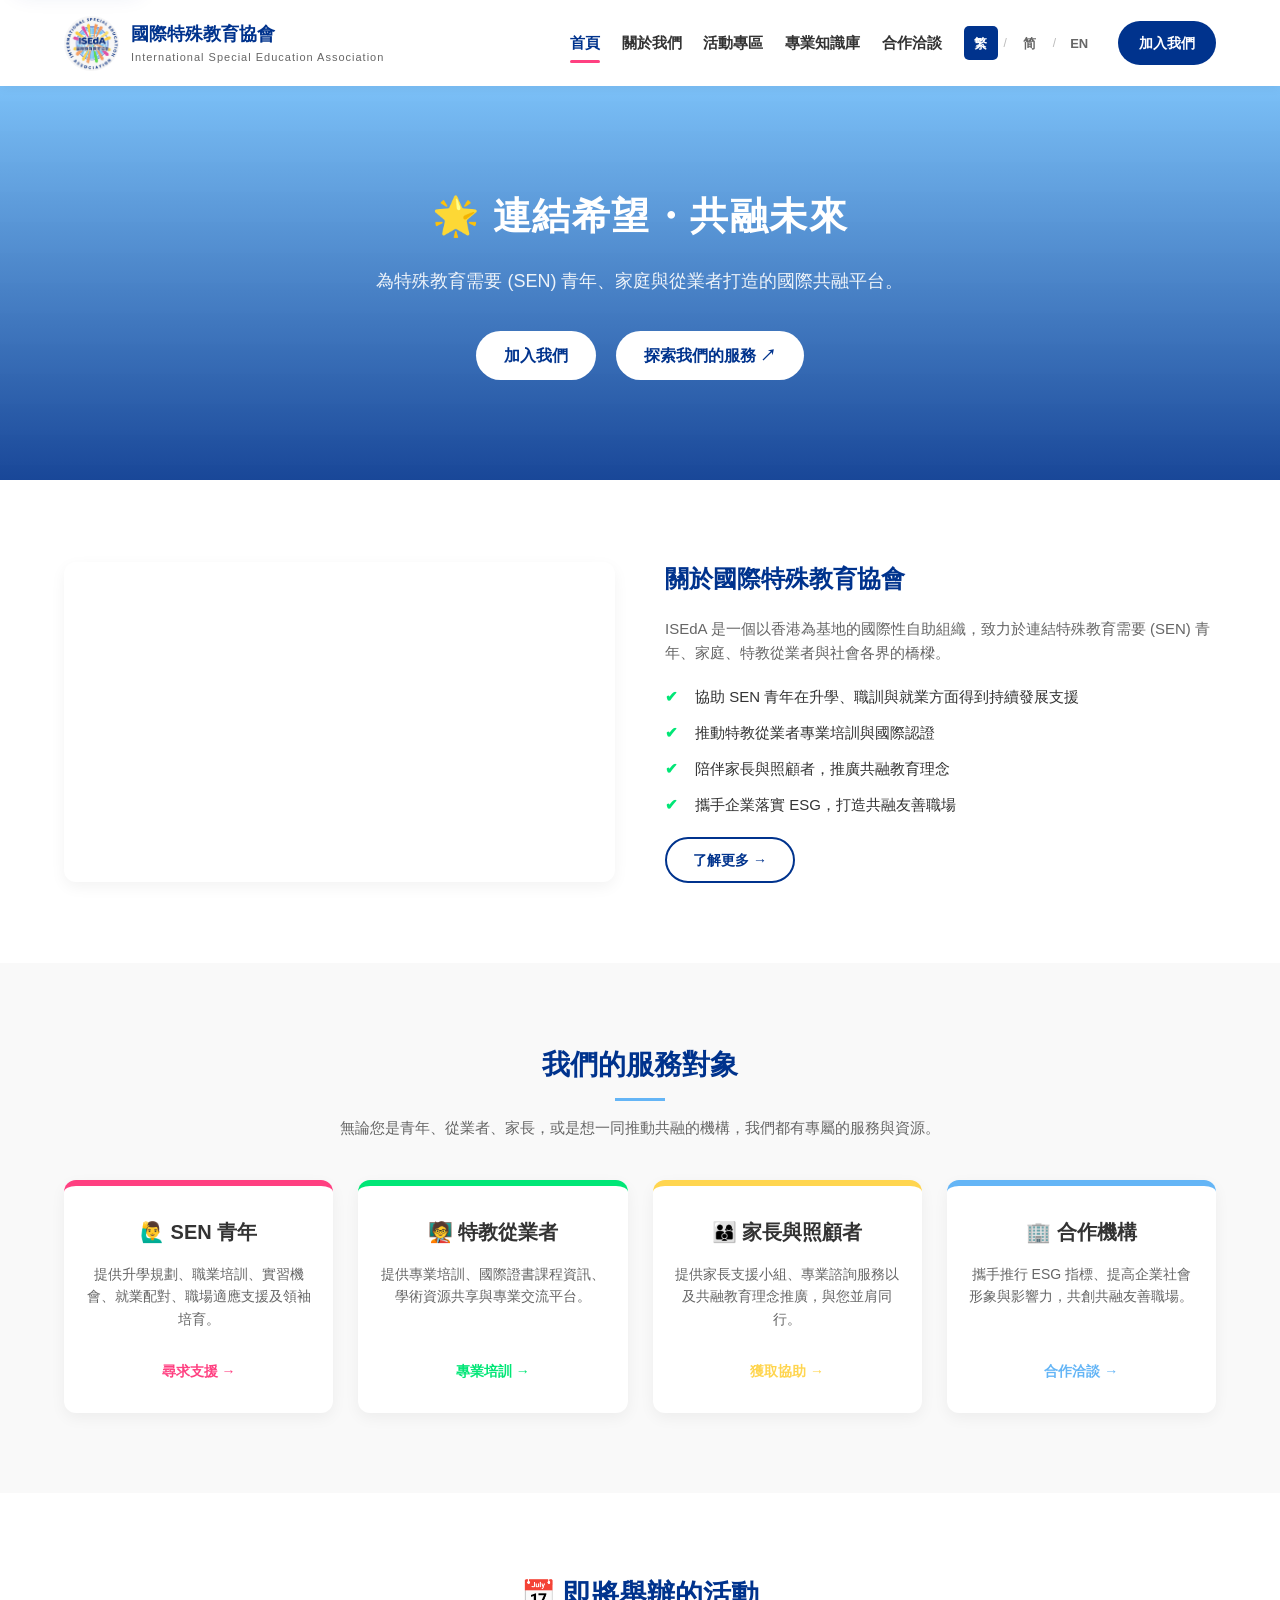
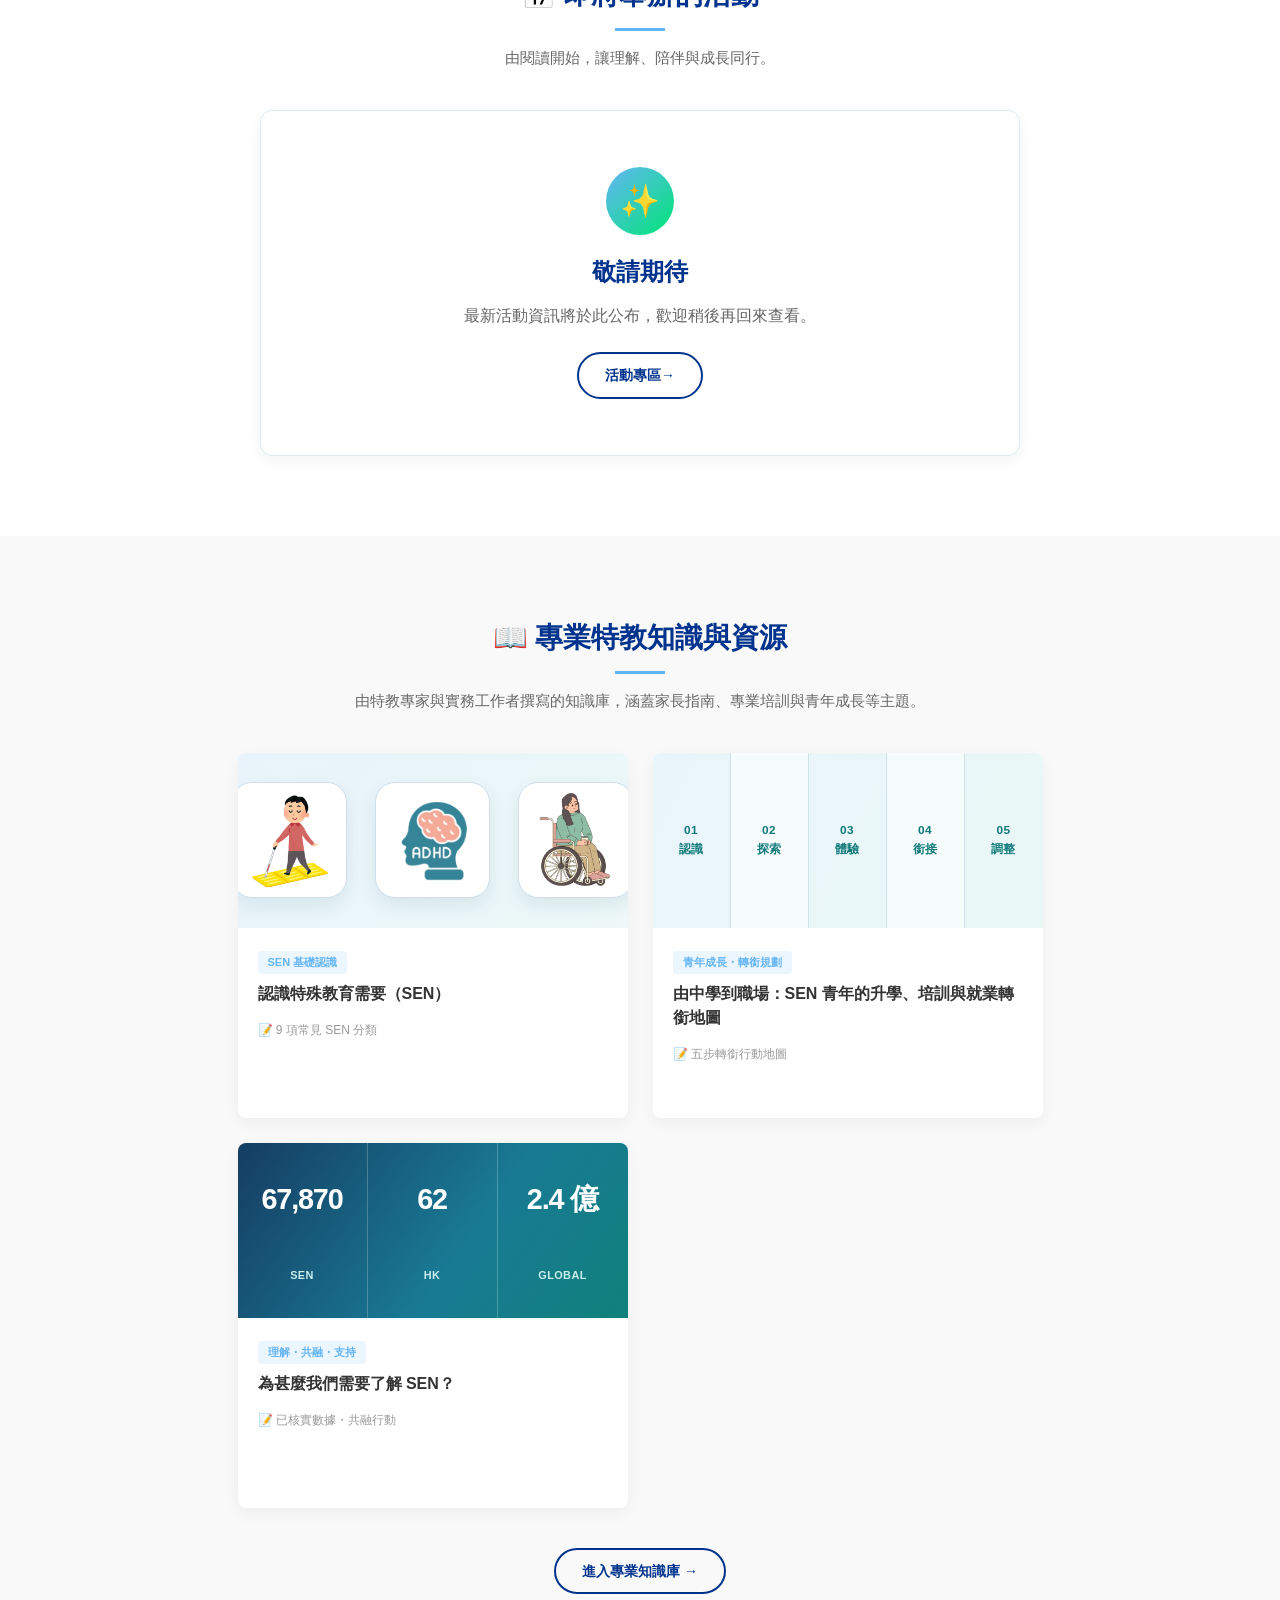
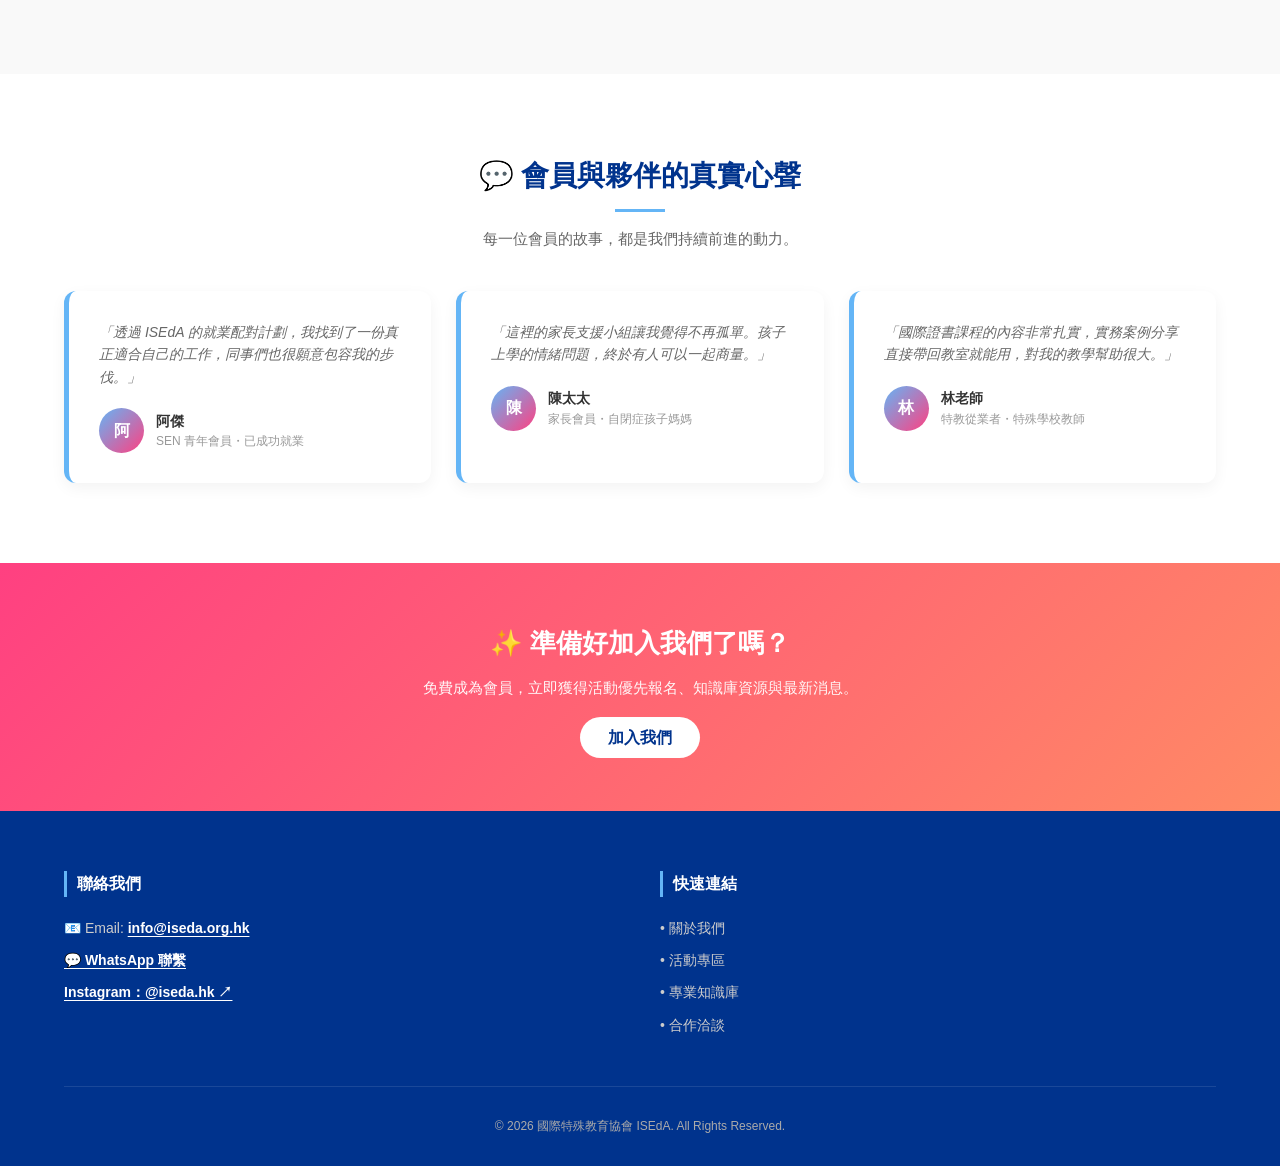
<file: index.html>
<!DOCTYPE html>
<html lang="zh-Hant">
<head>
    <meta charset="UTF-8">
    <meta name="viewport" content="width=device-width, initial-scale=1.0">
    <title data-i18n-title="title.index">ISEdA | International Special Education Association</title>
    <meta name="description" content="國際特殊教育協會（ISEdA／International Special Education Association）以香港為基地，連結 SEN 青年、家庭、特教從業者及社區，推動共融教育、培訓與社會參與。">
    <link rel="canonical" href="https://iseda.org.hk/">
    <script type="application/ld+json">
{
  "@context": "https://schema.org",
  "@graph": [
    {
      "@type": "Organization",
      "@id": "https://iseda.org.hk/#organization",
      "name": "國際特殊教育協會",
      "alternateName": [
        "ISEdA",
        "International Special Education Association"
      ],
      "url": "https://iseda.org.hk/",
      "logo": "https://iseda.org.hk/logo-2026-08-21.jpeg",
      "description": "國際特殊教育協會（ISEdA／International Special Education Association）以香港為基地，連結 SEN 青年、家庭、特教從業者及社區，推動共融教育、培訓與社會參與。",
      "email": "info@iseda.org.hk",
      "telephone": "+85268267865",
      "contactPoint": {
        "@type": "ContactPoint",
        "contactType": "general enquiries",
        "telephone": "+85268267865",
        "email": "info@iseda.org.hk",
        "url": "https://wa.me/85268267865",
        "availableLanguage": [
          "zh-Hant",
          "zh-Hans",
          "en"
        ]
      }
    },
    {
      "@type": "WebSite",
      "@id": "https://iseda.org.hk/#website",
      "url": "https://iseda.org.hk/",
      "name": "ISEdA",
      "alternateName": [
        "國際特殊教育協會",
        "International Special Education Association"
      ],
      "publisher": {
        "@id": "https://iseda.org.hk/#organization"
      },
      "inLanguage": [
        "zh-Hant",
        "zh-Hans",
        "en"
      ]
    }
  ]
}
    </script>
    <link rel="stylesheet" href="style.css?v=20260824.17">
    <!-- 社群分享預覽（Open Graph / Twitter Card） -->
    <meta property="og:type" content="website">
    <meta property="og:site_name" content="ISEdA 國際特殊教育協會">
    <meta property="og:title" content="ISEdA | International Special Education Association">
    <meta property="og:description" content="國際特殊教育協會（ISEdA）致力連結特殊教育需要青年、家庭、特教從業者與社會各界，推動共融教育與社會參與。">
    <meta property="og:url" content="https://iseda.org.hk/">
    <meta property="og:image" content="https://iseda.org.hk/logo-2026-08-21.jpeg">
    <meta property="og:image:secure_url" content="https://iseda.org.hk/logo-2026-08-21.jpeg">
    <meta property="og:image:type" content="image/jpeg">
    <meta property="og:image:width" content="1600">
    <meta property="og:image:height" content="914">
    <meta name="twitter:card" content="summary_large_image">
    <meta name="twitter:title" content="ISEdA | International Special Education Association">
    <meta name="twitter:description" content="國際特殊教育協會（ISEdA）致力連結特殊教育需要青年、家庭、特教從業者與社會各界，推動共融教育與社會參與。">
    <meta name="twitter:image" content="https://iseda.org.hk/logo-2026-08-21.jpeg">
</head>
<body>
    <a class="skip-link" href="#main-content" data-i18n="a11y.skip">跳至主要內容</a>

    <!-- 1. 頂部導航欄 -->
    <header>
        <div class="container header-container">
            <a class="logo-placeholder" href="index.html">
                <div class="logo-box"><img src="logo-2026-08-21.jpeg" alt="ISEdA" width="55" height="55"></div>
                <div class="logo-text">
                    <h1 data-i18n="brand.zh">國際特殊教育協會</h1>
                    <p data-i18n="brand.sub">International Special Education Association</p>
                </div>
            </a>
            <nav id="site-nav">
                <ul>
                    <li><a href="index.html" class="active" data-i18n="nav.home">首頁</a></li>
                    <li class="nav-dropdown">

                        <a href="about.html" class="nav-dropdown-main" data-i18n="nav.about">關於我們</a>

                        <button class="nav-dropdown-toggle" type="button" aria-haspopup="true" aria-expanded="false" aria-controls="about-menu" data-i18n-aria-label="nav.about.toggle.open">

                            <span aria-hidden="true">⌄</span>

                        </button>

                        <ul class="nav-dropdown-menu" id="about-menu" aria-label="關於我們子選單" data-i18n-aria-label="nav.about.menu">

                            <li><a href="founders.html#elvin-lam" data-i18n="nav.about.founders">核心團隊</a></li>

                            <li><a href="honorary-advisors.html#frank-kusse" data-i18n="nav.about.advisors">榮譽顧問團隊</a></li>

                        </ul>

                    </li>
                    <li class="nav-dropdown" data-dropdown-key="events">
                        <a href="events.html" class="nav-dropdown-main" data-i18n="nav.events">活動專區</a>
                        <button class="nav-dropdown-toggle" type="button" aria-haspopup="true" aria-expanded="false" aria-controls="events-menu" data-i18n-aria-label="nav.events.toggle.open"><span aria-hidden="true">⌄</span></button>
                        <ul class="nav-dropdown-menu" id="events-menu" aria-label="更多活動" data-i18n-aria-label="nav.events.menu">
                            <li><a href="activity-directory.html" data-i18n="nav.events.past">過往活動</a></li>
                        </ul>
                    </li>
                    <li><a href="knowledge.html" data-i18n="nav.knowledge">專業知識庫</a></li>
                    <li><a href="partners.html" data-i18n="nav.partners">合作洽談</a></li>
                    <li class="lang-switch">
                        <button class="lang-btn active" data-lang="zh-Hant">繁</button><span class="lang-sep">/</span>
                        <button class="lang-btn" data-lang="zh-Hans">简</button><span class="lang-sep">/</span>
                        <button class="lang-btn" data-lang="en">EN</button>
                    </li>
                    <li><a href="join.html" class="btn-join" data-i18n="nav.login">加入我們</a></li>
                </ul>
            </nav>
            <button class="hamburger" id="hamburger" aria-label="開啟選單">
                <span></span><span></span><span></span>
            </button>
        </div>
    </header>

    <!-- 2. 主視覺區 -->
    <section id="main-content" class="hero">
        <div class="container">
            <h2 data-i18n="index.hero.title">🌟 連結希望・共融未來</h2>
            <p data-i18n="index.hero.sub">為特殊教育需要 (SEN) 青年、家庭與從業者打造的國際共融平台。</p>
            <div class="hero-btns">
                <a href="join.html" class="btn-hero-secondary" data-i18n="index.hero.btn1">加入我們</a>
                <a href="about.html" class="btn-hero-secondary" data-i18n="index.hero.btn2">探索我們的服務 ↗</a>
            </div>
        </div>
    </section>

    <!-- 3. 關於我們預覽 -->
    <section class="section">
        <div class="container">
            <div class="split">
                <div class="split-img reveal" style="background-image: url('https://images.unsplash.com/photo-1577896851231-70ef18881754?auto=format&fit=crop&w=800&q=80')"></div>
                <div class="split-text reveal">
                    <h3 data-i18n="index.about.title">關於國際特殊教育協會</h3>
                    <p data-i18n="index.about.p1">ISEdA 是一個以香港為基地的國際性自助組織，致力於連結特殊教育需要 (SEN) 青年、家庭、特教從業者與社會各界的橋樑。</p>
                    <ul class="check-list">
                        <li data-i18n="index.about.check1">協助 SEN 青年在升學、職訓與就業方面得到持續發展支援</li>
                        <li data-i18n="index.about.check2">推動特教從業者專業培訓與國際認證</li>
                        <li data-i18n="index.about.check3">陪伴家長與照顧者，推廣共融教育理念</li>
                        <li data-i18n="index.about.check4">攜手企業落實 ESG，打造共融友善職場</li>
                    </ul>
                    <a href="about.html" class="btn-outline" data-i18n="index.about.btn">了解更多 →</a>
                </div>
            </div>
        </div>
    </section>

    <!-- 5. 四大傳送門 (分流區) -->
    <section class="section section-alt">
        <div class="container">
            <h2 class="section-title" data-i18n="index.portals.title">我們的服務對象</h2>
            <p class="section-sub" data-i18n="index.portals.sub">無論您是青年、從業者、家長，或是想一同推動共融的機構，我們都有專屬的服務與資源。</p>
            <div class="portal-grid">
                <!-- 青年 -->
                <div class="portal-card portal-youth reveal">
                    <h3 data-i18n="index.portals.youth.title">🙋‍♂️ SEN 青年</h3>
                    <p data-i18n="index.portals.youth.desc">提供升學規劃、職業培訓、實習機會、就業配對、職場適應支援及領袖培育。</p>
                    <a href="join.html" data-i18n="index.portals.youth.link">尋求支援 →</a>
                </div>
                <!-- 從業者 -->
                <div class="portal-card portal-teacher reveal">
                    <h3 data-i18n="index.portals.teacher.title">🧑‍🏫 特教從業者</h3>
                    <p data-i18n="index.portals.teacher.desc">提供專業培訓、國際證書課程資訊、學術資源共享與專業交流平台。</p>
                    <a href="knowledge.html" data-i18n="index.portals.teacher.link">專業培訓 →</a>
                </div>
                <!-- 家長 -->
                <div class="portal-card portal-parents reveal">
                    <h3 data-i18n="index.portals.parents.title">👨‍👩‍👦 家長與照顧者</h3>
                    <p data-i18n="index.portals.parents.desc">提供家長支援小組、專業諮詢服務以及共融教育理念推廣，與您並肩同行。</p>
                    <a href="join.html" data-i18n="index.portals.parents.link">獲取協助 →</a>
                </div>
                <!-- 合作夥伴 -->
                <div class="portal-card portal-partners reveal">
                    <h3 data-i18n="index.portals.partners.title">🏢 合作機構</h3>
                    <p data-i18n="index.portals.partners.desc">攜手推行 ESG 指標、提高企業社會形象與影響力，共創共融友善職場。</p>
                    <a href="partners.html" data-i18n="index.portals.partners.link">合作洽談 →</a>
                </div>
            </div>
        </div>
    </section>

    <!-- 6. 活動預覽：目前沒有已公布活動時，沿用活動專區的誠實空狀態 -->
    <section class="section">
        <div class="container">
            <h2 class="section-title" data-i18n="events.title">📅 敬請期待</h2>
            <p class="section-sub" data-i18n="events.sub">我們正在籌備更多精彩活動，敬請期待。</p>
            <div class="events-coming-soon reveal">
                <div class="events-coming-soon-icon" aria-hidden="true">✨</div>
                <h3 data-i18n="events.empty.title">敬請期待</h3>
                <p data-i18n="events.empty.desc">最新活動資訊將於此公布，歡迎稍後再回來查看。</p>
                <a href="events.html" class="btn-outline index-events-link"><span data-i18n="nav.events">活動專區</span> →</a>
            </div>
        </div>
    </section>

    <!-- 7. 知識庫精選 -->
    <section class="section section-alt">
        <div class="container">
            <h2 class="section-title" data-i18n="index.blog.title">📖 專業特教知識與資源</h2>
            <p class="section-sub" data-i18n="index.blog.sub">認識不同特殊教育需要，從理解開始，建立更適切的支持。</p>
            <div class="blog-grid knowledge-home-grid">
                <a class="blog-card reveal" href="sen-awareness.html">
                    <div class="sen-home-visual" aria-hidden="true">
                        <img src="assets/sen-user-icons/visual-impairment-vi.png" alt="">
                        <img src="assets/sen-user-icons/adhd.png" alt="">
                        <img src="assets/sen-user-icons/physical-disability-pd.png" alt="">
                    </div>
                    <div class="blog-content">
                        <div class="blog-tag" data-i18n="knowledge.sen.tag">SEN 基礎認識</div>
                        <div class="blog-title" data-i18n="knowledge.sen.title">認識特殊教育需要（SEN）</div>
                        <div class="blog-time" data-i18n="knowledge.sen.time">📝 9 項常見 SEN 分類</div>
                    </div>
                </a>
                <a class="blog-card transition-hub-card reveal" href="sen-youth-transition.html">
                    <div class="transition-home-visual" aria-hidden="true"><span data-i18n="transition.visual.1" data-i18n-html>01<br>認識</span><span data-i18n="transition.visual.2" data-i18n-html>02<br>探索</span><span data-i18n="transition.visual.3" data-i18n-html>03<br>體驗</span><span data-i18n="transition.visual.4" data-i18n-html>04<br>銜接</span><span data-i18n="transition.visual.5" data-i18n-html>05<br>調整</span></div>
                    <div class="blog-content">
                        <div class="blog-tag" data-i18n="knowledge.transition.tag">青年成長・轉銜規劃</div>
                        <div class="blog-title" data-i18n="knowledge.transition.title">由中學到職場：SEN 青年的升學、培訓與就業轉銜地圖</div>
                        <div class="blog-time" data-i18n="knowledge.transition.time">📝 五步轉銜行動地圖</div>
                    </div>
                </a>
                <a class="blog-card awareness-hub-card reveal" href="why-understanding-sen.html">
                    <div class="awareness-home-visual" aria-hidden="true"><span>67,870<small>SEN</small></span><span>62<small>HK</small></span><span data-i18n="awareness.visual.global" data-i18n-html>2.4 億<small>GLOBAL</small></span></div>
                    <div class="blog-content">
                        <div class="blog-tag" data-i18n="knowledge.awareness.tag">理解・共融・支持</div>
                        <div class="blog-title" data-i18n="knowledge.awareness.title">為甚麼我們需要了解 SEN？</div>
                        <div class="blog-time" data-i18n="knowledge.awareness.time">📝 已核實數據・共融行動</div>
                    </div>
                </a>
            </div>
            <div style="text-align:center; margin-top: 40px;">
                <a href="knowledge.html" class="btn-outline" data-i18n="index.blog.more">進入專業知識庫 →</a>
            </div>
        </div>
    </section>

    <!-- 8. 見證推薦 -->
    <section class="section">
        <div class="container">
            <h2 class="section-title" data-i18n="index.testi.title">💬 會員與夥伴的真實心聲</h2>
            <p class="section-sub" data-i18n="index.testi.sub">每一位會員的故事，都是我們持續前進的動力。</p>
            <div class="testimonial-grid">
                <div class="testimonial-card reveal">
                    <p data-i18n="index.testi.1.quote">「透過 ISEdA 的就業配對計劃，我找到了一份真正適合自己的工作，同事們也很願意包容我的步伐。」</p>
                    <div class="testimonial-person">
                        <div class="avatar">阿</div>
                        <div>
                            <div class="t-name" data-i18n="index.testi.1.name">阿傑</div>
                            <div class="t-role" data-i18n="index.testi.1.role">SEN 青年會員・已成功就業</div>
                        </div>
                    </div>
                </div>
                <div class="testimonial-card reveal">
                    <p data-i18n="index.testi.2.quote">「這裡的家長支援小組讓我覺得不再孤單。孩子上學的情緒問題，終於有人可以一起商量。」</p>
                    <div class="testimonial-person">
                        <div class="avatar">陳</div>
                        <div>
                            <div class="t-name" data-i18n="index.testi.2.name">陳太太</div>
                            <div class="t-role" data-i18n="index.testi.2.role">家長會員・自閉症孩子媽媽</div>
                        </div>
                    </div>
                </div>
                <div class="testimonial-card reveal">
                    <p data-i18n="index.testi.3.quote">「國際證書課程的內容非常扎實，實務案例分享直接帶回教室就能用，對我的教學幫助很大。」</p>
                    <div class="testimonial-person">
                        <div class="avatar">林</div>
                        <div>
                            <div class="t-name" data-i18n="index.testi.3.name">林老師</div>
                            <div class="t-role" data-i18n="index.testi.3.role">特教從業者・特殊學校教師</div>
                        </div>
                    </div>
                </div>
            </div>
        </div>
    </section>

    <!-- 9. CTA 橫幅 -->
    <section class="cta-band">
        <div class="container">
            <h3 data-i18n="index.cta.title">✨ 準備好加入我們了嗎？</h3>
            <p data-i18n="index.cta.desc">免費成為會員，立即獲得活動優先報名、知識庫資源與最新消息。</p>
            <a href="join.html" class="btn-hero-secondary" data-i18n="index.cta.btn">加入我們</a>
        </div>
    </section>

    <!-- 10. 頁尾與訂閱區 -->
    <footer>
        <div class="container">
            <div class="footer-top">
                <div class="footer-info">
                    <h5 data-i18n="footer.contact">聯絡我們</h5>
                    <p>📧 Email: <a href="mailto:info@iseda.org.hk">info@iseda.org.hk</a></p>
                    <p><a href="https://wa.me/85268267865" target="_blank" rel="noopener noreferrer" data-i18n="footer.contact.whatsapp" data-i18n-aria-label="footer.contact.whatsapp">💬 WhatsApp 聯繫</a></p>
                    <p><a href="https://www.instagram.com/iseda.hk?utm_source=ig_web_button_share_sheet&amp;igsi=ZDNlZDc0MzIxNw==" target="_blank" rel="noopener noreferrer" data-i18n="footer.contact.instagram" data-i18n-aria-label="footer.contact.instagram.aria" aria-label="前往 ISEdA Instagram 官方帳戶（於新視窗開啟）">Instagram：@iseda.hk ↗</a></p>
                </div>
                <div class="footer-links">
                    <h5 data-i18n="footer.links">快速連結</h5>
                    <ul>
                        <li><a href="about.html">• <span data-i18n="nav.about">關於我們</span></a></li>
                        <li><a href="events.html">• <span data-i18n="nav.events">最新活動</span></a></li>
                        <li><a href="knowledge.html">• <span data-i18n="nav.knowledge">專業知識庫</span></a></li>
                        <li><a href="partners.html">• <span data-i18n="nav.partners">合作洽談</span></a></li>
                    </ul>
                </div>
            </div>
            <div class="footer-bottom">
                <p>© 2026 國際特殊教育協會 ISEdA. All Rights Reserved.</p>
            </div>
        </div>
    </footer>

    <button class="back-to-top" id="backToTop" aria-label="回到頂端">↑</button>

    <script src="lang.js?v=20260824.17"></script>
    <script src="script.js?v=20260823.12"></script>
</body>
</html>

<!-- deploy trigger 20260829181333 -->
</file>
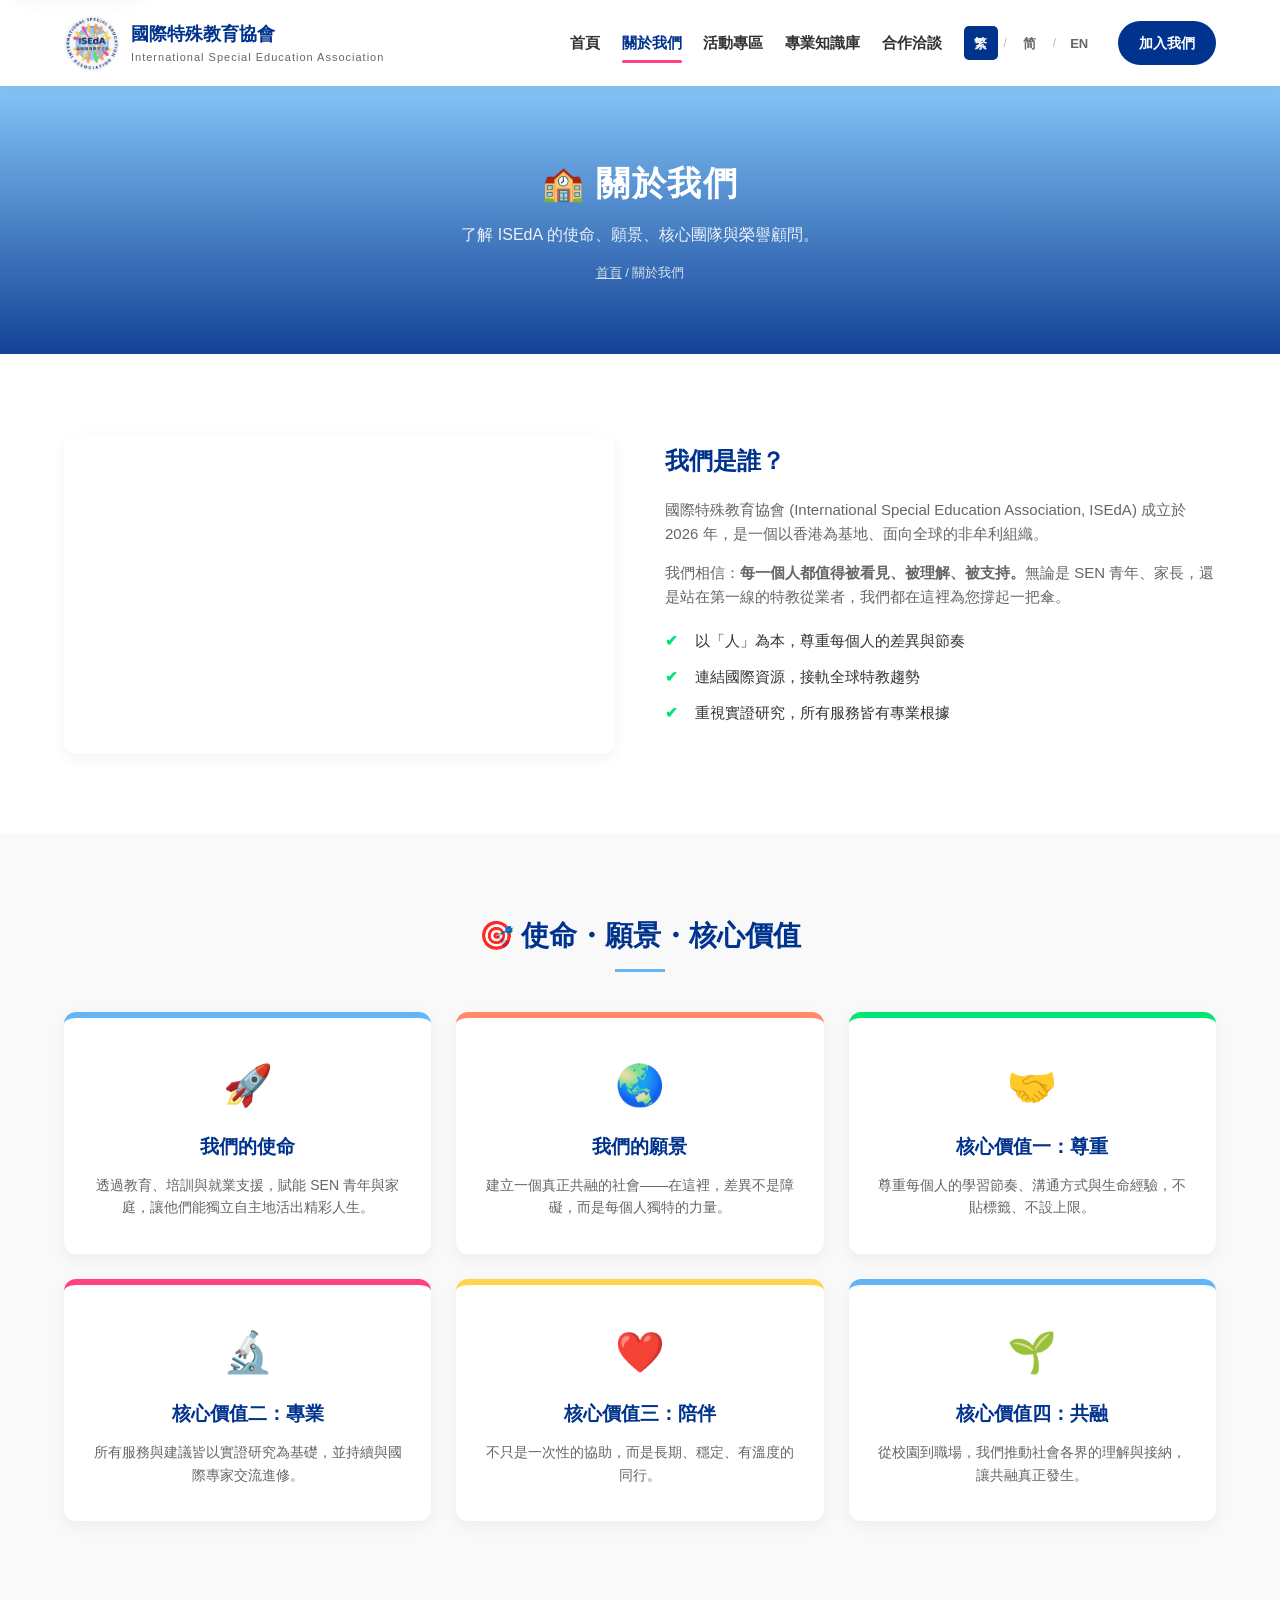
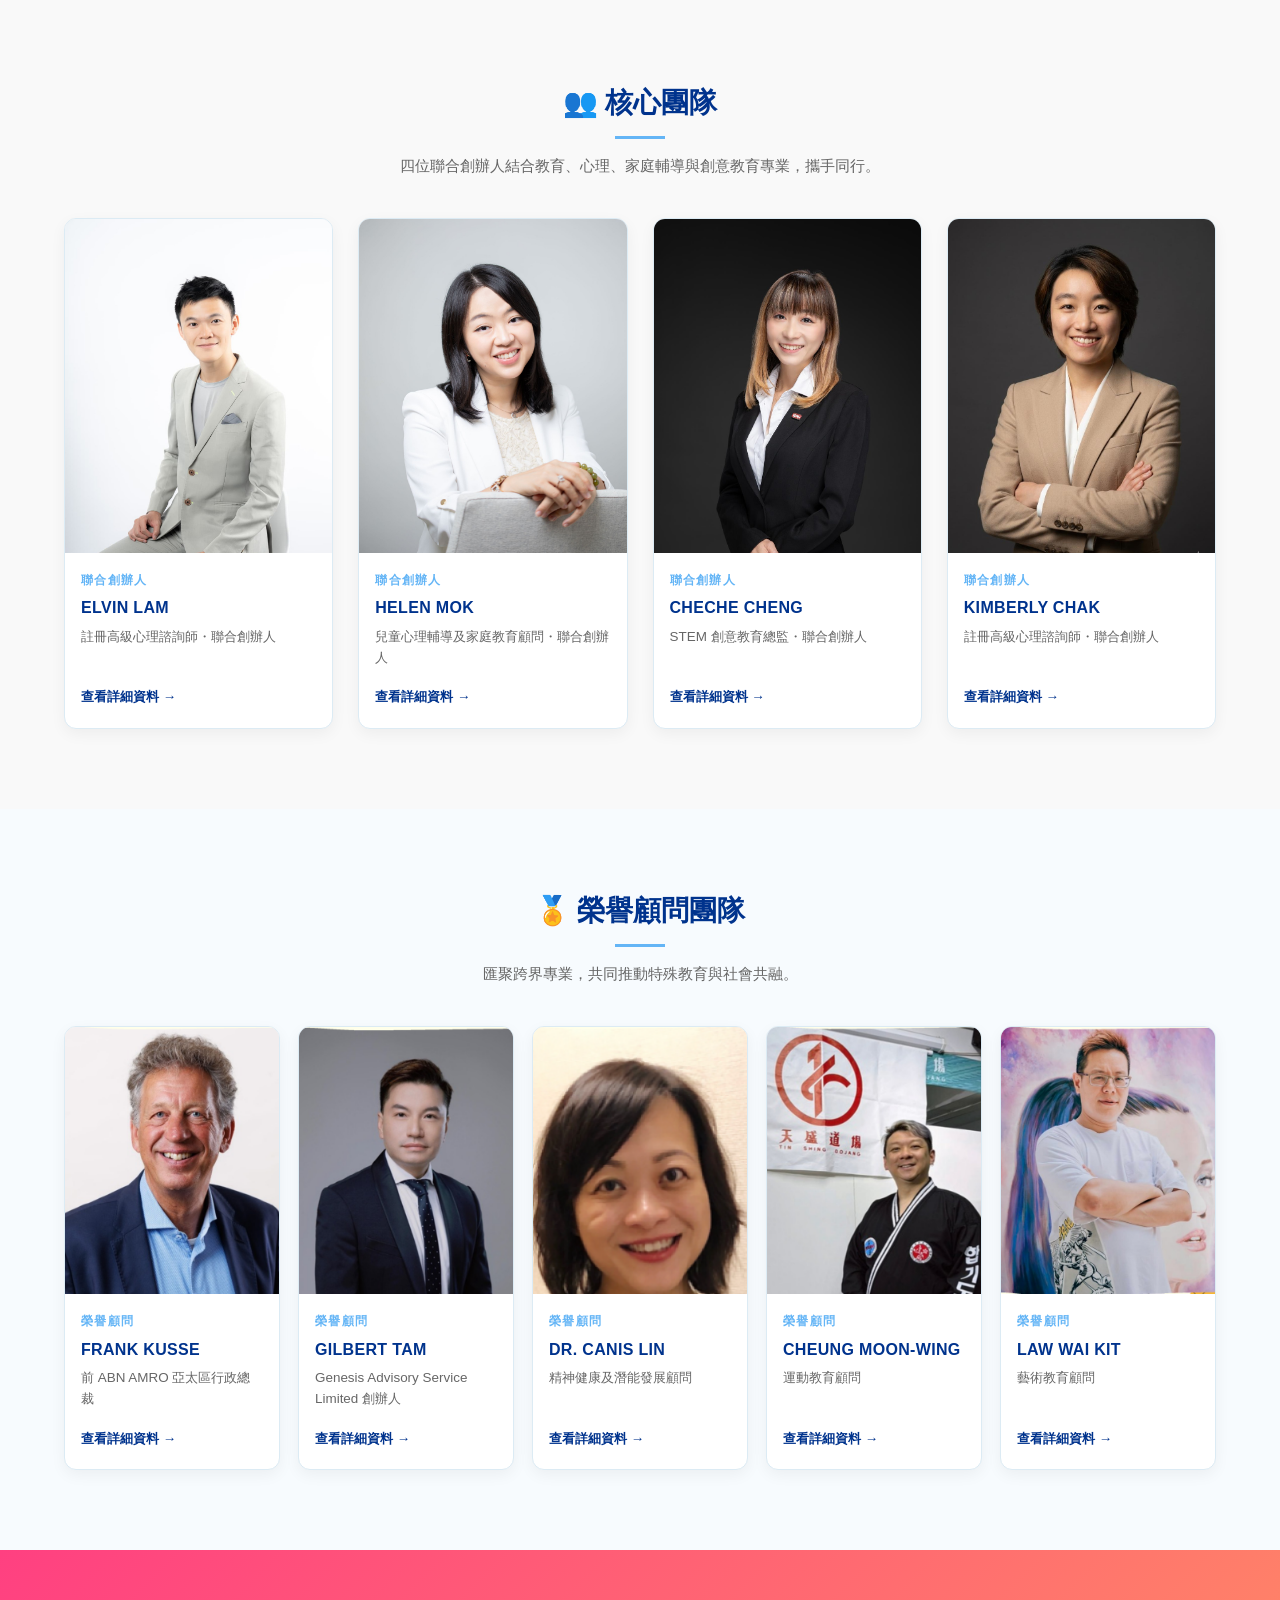
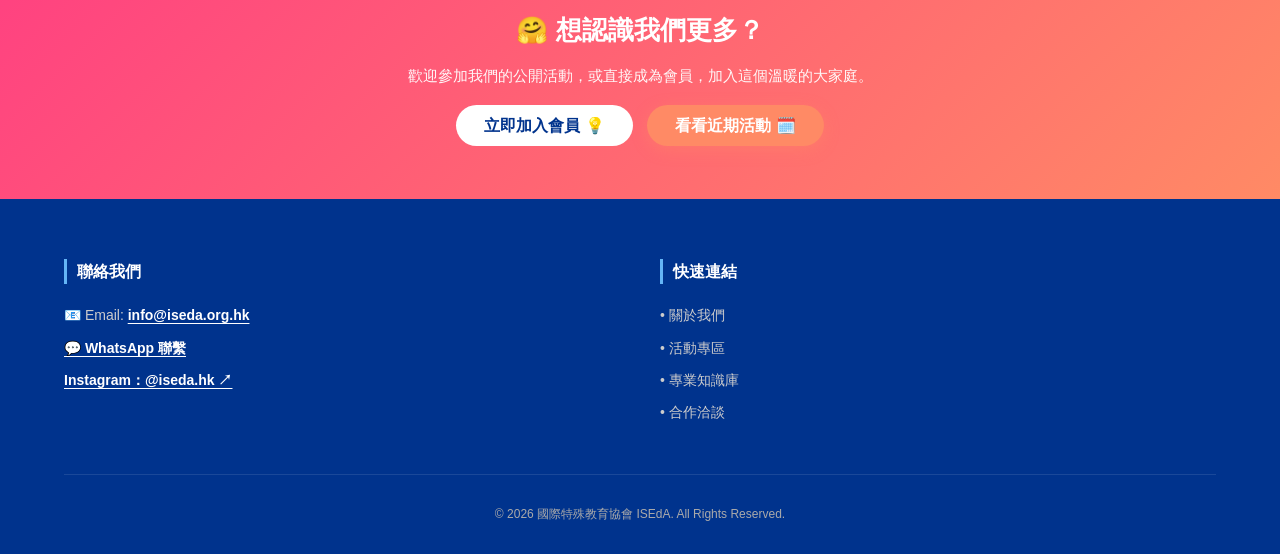
<file: about.html>
<!DOCTYPE html>
<html lang="zh-Hant">
<head>
    <meta charset="UTF-8">
    <meta name="viewport" content="width=device-width, initial-scale=1.0">
    <title data-i18n-title="title.about">關於我們 - ISEdA 國際特殊教育協會</title>
    <meta name="description" content="了解國際特殊教育協會（ISEdA／International Special Education Association）的使命、核心團隊及榮譽顧問，攜手推動 SEN 共融教育與社會參與。">
    <link rel="canonical" href="https://iseda.org.hk/about.html">
    <link rel="stylesheet" href="style.css?v=20260823.15">
    <!-- 社群分享預覽（Open Graph / Twitter Card） -->
    <meta property="og:type" content="website">
    <meta property="og:site_name" content="ISEdA 國際特殊教育協會">
    <meta property="og:title" content="關於我們｜ISEdA 國際特殊教育協會">
    <meta property="og:description" content="國際特殊教育協會（ISEdA）致力連結特殊教育需要青年、家庭、特教從業者與社會各界，推動共融教育與社會參與。">
    <meta property="og:url" content="https://iseda.org.hk/about.html">
    <meta property="og:image" content="https://iseda.org.hk/logo-2026-08-21.jpeg">
    <meta property="og:image:secure_url" content="https://iseda.org.hk/logo-2026-08-21.jpeg">
    <meta property="og:image:type" content="image/jpeg">
    <meta property="og:image:width" content="1600">
    <meta property="og:image:height" content="914">
    <meta name="twitter:card" content="summary_large_image">
    <meta name="twitter:title" content="關於我們｜ISEdA 國際特殊教育協會">
    <meta name="twitter:description" content="國際特殊教育協會（ISEdA）致力連結特殊教育需要青年、家庭、特教從業者與社會各界，推動共融教育與社會參與。">
    <meta name="twitter:image" content="https://iseda.org.hk/logo-2026-08-21.jpeg">
</head>
<body>
    <a class="skip-link" href="#main-content" data-i18n="a11y.skip">跳至主要內容</a>
    <header>
        <div class="container header-container">
            <a class="logo-placeholder" href="index.html">
                <div class="logo-box"><img src="logo-2026-08-21.jpeg" alt="ISEdA" width="55" height="55"></div>
                <div class="logo-text">
                    <h1 data-i18n="brand.zh">國際特殊教育協會</h1>
                    <p data-i18n="brand.sub">International Special Education Association</p>
                </div>
            </a>
            <nav id="site-nav">
                <ul>
                    <li><a href="index.html" data-i18n="nav.home">首頁</a></li>
                    <li class="nav-dropdown">

                        <a href="about.html" class="nav-dropdown-main active" data-i18n="nav.about">關於我們</a>

                        <button class="nav-dropdown-toggle" type="button" aria-haspopup="true" aria-expanded="false" aria-controls="about-menu" data-i18n-aria-label="nav.about.toggle.open">

                            <span aria-hidden="true">⌄</span>

                        </button>

                        <ul class="nav-dropdown-menu" id="about-menu" aria-label="關於我們子選單" data-i18n-aria-label="nav.about.menu">

                            <li><a href="founders.html#elvin-lam" data-i18n="nav.about.founders">核心團隊</a></li>

                            <li><a href="honorary-advisors.html#frank-kusse" data-i18n="nav.about.advisors">榮譽顧問團隊</a></li>

                        </ul>

                    </li>
                    <li class="nav-dropdown" data-dropdown-key="events">
                        <a href="events.html" class="nav-dropdown-main" data-i18n="nav.events">活動專區</a>
                        <button class="nav-dropdown-toggle" type="button" aria-haspopup="true" aria-expanded="false" aria-controls="events-menu" data-i18n-aria-label="nav.events.toggle.open"><span aria-hidden="true">⌄</span></button>
                        <ul class="nav-dropdown-menu" id="events-menu" aria-label="更多活動" data-i18n-aria-label="nav.events.menu">
                            <li><a href="activity-directory.html" data-i18n="nav.events.past">過往活動</a></li>
                        </ul>
                    </li>
                    <li><a href="knowledge.html" data-i18n="nav.knowledge">專業知識庫</a></li>
                    <li><a href="partners.html" data-i18n="nav.partners">合作洽談</a></li>
                    <li class="lang-switch">
                        <button class="lang-btn active" data-lang="zh-Hant">繁</button><span class="lang-sep">/</span>
                        <button class="lang-btn" data-lang="zh-Hans">简</button><span class="lang-sep">/</span>
                        <button class="lang-btn" data-lang="en">EN</button>
                    </li>
                    <li><a href="join.html" class="btn-join" data-i18n="nav.login">加入我們</a></li>
</ul>
            </nav>
            <button class="hamburger" id="hamburger" aria-label="開啟選單">
                <span></span><span></span><span></span>
            </button>
        </div>
    </header>
    <section id="main-content" class="page-hero">
        <div class="container">
            <h2 data-i18n="about.hero.title">🏫 關於我們</h2>
            <p data-i18n="about.hero.sub">了解 ISEdA 的使命、願景與發展歷程。</p>
            <div class="breadcrumb"><a href="index.html" data-i18n="crumb.home">首頁</a> / <span data-i18n="crumb.about">crumb.about</span></div>
        </div>
    </section>

    <section class="section">
        <div class="container">
            <div class="split">
                <div class="split-img reveal" style="background-image: url('https://images.unsplash.com/photo-1523240795612-9a054b0db644?auto=format&fit=crop&w=800&q=80')"></div>
                <div class="split-text reveal">
                    <h3 data-i18n="about.who.title">我們是誰？</h3>
                    <p data-i18n="about.who.p1">國際特殊教育協會 (International Special Education Association, ISEdA) 成立於 2026 年，是一個以香港為基地、面向全球的非牟利組織。</p>
                    <p data-i18n="about.who.p2" data-i18n-html>我們相信：<strong>每一個人都值得被看見、被理解、被支持。</strong>無論是 SEN 青年、家長，還是站在第一線的特教從業者，我們都在這裡為您撐起一把傘。</p>
                    <ul class="check-list">
                        <li data-i18n="about.who.check1">以「人」為本，尊重每個人的差異與節奏</li>
                        <li data-i18n="about.who.check2">連結國際資源，接軌全球特教趨勢</li>
                        <li data-i18n="about.who.check3">重視實證研究，所有服務皆有專業根據</li>
                    </ul>
                </div>
            </div>
        </div>
    </section>
    <section class="section section-alt">
        <div class="container">
            <h2 class="section-title" data-i18n="about.mv.title">🎯 使命・願景・核心價值</h2>
            <div class="mv-grid">
                <div class="mv-card reveal"><div class="mv-icon">🚀</div><h3 data-i18n="about.mv.mission.title">我們的使命</h3><p data-i18n="about.mv.mission.desc">透過教育、培訓與就業支援，賦能 SEN 青年與家庭，讓他們能獨立自主地活出精彩人生。</p></div>
                <div class="mv-card orange reveal"><div class="mv-icon">🌏</div><h3 data-i18n="about.mv.vision.title">我們的願景</h3><p data-i18n="about.mv.vision.desc">建立一個真正共融的社會——在這裡，差異不是障礙，而是每個人獨特的力量。</p></div>
                <div class="mv-card green reveal"><div class="mv-icon">🤝</div><h3 data-i18n="about.mv.v1.title">核心價值一：尊重</h3><p data-i18n="about.mv.v1.desc">尊重每個人的學習節奏、溝通方式與生命經驗，不貼標籤、不設上限。</p></div>
                <div class="mv-card pink reveal"><div class="mv-icon">🔬</div><h3 data-i18n="about.mv.v2.title">核心價值二：專業</h3><p data-i18n="about.mv.v2.desc">所有服務與建議皆以實證研究為基礎，並持續與國際專家交流進修。</p></div>
                <div class="mv-card yellow reveal"><div class="mv-icon">❤️</div><h3 data-i18n="about.mv.v3.title">核心價值三：陪伴</h3><p data-i18n="about.mv.v3.desc">不只是一次性的協助，而是長期、穩定、有溫度的同行。</p></div>
                <div class="mv-card reveal"><div class="mv-icon">🌱</div><h3 data-i18n="about.mv.v4.title">核心價值四：共融</h3><p data-i18n="about.mv.v4.desc">從校園到職場，我們推動社會各界的理解與接納，讓共融真正發生。</p></div>
            </div>
        </div>
    </section>
    <section class="section section-alt" id="core-team">
        <div class="container">
            <h2 class="section-title" data-i18n="about.team.title">👥 核心團隊</h2>
            <p class="section-sub" data-i18n="about.team.sub">四位聯合創辦人結合教育、心理、家庭輔導與創意教育專業，攜手同行。</p>
            <div class="team-grid founder-team-grid">
                <a class="advisor-card founder-card-link reveal" href="founders.html#elvin-lam">
                    <img src="assets/team/elvin-lam.png" alt="Elvin Lam，ISEdA 聯合創辦人及註冊高級心理諮詢師" data-i18n-alt="founders.person1.alt">
                    <span class="advisor-card-body">
                        <span class="advisor-card-label" data-i18n="about.team.founder">聯合創辦人</span>
                        <strong>ELVIN LAM</strong>
                        <span class="advisor-card-role" data-i18n="founders.person1.role">註冊高級心理諮詢師・聯合創辦人</span>
                        <span class="advisor-card-cta" data-i18n="founders.view">查看詳細資料 →</span>
                    </span>
                </a>
                <a class="advisor-card founder-card-link reveal" href="founders.html#helen-mok">
                    <img src="assets/team/helen-mok.png" alt="Helen Mok，ISEdA 聯合創辦人及兒童心理輔導與家庭教育顧問" data-i18n-alt="founders.person2.alt">
                    <span class="advisor-card-body">
                        <span class="advisor-card-label" data-i18n="about.team.founder">聯合創辦人</span>
                        <strong>HELEN MOK</strong>
                        <span class="advisor-card-role" data-i18n="founders.person2.role">兒童心理輔導及家庭教育顧問・聯合創辦人</span>
                        <span class="advisor-card-cta" data-i18n="founders.view">查看詳細資料 →</span>
                    </span>
                </a>
                <a class="advisor-card founder-card-link reveal" href="founders.html#cheche-cheng">
                    <img src="assets/team/cheche-cheng.png" alt="Cheche Cheng，ISEdA 聯合創辦人及 STEM 創意教育總監" data-i18n-alt="founders.person3.alt">
                    <span class="advisor-card-body">
                        <span class="advisor-card-label" data-i18n="about.team.founder">聯合創辦人</span>
                        <strong>CHECHE CHENG</strong>
                        <span class="advisor-card-role" data-i18n="founders.person3.role">STEM 創意教育總監・聯合創辦人</span>
                        <span class="advisor-card-cta" data-i18n="founders.view">查看詳細資料 →</span>
                    </span>
                </a>
                <a class="advisor-card founder-card-link reveal" href="founders.html#kimberly-chak">
                    <img src="assets/team/kimberly-chak.png" alt="Kimberly Chak，ISEdA 聯合創辦人及註冊高級心理諮詢師" data-i18n-alt="founders.person4.alt">
                    <span class="advisor-card-body">
                        <span class="advisor-card-label" data-i18n="about.team.founder">聯合創辦人</span>
                        <strong>KIMBERLY CHAK</strong>
                        <span class="advisor-card-role" data-i18n="founders.person4.role">註冊高級心理諮詢師・聯合創辦人</span>
                        <span class="advisor-card-cta" data-i18n="founders.view">查看詳細資料 →</span>
                    </span>
                </a>
            </div>
        </div>
    </section>
    <section class="section honorary-advisors-section" id="honorary-advisors" aria-labelledby="honorary-advisors-title">
        <div class="container">
            <h2 id="honorary-advisors-title" class="section-title" data-i18n="about.advisors.title">🏅 榮譽顧問團隊</h2>
            <p class="section-sub" data-i18n="about.advisors.sub">匯聚跨界專業，共同推動特殊教育與社會共融。</p>
            <div class="advisor-grid">
                <a class="advisor-card reveal" href="honorary-advisors.html#frank-kusse">
                    <img src="assets/advisors/frank-kusse.png" alt="Frank Kusse，ISEdA 榮譽顧問" data-i18n-alt="advisors.person1.alt">
                    <span class="advisor-card-body">
                        <span class="advisor-card-label" data-i18n="advisors.honorary">榮譽顧問</span>
                        <strong>FRANK KUSSE</strong>
                        <span class="advisor-card-role" data-i18n="advisors.person1.role">前 ABN AMRO 亞太區行政總裁</span>
                        <span class="advisor-card-cta" data-i18n="advisors.view">查看詳細資料 →</span>
                    </span>
                </a>
                <a class="advisor-card reveal" href="honorary-advisors.html#gilbert-tam">
                    <img src="assets/advisors/gilbert-tam.png" alt="Gilbert Tam，ISEdA 榮譽顧問" data-i18n-alt="advisors.person2.alt">
                    <span class="advisor-card-body">
                        <span class="advisor-card-label" data-i18n="advisors.honorary">榮譽顧問</span>
                        <strong>GILBERT TAM</strong>
                        <span class="advisor-card-role" data-i18n="advisors.person2.role">Genesis Advisory Service Limited 創辦人</span>
                        <span class="advisor-card-cta" data-i18n="advisors.view">查看詳細資料 →</span>
                    </span>
                </a>
                <a class="advisor-card reveal" href="honorary-advisors.html#canis-lin">
                    <img src="assets/advisors/canis-lin.png" alt="Dr. Canis Lin，ISEdA 精神健康及潛能發展顧問" data-i18n-alt="advisors.person3.alt">
                    <span class="advisor-card-body">
                        <span class="advisor-card-label" data-i18n="advisors.honorary">榮譽顧問</span>
                        <strong>DR. CANIS LIN</strong>
                        <span class="advisor-card-role" data-i18n="advisors.person3.role">精神健康及潛能發展顧問</span>
                        <span class="advisor-card-cta" data-i18n="advisors.view">查看詳細資料 →</span>
                    </span>
                </a>
                <a class="advisor-card reveal" href="honorary-advisors.html#cheung-moon-wing">
                    <img src="assets/advisors/cheung-moon-wing.png" alt="Cheung Moon-Wing，ISEdA 運動教育顧問" data-i18n-alt="advisors.person4.alt">
                    <span class="advisor-card-body">
                        <span class="advisor-card-label" data-i18n="advisors.honorary">榮譽顧問</span>
                        <strong>CHEUNG MOON-WING</strong>
                        <span class="advisor-card-role" data-i18n="advisors.person4.role">運動教育顧問</span>
                        <span class="advisor-card-cta" data-i18n="advisors.view">查看詳細資料 →</span>
                    </span>
                </a>
                <a class="advisor-card reveal" href="honorary-advisors.html#law-wai-kit">
                    <img src="assets/advisors/law-wai-kit.png" alt="Law Wai Kit，ISEdA 藝術教育顧問" data-i18n-alt="advisors.person5.alt">
                    <span class="advisor-card-body">
                        <span class="advisor-card-label" data-i18n="advisors.honorary">榮譽顧問</span>
                        <strong>LAW WAI KIT</strong>
                        <span class="advisor-card-role" data-i18n="advisors.person5.role">藝術教育顧問</span>
                        <span class="advisor-card-cta" data-i18n="advisors.view">查看詳細資料 →</span>
                    </span>
                </a>
            </div>
        </div>
    </section>
    <section class="cta-band">
        <div class="container">
            <h3 data-i18n="about.cta.title">🤗 想認識我們更多？</h3>
            <p data-i18n="about.cta.desc">歡迎參加我們的公開活動，或直接成為會員，加入這個溫暖的大家庭。</p>
            <a href="join.html" class="btn-hero-secondary" data-i18n="about.cta.btn1">立即加入會員 💡</a>
            <a href="events.html" class="btn-hero-primary" style="margin-left: 10px;" data-i18n="about.cta.btn2">看看近期活動 🗓️</a>
        </div>
    </section>
    <footer>
        <div class="container">
            <div class="footer-top">
                <div class="footer-info">
                    <h5 data-i18n="footer.contact">聯絡我們</h5>
                    <p>📧 Email: <a href="mailto:info@iseda.org.hk">info@iseda.org.hk</a></p>
                    <p><a href="https://wa.me/85268267865" target="_blank" rel="noopener noreferrer" data-i18n="footer.contact.whatsapp" data-i18n-aria-label="footer.contact.whatsapp">💬 WhatsApp 聯繫</a></p>
                    <p><a href="https://www.instagram.com/iseda.hk?utm_source=ig_web_button_share_sheet&amp;igsi=ZDNlZDc0MzIxNw==" target="_blank" rel="noopener noreferrer" data-i18n="footer.contact.instagram" data-i18n-aria-label="footer.contact.instagram.aria" aria-label="前往 ISEdA Instagram 官方帳戶（於新視窗開啟）">Instagram：@iseda.hk ↗</a></p>
                </div>
                <div class="footer-links">
                    <h5 data-i18n="footer.links">快速連結</h5>
                    <ul>
                        <li><a href="about.html">• <span data-i18n="nav.about">關於我們</span></a></li>
                        <li><a href="events.html">• <span data-i18n="nav.events">最新活動</span></a></li>
                        <li><a href="knowledge.html">• <span data-i18n="nav.knowledge">專業知識庫</span></a></li>
                        <li><a href="partners.html">• <span data-i18n="nav.partners">合作洽談</span></a></li>
                    </ul>
                </div>
            </div>
            <div class="footer-bottom">
                <p>© 2026 國際特殊教育協會 ISEdA. All Rights Reserved.</p>
            </div>
        </div>
    </footer>

    <button class="back-to-top" id="backToTop" aria-label="回到頂端">↑</button>

    <script src="lang.js?v=20260824.13"></script>
    <script src="script.js?v=20260823.12"></script>
</body>
</html>
</file>
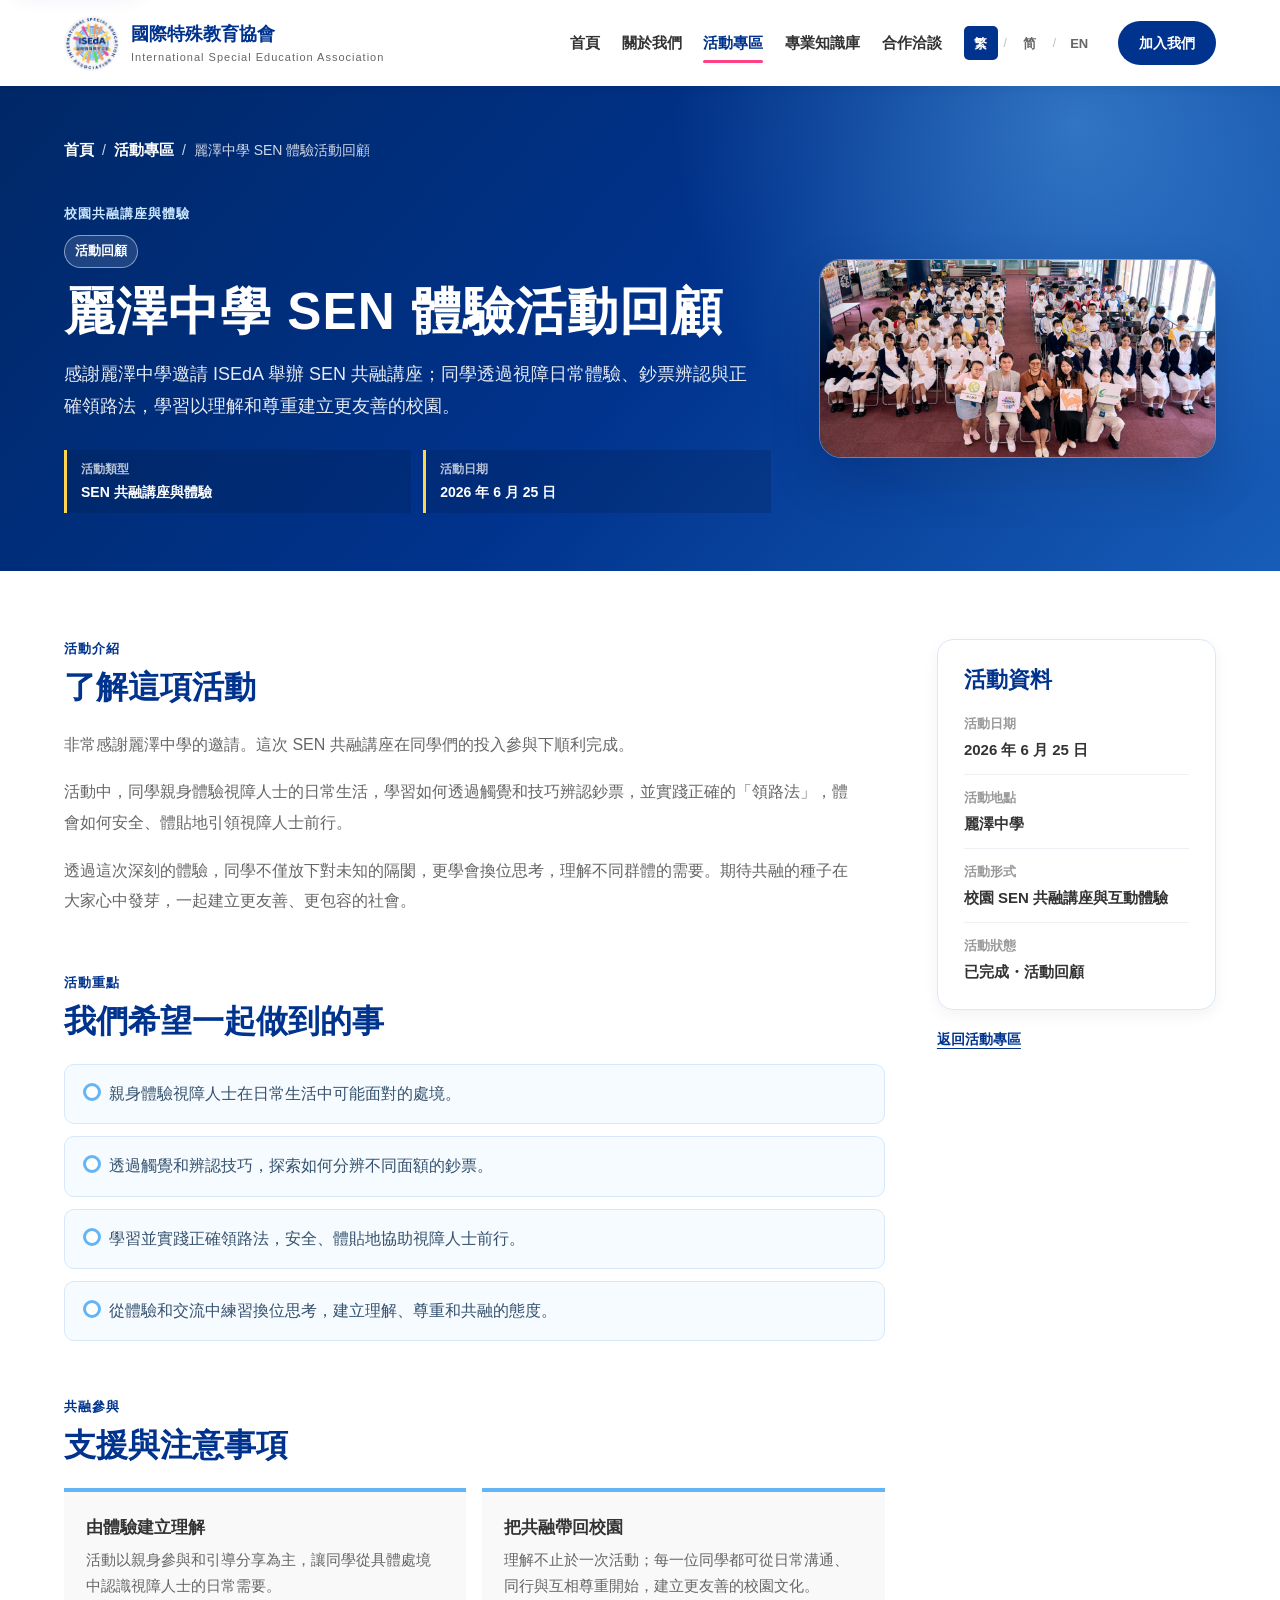
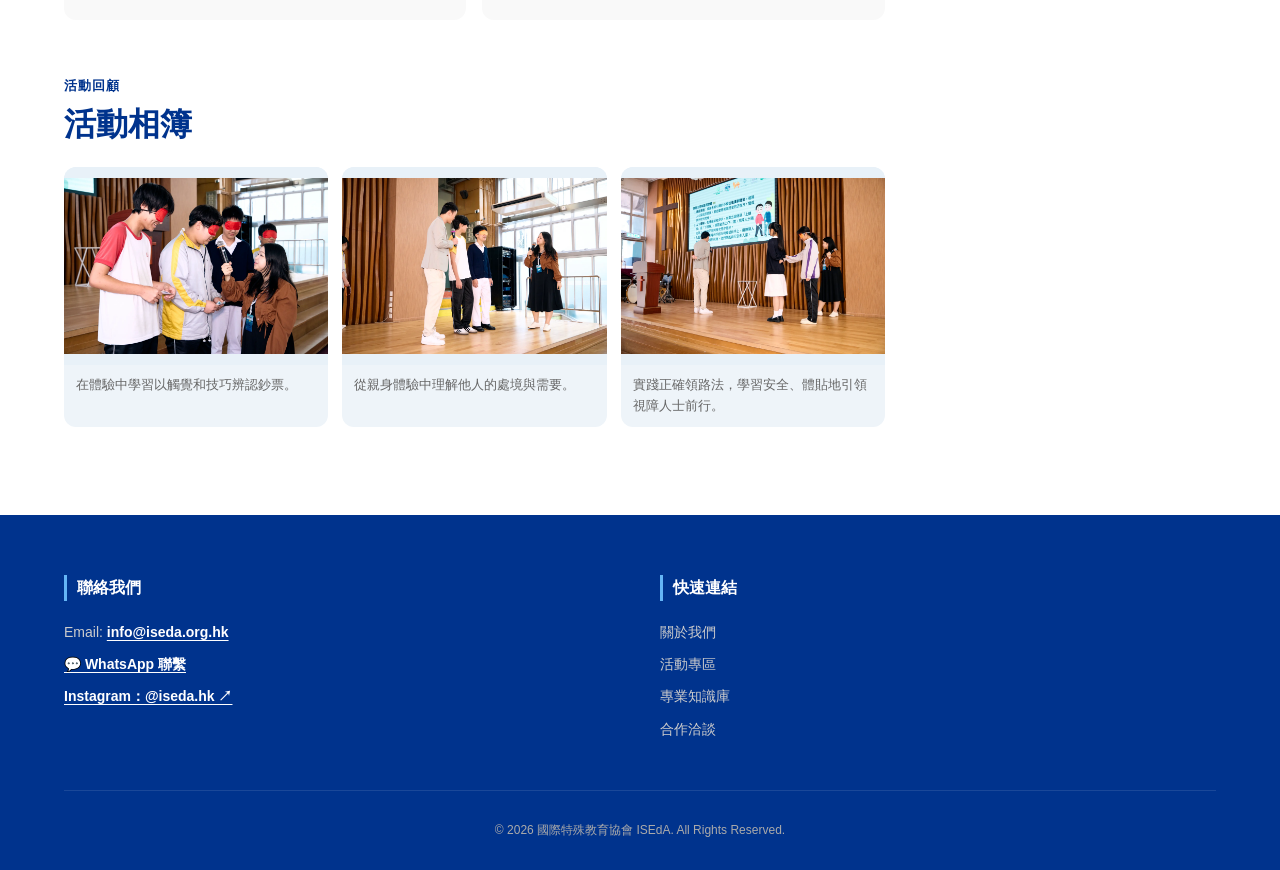
<file: activity-detail.html>
<!DOCTYPE html>
<html lang="zh-Hant">
<head>
    <meta charset="UTF-8">
    <meta name="viewport" content="width=device-width, initial-scale=1.0">
    <title data-i18n-title="activity.template.title">活動詳情 - ISEdA 國際特殊教育協會</title>
    <meta name="description" content="瀏覽國際特殊教育協會（ISEdA）的活動詳情、服務資訊、報名安排及活動回顧。">
    <link rel="canonical" href="https://iseda.org.hk/activity-detail.html">
    <link rel="stylesheet" href="style.css?v=20260828.activity-template">
    <meta property="og:type" content="website">
    <meta property="og:site_name" content="ISEdA 國際特殊教育協會">
    <meta property="og:title" content="活動詳情｜ISEdA 國際特殊教育協會">
    <meta property="og:description" content="瀏覽 ISEdA 的活動詳情、服務資訊及參與安排。">
    <meta property="og:url" content="https://iseda.org.hk/activity-detail.html">
    <meta property="og:image" content="https://iseda.org.hk/logo-2026-08-21.jpeg">
    <meta property="og:image:secure_url" content="https://iseda.org.hk/logo-2026-08-21.jpeg">
    <meta property="og:image:type" content="image/jpeg">
    <meta property="og:image:width" content="1600">
    <meta property="og:image:height" content="914">
    <meta name="twitter:card" content="summary_large_image">
    <meta name="twitter:title" content="活動詳情｜ISEdA 國際特殊教育協會">
    <meta name="twitter:description" content="瀏覽 ISEdA 的活動詳情、服務資訊及參與安排。">
    <meta name="twitter:image" content="https://iseda.org.hk/logo-2026-08-21.jpeg">
</head>
<body class="activity-detail-page">
    <a class="skip-link" href="#main-content" data-i18n="a11y.skip">跳至主要內容</a>
    <header>
        <div class="container header-container">
            <a class="logo-placeholder" href="index.html" data-i18n-aria-label="activity.template.home.aria">
                <div class="logo-box"><img src="logo-2026-08-21.jpeg" alt="ISEdA" width="55" height="55"></div>
                <div class="logo-text">
                    <h1 data-i18n="brand.zh">國際特殊教育協會</h1>
                    <p data-i18n="brand.sub">International Special Education Association</p>
                </div>
            </a>
            <nav id="site-nav">
                <ul>
                    <li><a href="index.html" data-i18n="nav.home">首頁</a></li>
                    <li class="nav-dropdown">
                        <a href="about.html" class="nav-dropdown-main" data-i18n="nav.about">關於我們</a>
                        <button class="nav-dropdown-toggle" type="button" aria-haspopup="true" aria-expanded="false" aria-controls="about-menu" data-i18n-aria-label="nav.about.toggle.open">
                            <span aria-hidden="true">⌄</span>
                        </button>
                        <ul class="nav-dropdown-menu" id="about-menu" aria-label="關於我們子選單" data-i18n-aria-label="nav.about.menu">
                            <li><a href="founders.html#elvin-lam" data-i18n="nav.about.founders">核心團隊</a></li>
                            <li><a href="honorary-advisors.html#frank-kusse" data-i18n="nav.about.advisors">榮譽顧問團隊</a></li>
                        </ul>
                    </li>
                    <li class="nav-dropdown" data-dropdown-key="events">
                        <a href="events.html" class="nav-dropdown-main active" data-i18n="nav.events">活動專區</a>
                        <button class="nav-dropdown-toggle" type="button" aria-haspopup="true" aria-expanded="false" aria-controls="events-menu" data-i18n-aria-label="nav.events.toggle.open"><span aria-hidden="true">⌄</span></button>
                        <ul class="nav-dropdown-menu" id="events-menu" aria-label="更多活動" data-i18n-aria-label="nav.events.menu">
                            <li><a href="activity-directory.html" data-i18n="nav.events.past">過往活動</a></li>
                        </ul>
                    </li>
                    <li><a href="knowledge.html" data-i18n="nav.knowledge">專業知識庫</a></li>
                    <li><a href="partners.html" data-i18n="nav.partners">合作洽談</a></li>
                    <li class="lang-switch">
                        <button class="lang-btn active" type="button" data-lang="zh-Hant">繁</button><span class="lang-sep">/</span>
                        <button class="lang-btn" type="button" data-lang="zh-Hans">简</button><span class="lang-sep">/</span>
                        <button class="lang-btn" type="button" data-lang="en">EN</button>
                    </li>
                    <li><a href="join.html" class="btn-join" data-i18n="nav.login">加入我們</a></li>
                </ul>
            </nav>
            <button class="hamburger" id="hamburger" type="button" aria-label="開啟選單" data-i18n-aria-label="nav.toggle.open">
                <span></span><span></span><span></span>
            </button>
        </div>
    </header>

    <main id="main-content">
        <section class="activity-detail-hero" aria-labelledby="activity-title">
            <div class="container">
                <nav class="activity-detail-breadcrumb" aria-label="Breadcrumb" data-i18n-aria-label="activity.template.breadcrumb.aria">
                    <a href="index.html" data-i18n="crumb.home">首頁</a>
                    <span aria-hidden="true">/</span>
                    <a href="events.html" data-i18n="crumb.events">活動專區</a>
                    <span aria-hidden="true">/</span>
                    <span id="breadcrumbEvent" aria-current="page" data-i18n="activity.template.detail">活動詳情</span>
                </nav>
                <div class="activity-detail-hero-grid">
                    <div class="activity-detail-hero-copy">
                        <p class="activity-detail-eyebrow" id="activityKicker">ISEdA 活動</p>
                        <span class="activity-status-badge" id="activityStatus">示範預覽</span>
                        <h2 id="activity-title">通用活動詳情模板</h2>
                        <p class="activity-detail-lead" id="activitySummary">日後每項新活動都可用同一個清晰、可及和可分享的詳情頁呈現。</p>
                        <dl class="activity-hero-facts" id="activityHeroFacts" aria-label="活動基本資料" data-i18n-aria-label="activity.template.facts.aria"></dl>
                    </div>
                    <div class="activity-detail-cover" id="activityCover" role="img" aria-label="活動封面示範" data-i18n-aria-label="activity.template.cover.aria">
                        <div class="activity-detail-cover-placeholder" id="activityCoverPlaceholder">
                            <span aria-hidden="true">✦</span>
                            <p data-i18n="activity.template.cover.placeholder">日後上傳的活動封面相片會顯示在這裡</p>
                        </div>
                    </div>
                </div>
            </div>
        </section>

        <section class="section activity-detail-content-section">
            <div class="container">
                <div class="activity-detail-layout">
                    <article class="activity-detail-main-content">
                        <section class="activity-detail-section" aria-labelledby="overview-heading">
                            <div class="activity-detail-section-heading">
                                <p data-i18n="activity.template.overview.eyebrow">活動介紹</p>
                                <h3 id="overview-heading" data-i18n="activity.template.overview.title">了解這項活動</h3>
                            </div>
                            <div id="activityDescription" class="activity-detail-prose"></div>
                        </section>

                        <section class="activity-detail-section activity-detail-highlights-section" aria-labelledby="highlights-heading">
                            <div class="activity-detail-section-heading">
                                <p data-i18n="activity.template.highlights.eyebrow">活動重點</p>
                                <h3 id="highlights-heading" data-i18n="activity.template.highlights.title">我們希望一起做到的事</h3>
                            </div>
                            <ul class="activity-detail-highlights" id="activityHighlights"></ul>
                        </section>

                        <section class="activity-detail-section" id="activityScheduleSection" aria-labelledby="schedule-heading">
                            <div class="activity-detail-section-heading">
                                <p data-i18n="activity.template.schedule.eyebrow">流程與安排</p>
                                <h3 id="schedule-heading" data-i18n="activity.template.schedule.title">活動流程</h3>
                            </div>
                            <ol class="activity-detail-schedule" id="activitySchedule"></ol>
                        </section>

                        <section class="activity-detail-section activity-detail-support-section" id="activitySupportSection" aria-labelledby="support-heading">
                            <div class="activity-detail-section-heading">
                                <p data-i18n="activity.template.support.eyebrow">共融參與</p>
                                <h3 id="support-heading" data-i18n="activity.template.support.title">支援與注意事項</h3>
                            </div>
                            <div class="activity-detail-support-grid" id="activitySupports"></div>
                        </section>

                        <section class="activity-detail-section activity-detail-gallery-section" id="activityGallerySection" aria-labelledby="gallery-heading" hidden>
                            <div class="activity-detail-section-heading">
                                <p data-i18n="activity.template.gallery.eyebrow">活動回顧</p>
                                <h3 id="gallery-heading" data-i18n="activity.template.gallery.title">活動相簿</h3>
                            </div>
                            <div class="activity-detail-gallery" id="activityGallery" aria-live="polite"></div>
                        </section>
                    </article>

                    <aside class="activity-detail-aside" aria-label="活動資料與參與方式" data-i18n-aria-label="activity.template.aside.aria">
                        <section class="activity-info-panel" aria-labelledby="info-panel-heading">
                            <h3 id="info-panel-heading" data-i18n="activity.template.info.title">活動資料</h3>
                            <dl class="activity-info-list" id="activityInfoList"></dl>
                        </section>
                        <section class="activity-registration-panel" id="activityRegistration" aria-labelledby="registration-heading">
                            <p class="activity-registration-kicker" data-i18n="activity.template.registration.eyebrow">參與活動</p>
                            <h3 id="registration-heading" data-i18n="activity.template.registration.title">報名及查詢</h3>
                            <p id="activityRegistrationText"></p>
                            <a class="activity-registration-button" id="activityRegistrationLink" href="#" target="_blank" rel="noopener noreferrer"></a>
                            <p class="activity-registration-note" id="activityRegistrationNote"></p>
                        </section>
                        <a class="activity-back-link" href="events.html" data-i18n="activity.template.back">返回活動專區</a>
                    </aside>
                </div>
            </div>
        </section>
    </main>

    <footer>
        <div class="container">
            <div class="footer-top">
                <div class="footer-info">
                    <h5 data-i18n="footer.contact">聯絡我們</h5>
                    <p>Email: <a href="mailto:info@iseda.org.hk">info@iseda.org.hk</a></p>
                    <p><a href="https://wa.me/85268267865" target="_blank" rel="noopener noreferrer" data-i18n="footer.contact.whatsapp" data-i18n-aria-label="footer.contact.whatsapp">WhatsApp 聯繫</a></p>
                    <p><a href="https://www.instagram.com/iseda.hk?utm_source=ig_web_button_share_sheet&amp;igsi=ZDNlZDc0MzIxNw==" target="_blank" rel="noopener noreferrer" data-i18n="footer.contact.instagram" data-i18n-aria-label="footer.contact.instagram.aria" aria-label="前往 ISEdA Instagram 官方帳戶（於新視窗開啟）">Instagram：@iseda.hk ↗</a></p>
                </div>
                <div class="footer-links">
                    <h5 data-i18n="footer.links">快速連結</h5>
                    <ul>
                        <li><a href="about.html"><span data-i18n="nav.about">關於我們</span></a></li>
                        <li><a href="events.html"><span data-i18n="nav.events">活動專區</span></a></li>
                        <li><a href="knowledge.html"><span data-i18n="nav.knowledge">專業知識庫</span></a></li>
                        <li><a href="partners.html"><span data-i18n="nav.partners">合作洽談</span></a></li>
                    </ul>
                </div>
            </div>
            <div class="footer-bottom"><p>© 2026 國際特殊教育協會 ISEdA. All Rights Reserved.</p></div>
        </div>
    </footer>
    <button class="back-to-top" id="backToTop" type="button" aria-label="回到頂端" data-i18n-aria-label="a11y.backToTop">↑</button>
    <script src="lang.js?v=20260828.activity-template"></script>
    <script src="script.js?v=20260825.19"></script>
    <script src="activity-detail.js?v=20260828.activity-template"></script>
</body>
</html>
</file>
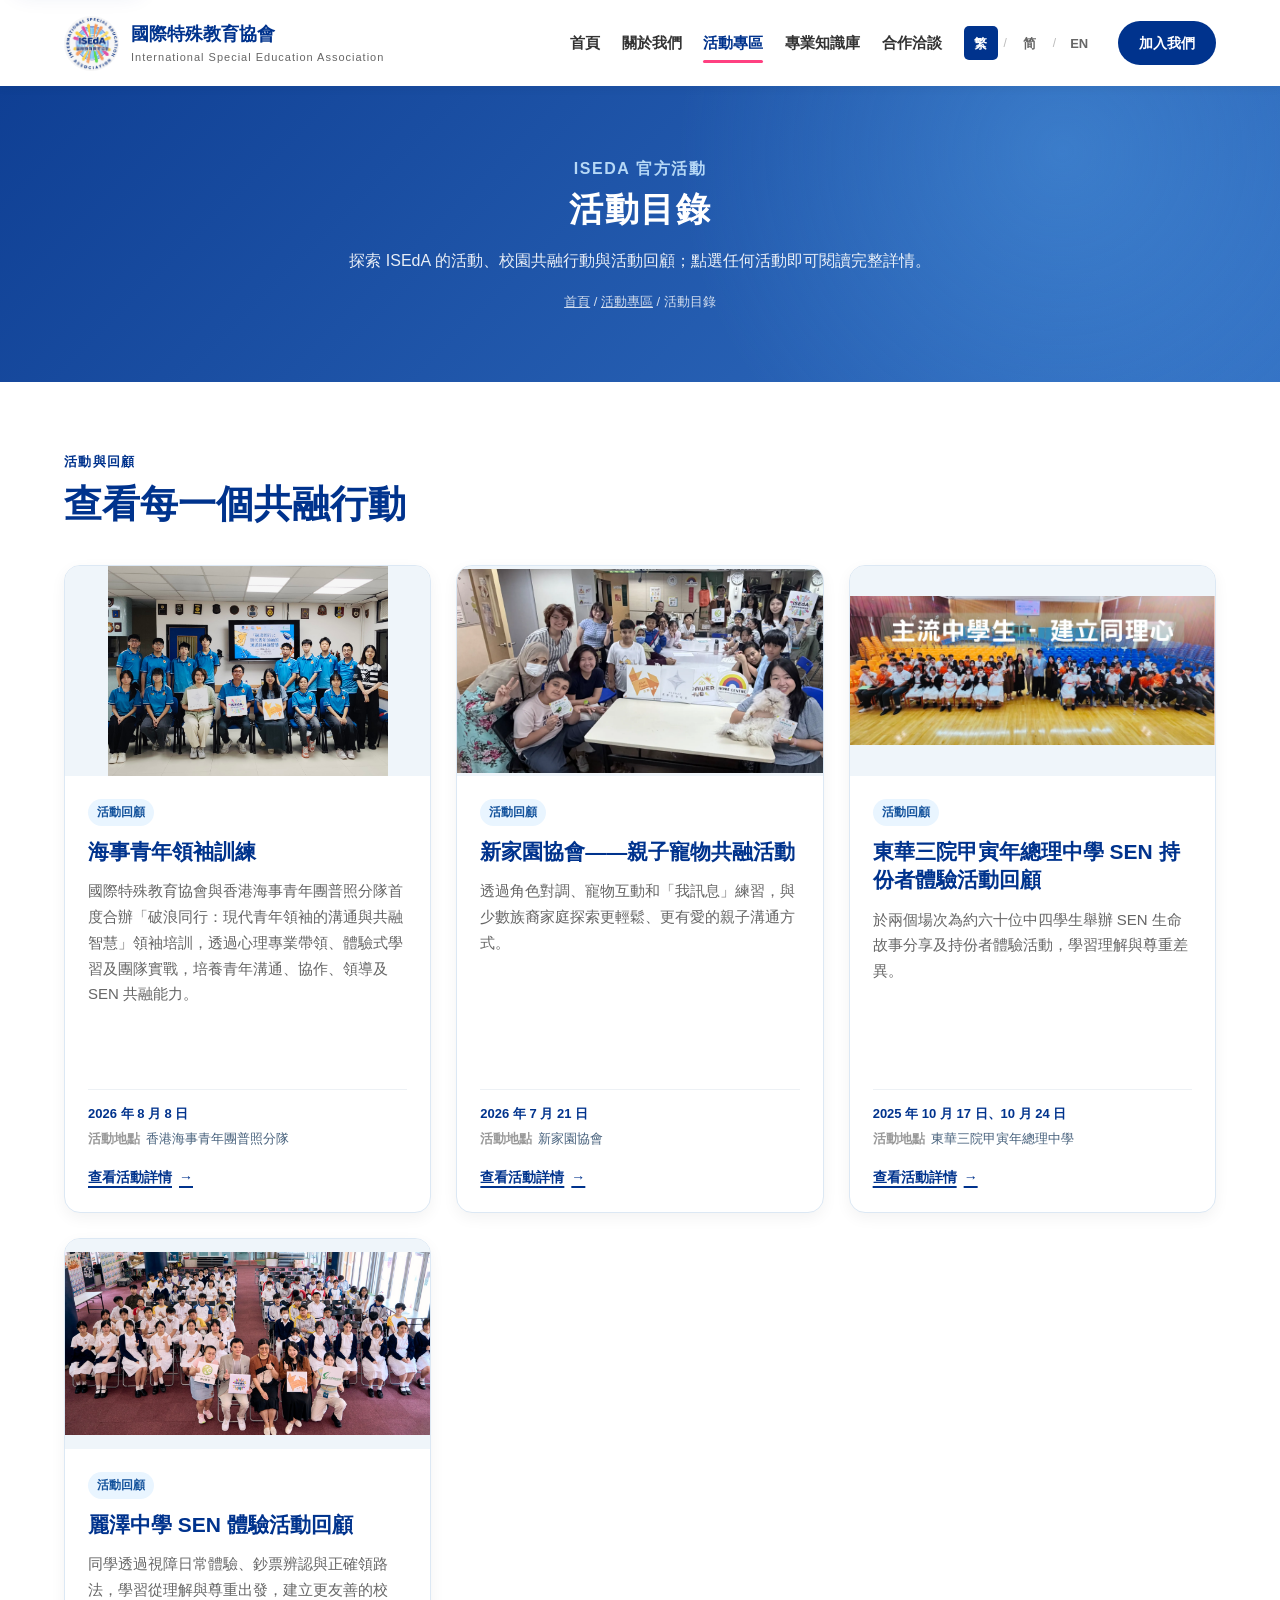
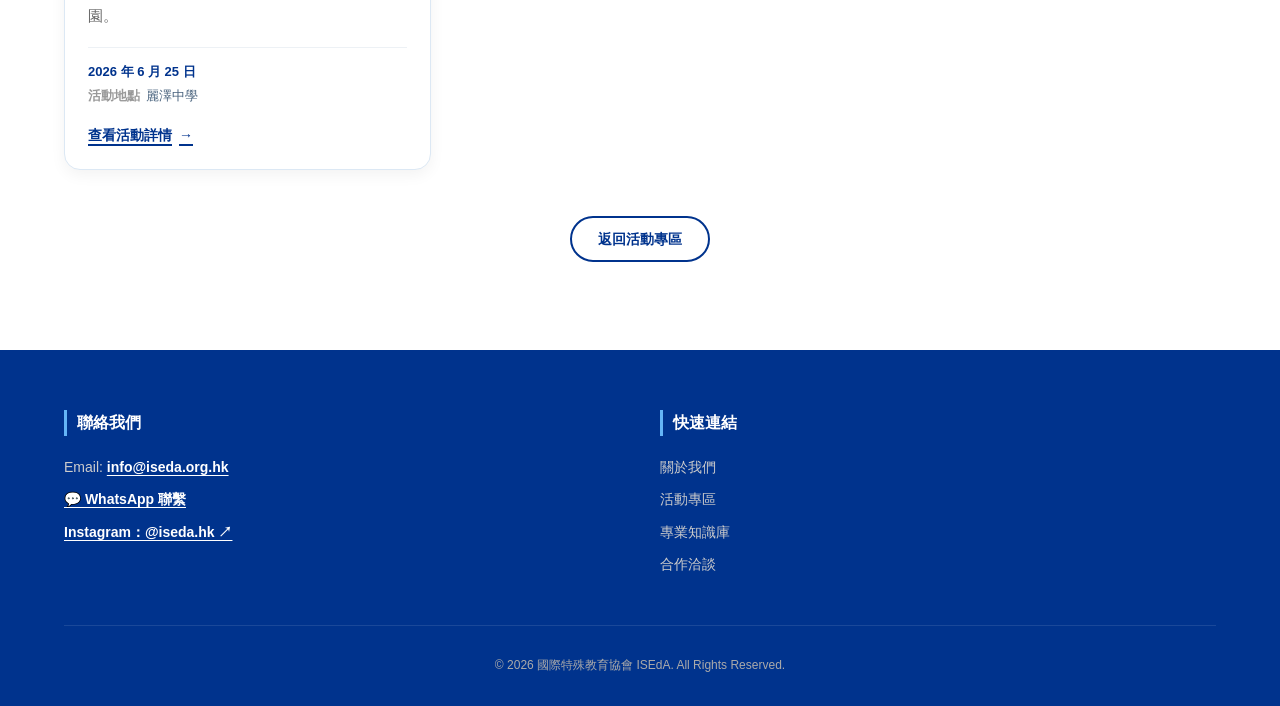
<file: activity-directory.html>
<!DOCTYPE html>
<html lang="zh-Hant">
<head>
    <meta charset="UTF-8">
    <meta name="viewport" content="width=device-width, initial-scale=1.0">
    <title data-i18n-title="activity.directory.title">ISEdA 活動目錄 - 國際特殊教育協會</title>
    <meta name="description" content="瀏覽國際特殊教育協會（ISEdA）的官方活動目錄、校園共融活動、服務項目及活動回顧。">
    <link rel="canonical" href="https://iseda.org.hk/activity-directory.html">
    <link rel="stylesheet" href="style.css?v=20260828.activity-directory">
    <meta property="og:type" content="website">
    <meta property="og:site_name" content="ISEdA 國際特殊教育協會">
    <meta property="og:title" content="ISEdA 活動目錄｜國際特殊教育協會">
    <meta property="og:description" content="探索 ISEdA 的官方活動、校園共融行動與活動回顧。">
    <meta property="og:url" content="https://iseda.org.hk/activity-directory.html">
    <meta property="og:image" content="https://iseda.org.hk/logo-2026-08-21.jpeg">
    <meta name="twitter:card" content="summary_large_image">
    <meta name="twitter:title" content="ISEdA 活動目錄｜國際特殊教育協會">
    <meta name="twitter:description" content="探索 ISEdA 的官方活動、校園共融行動與活動回顧。">
    <meta name="twitter:image" content="https://iseda.org.hk/logo-2026-08-21.jpeg">
</head>
<body class="activity-directory-page">
    <a class="skip-link" href="#main-content" data-i18n="a11y.skip">跳至主要內容</a>
    <header>
        <div class="container header-container">
            <a class="logo-placeholder" href="index.html" data-i18n-aria-label="activity.directory.home.aria">
                <div class="logo-box"><img src="logo-2026-08-21.jpeg" alt="ISEdA" width="55" height="55"></div>
                <div class="logo-text">
                    <h1 data-i18n="brand.zh">國際特殊教育協會</h1>
                    <p data-i18n="brand.sub">International Special Education Association</p>
                </div>
            </a>
            <nav id="site-nav">
                <ul>
                    <li><a href="index.html" data-i18n="nav.home">首頁</a></li>
                    <li class="nav-dropdown">
                        <a href="about.html" class="nav-dropdown-main" data-i18n="nav.about">關於我們</a>
                        <button class="nav-dropdown-toggle" type="button" aria-haspopup="true" aria-expanded="false" aria-controls="about-menu" data-i18n-aria-label="nav.about.toggle.open"><span aria-hidden="true">⌄</span></button>
                        <ul class="nav-dropdown-menu" id="about-menu" aria-label="關於我們子選單" data-i18n-aria-label="nav.about.menu">
                            <li><a href="founders.html#elvin-lam" data-i18n="nav.about.founders">核心團隊</a></li>
                            <li><a href="honorary-advisors.html#frank-kusse" data-i18n="nav.about.advisors">榮譽顧問團隊</a></li>
                        </ul>
                    </li>
                    <li class="nav-dropdown" data-dropdown-key="events">
                        <a href="events.html" class="nav-dropdown-main active" data-i18n="nav.events">活動專區</a>
                        <button class="nav-dropdown-toggle" type="button" aria-haspopup="true" aria-expanded="false" aria-controls="events-menu" data-i18n-aria-label="nav.events.toggle.open"><span aria-hidden="true">⌄</span></button>
                        <ul class="nav-dropdown-menu" id="events-menu" aria-label="更多活動" data-i18n-aria-label="nav.events.menu">
                            <li><a href="activity-directory.html" data-i18n="nav.events.past">過往活動</a></li>
                        </ul>
                    </li>
                    <li><a href="knowledge.html" data-i18n="nav.knowledge">專業知識庫</a></li>
                    <li><a href="partners.html" data-i18n="nav.partners">合作洽談</a></li>
                    <li class="lang-switch">
                        <button class="lang-btn active" type="button" data-lang="zh-Hant">繁</button><span class="lang-sep">/</span>
                        <button class="lang-btn" type="button" data-lang="zh-Hans">简</button><span class="lang-sep">/</span>
                        <button class="lang-btn" type="button" data-lang="en">EN</button>
                    </li>
                    <li><a href="join.html" class="btn-join" data-i18n="nav.login">加入我們</a></li>
                </ul>
            </nav>
            <button class="hamburger" id="hamburger" type="button" aria-label="開啟選單" data-i18n-aria-label="nav.toggle.open"><span></span><span></span><span></span></button>
        </div>
    </header>

    <main id="main-content">
        <section class="page-hero activity-directory-hero" aria-labelledby="directory-heading">
            <div class="container">
                <p class="activity-directory-eyebrow" data-i18n="activity.directory.eyebrow">ISEdA 官方活動</p>
                <h2 id="directory-heading" data-i18n="activity.directory.hero.title">活動目錄</h2>
                <p data-i18n="activity.directory.hero.sub">探索 ISEdA 的活動、校園共融行動與活動回顧；點選任何活動即可閱讀完整詳情。</p>
                <div class="breadcrumb"><a href="index.html" data-i18n="crumb.home">首頁</a> / <a href="events.html" data-i18n="crumb.events">活動專區</a> / <span data-i18n="activity.directory.crumb">活動目錄</span></div>
            </div>
        </section>

        <section class="section activity-directory-section" aria-labelledby="directory-list-heading">
            <div class="container">
                <div class="activity-directory-intro">
                    <div>
                        <p class="activity-directory-label" data-i18n="activity.directory.list.eyebrow">活動與回顧</p>
                        <h2 id="directory-list-heading" data-i18n="activity.directory.list.title">查看每一個共融行動</h2>
                    </div>
                </div>
                <div class="activity-directory-grid" id="activityDirectoryGrid" role="list" aria-live="polite" data-i18n-aria-label="activity.directory.list.aria"></div>
                <p class="activity-directory-empty" id="activityDirectoryEmpty" hidden role="status" data-i18n="activity.directory.empty">活動目錄暫時未有可顯示項目。</p>
                <div class="activity-directory-return">
                    <a class="btn-outline" href="events.html" data-i18n="activity.directory.back">返回活動專區</a>
                </div>
            </div>
        </section>
    </main>

    <footer>
        <div class="container">
            <div class="footer-top">
                <div class="footer-info">
                    <h5 data-i18n="footer.contact">聯絡我們</h5>
                    <p>Email: <a href="mailto:info@iseda.org.hk">info@iseda.org.hk</a></p>
                    <p><a href="https://wa.me/85268267865" target="_blank" rel="noopener noreferrer" data-i18n="footer.contact.whatsapp" data-i18n-aria-label="footer.contact.whatsapp">WhatsApp 聯繫</a></p>
                    <p><a href="https://www.instagram.com/iseda.hk?utm_source=ig_web_button_share_sheet&amp;igsi=ZDNlZDc0MzIxNw==" target="_blank" rel="noopener noreferrer" data-i18n="footer.contact.instagram" data-i18n-aria-label="footer.contact.instagram.aria" aria-label="前往 ISEdA Instagram 官方帳戶（於新視窗開啟）">Instagram：@iseda.hk ↗</a></p>
                </div>
                <div class="footer-links">
                    <h5 data-i18n="footer.links">快速連結</h5>
                    <ul>
                        <li><a href="about.html"><span data-i18n="nav.about">關於我們</span></a></li>
                        <li><a href="events.html"><span data-i18n="nav.events">活動專區</span></a></li>
                        <li><a href="knowledge.html"><span data-i18n="nav.knowledge">專業知識庫</span></a></li>
                        <li><a href="partners.html"><span data-i18n="nav.partners">合作洽談</span></a></li>
                    </ul>
                </div>
            </div>
            <div class="footer-bottom"><p>© 2026 國際特殊教育協會 ISEdA. All Rights Reserved.</p></div>
        </div>
    </footer>
    <button class="back-to-top" id="backToTop" type="button" aria-label="回到頂端" data-i18n-aria-label="a11y.backToTop">↑</button>
    <script src="lang.js?v=20260828.activity-directory"></script>
    <script src="script.js?v=20260825.19"></script>
    <script src="activity-directory.js?v=20260828.activity-directory"></script>
</body>
</html>
</file>
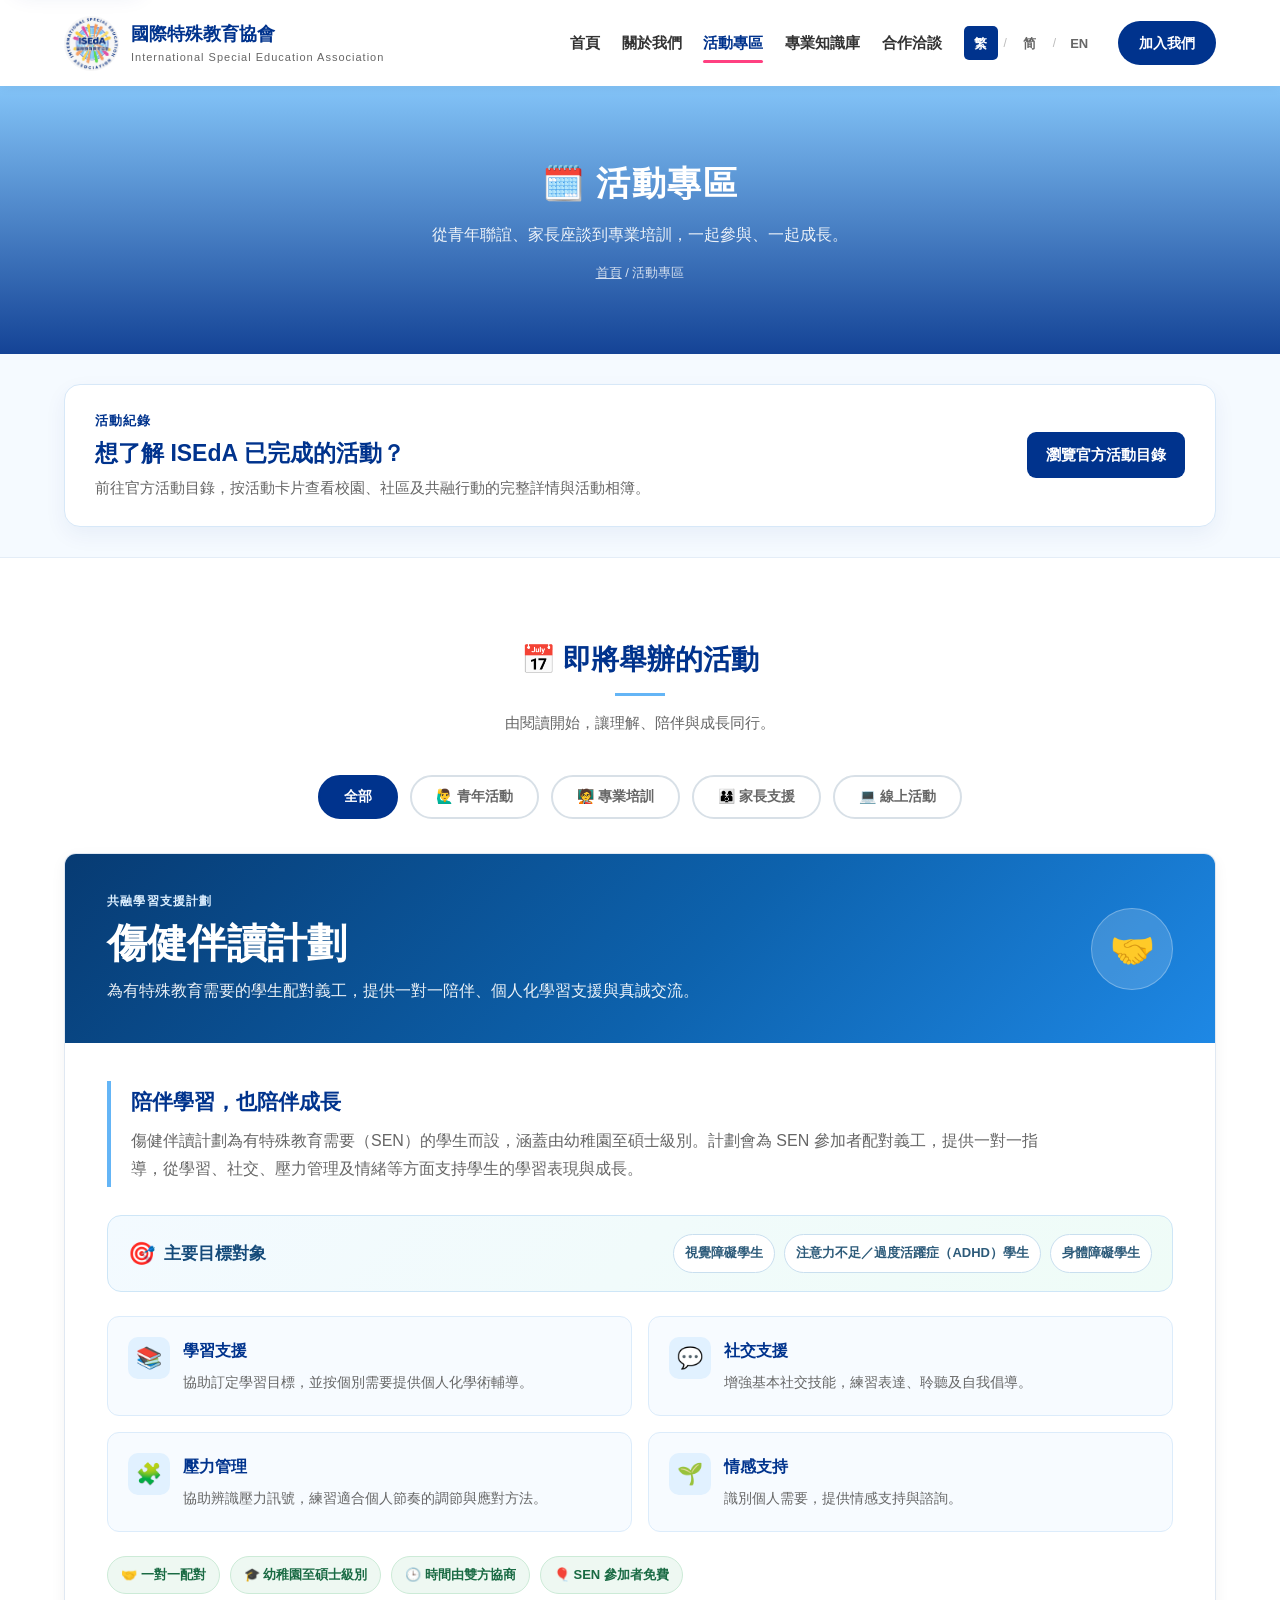
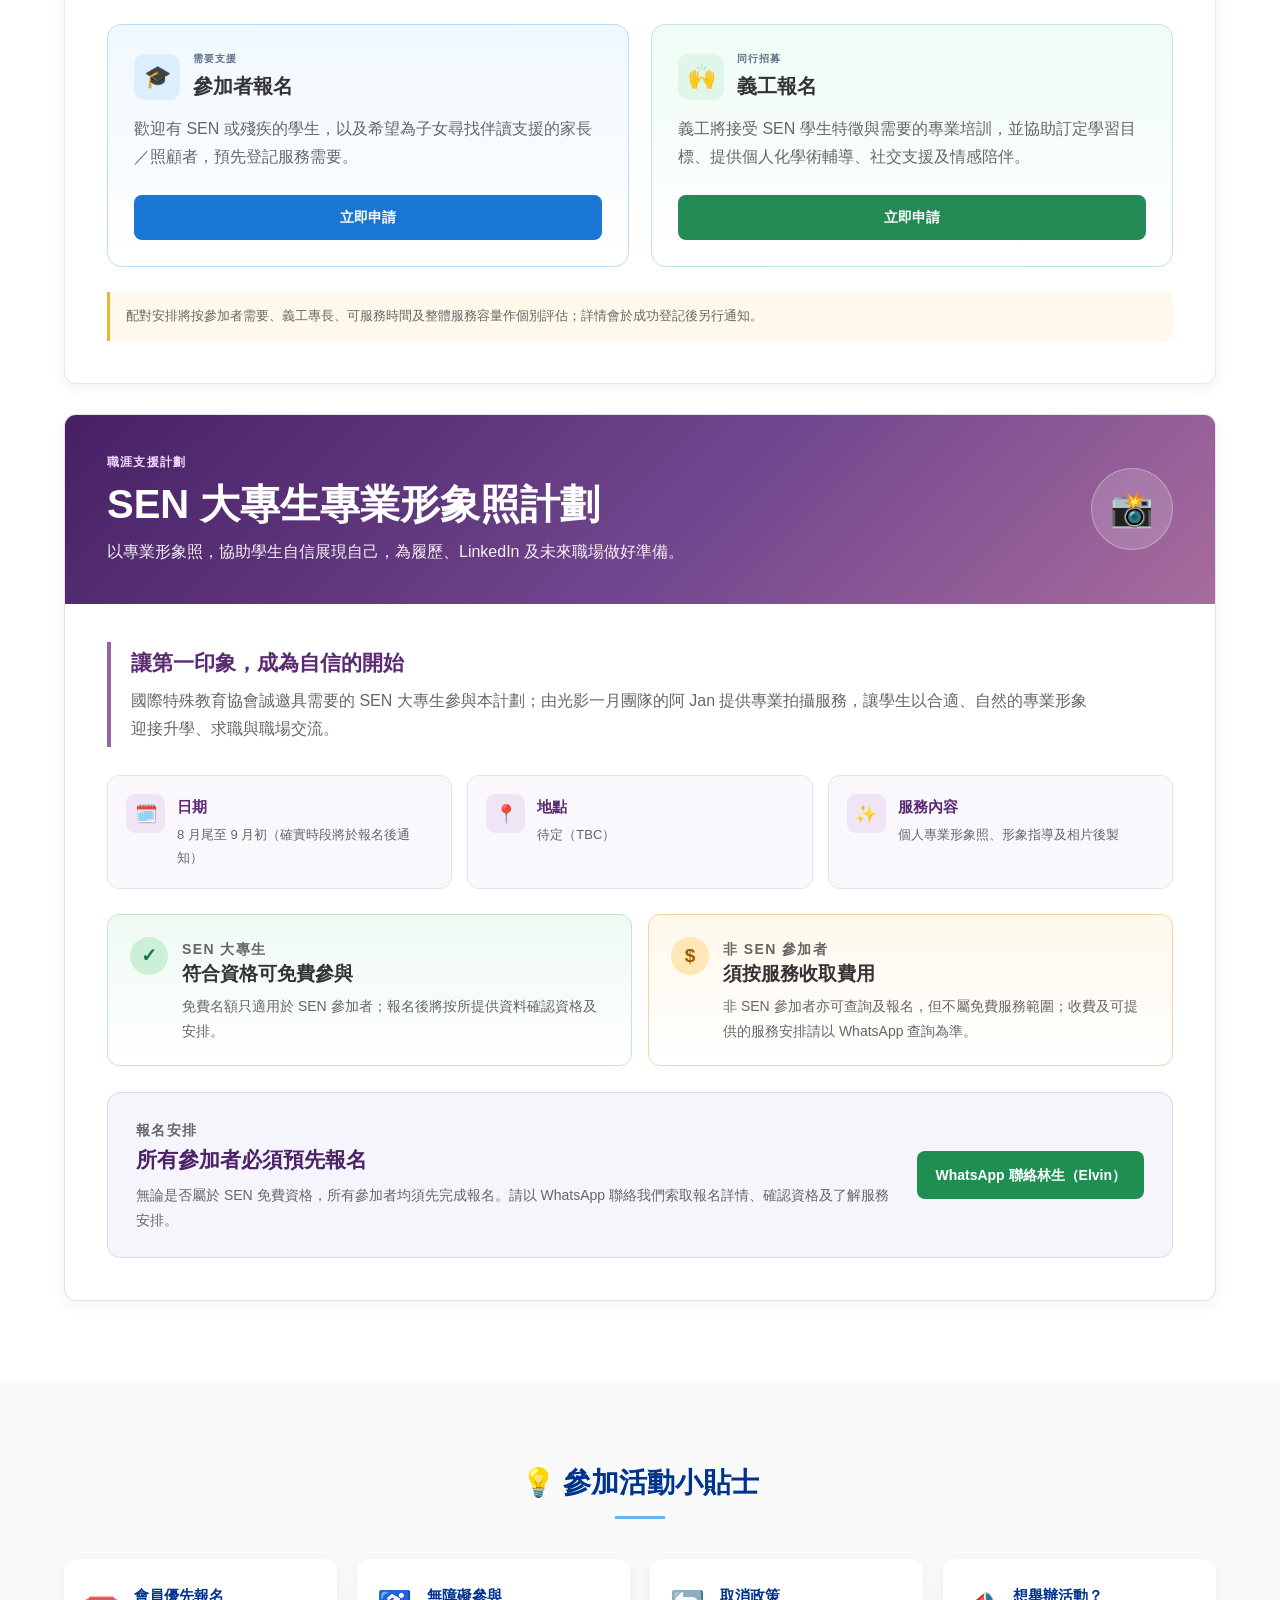
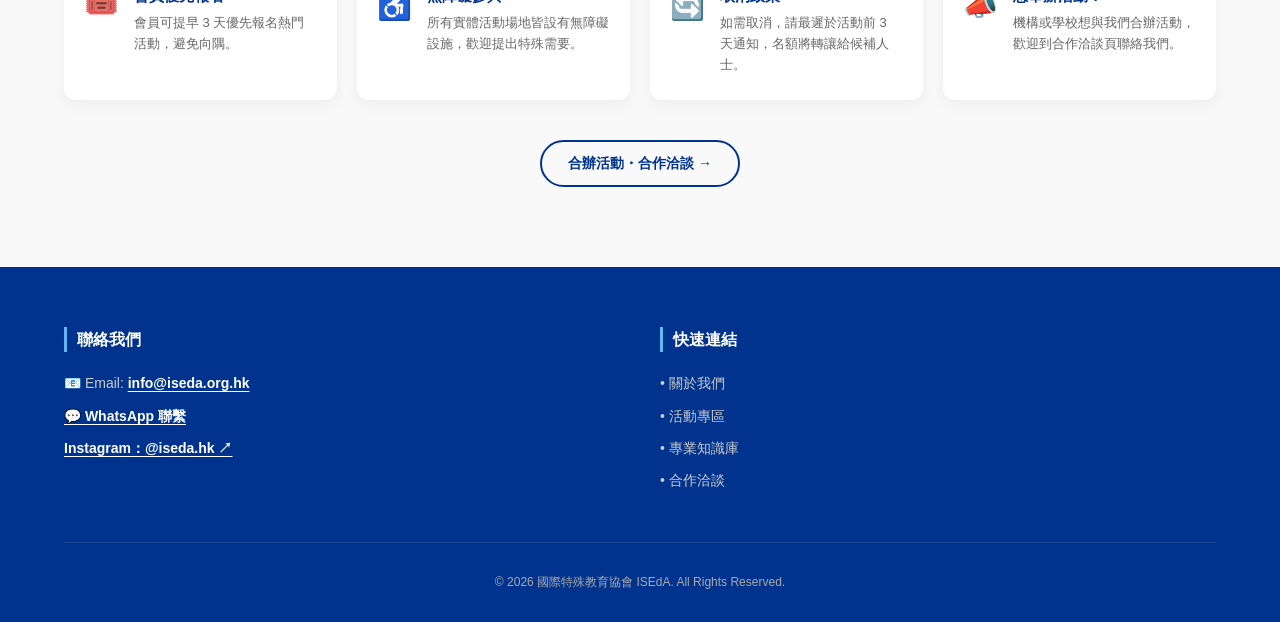
<file: events.html>
<!DOCTYPE html>
<html lang="zh-Hant">
<head>
    <meta charset="UTF-8">
    <meta name="viewport" content="width=device-width, initial-scale=1.0">
    <title data-i18n-title="title.events">活動專區 - ISEdA 國際特殊教育協會</title>
    <meta name="description" content="瀏覽國際特殊教育協會（ISEdA）的共融活動，包括傷健伴讀、SEN 青年職涯支援、家長支援與專業培訓。">
    <link rel="canonical" href="https://iseda.org.hk/events.html">
    <link rel="stylesheet" href="style.css?v=20260827.03">
    <!-- 社群分享預覽（Open Graph / Twitter Card） -->
    <meta property="og:type" content="website">
    <meta property="og:site_name" content="ISEdA 國際特殊教育協會">
    <meta property="og:title" content="活動專區｜ISEdA 國際特殊教育協會">
    <meta property="og:description" content="國際特殊教育協會（ISEdA）致力連結特殊教育需要青年、家庭、特教從業者與社會各界，推動共融教育與社會參與。">
    <meta property="og:url" content="https://iseda.org.hk/events.html">
    <meta property="og:image" content="https://iseda.org.hk/logo-2026-08-21.jpeg">
    <meta property="og:image:secure_url" content="https://iseda.org.hk/logo-2026-08-21.jpeg">
    <meta property="og:image:type" content="image/jpeg">
    <meta property="og:image:width" content="1600">
    <meta property="og:image:height" content="914">
    <meta name="twitter:card" content="summary_large_image">
    <meta name="twitter:title" content="活動專區｜ISEdA 國際特殊教育協會">
    <meta name="twitter:description" content="國際特殊教育協會（ISEdA）致力連結特殊教育需要青年、家庭、特教從業者與社會各界，推動共融教育與社會參與。">
    <meta name="twitter:image" content="https://iseda.org.hk/logo-2026-08-21.jpeg">
</head>
<body>
    <a class="skip-link" href="#main-content" data-i18n="a11y.skip">跳至主要內容</a>
    <header>
        <div class="container header-container">
            <a class="logo-placeholder" href="index.html">
                <div class="logo-box"><img src="logo-2026-08-21.jpeg" alt="ISEdA" width="55" height="55"></div>
                <div class="logo-text">
                    <h1 data-i18n="brand.zh">國際特殊教育協會</h1>
                    <p data-i18n="brand.sub">International Special Education Association</p>
                </div>
            </a>
            <nav id="site-nav">
                <ul>
                    <li><a href="index.html" data-i18n="nav.home">首頁</a></li>
                    <li class="nav-dropdown">

                        <a href="about.html" class="nav-dropdown-main" data-i18n="nav.about">關於我們</a>

                        <button class="nav-dropdown-toggle" type="button" aria-haspopup="true" aria-expanded="false" aria-controls="about-menu" data-i18n-aria-label="nav.about.toggle.open">

                            <span aria-hidden="true">⌄</span>

                        </button>

                        <ul class="nav-dropdown-menu" id="about-menu" aria-label="關於我們子選單" data-i18n-aria-label="nav.about.menu">

                            <li><a href="founders.html#elvin-lam" data-i18n="nav.about.founders">核心團隊</a></li>

                            <li><a href="honorary-advisors.html#frank-kusse" data-i18n="nav.about.advisors">榮譽顧問團隊</a></li>

                        </ul>

                    </li>
                    <li class="nav-dropdown" data-dropdown-key="events">
                        <a href="events.html" class="nav-dropdown-main active" data-i18n="nav.events">活動專區</a>
                        <button class="nav-dropdown-toggle" type="button" aria-haspopup="true" aria-expanded="false" aria-controls="events-menu" data-i18n-aria-label="nav.events.toggle.open"><span aria-hidden="true">⌄</span></button>
                        <ul class="nav-dropdown-menu" id="events-menu" aria-label="更多活動" data-i18n-aria-label="nav.events.menu">
                            <li><a href="activity-directory.html" data-i18n="nav.events.past">過往活動</a></li>
                        </ul>
                    </li>
                    <li><a href="knowledge.html" data-i18n="nav.knowledge">專業知識庫</a></li>
                    <li><a href="partners.html" data-i18n="nav.partners">合作洽談</a></li>
                    <li class="lang-switch">
                        <button class="lang-btn active" data-lang="zh-Hant">繁</button><span class="lang-sep">/</span>
                        <button class="lang-btn" data-lang="zh-Hans">简</button><span class="lang-sep">/</span>
                        <button class="lang-btn" data-lang="en">EN</button>
                    </li>
                    <li><a href="join.html" class="btn-join" data-i18n="nav.login">加入我們</a></li>
</ul>
            </nav>
            <button class="hamburger" id="hamburger" aria-label="開啟選單">
                <span></span><span></span><span></span>
            </button>
        </div>
    </header>
    <section id="main-content" class="page-hero">
        <div class="container">
            <h2 data-i18n="events.hero.title">🗓️ 活動專區</h2>
            <p data-i18n="events.hero.sub">從青年聯誼、家長座談到專業培訓，一起參與、一起成長。</p>
            <div class="breadcrumb"><a href="index.html" data-i18n="crumb.home">首頁</a> / <span data-i18n="crumb.events">crumb.events</span></div>
        </div>
    </section>

    <section class="activity-directory-callout-section" aria-labelledby="activity-directory-callout-title">
        <div class="container">
            <div class="activity-directory-callout">
                <div>
                    <p class="activity-directory-callout-eyebrow" data-i18n="events.directory.eyebrow">活動紀錄</p>
                    <h2 id="activity-directory-callout-title" data-i18n="events.directory.title">想了解 ISEdA 已完成的活動？</h2>
                    <p data-i18n="events.directory.desc">前往官方活動目錄，按活動卡片查看校園、社區及共融行動的完整詳情與活動相簿。</p>
                </div>
                <a class="activity-directory-callout-button" href="activity-directory.html" data-i18n="events.directory.cta">瀏覽官方活動目錄</a>
            </div>
        </div>
    </section>

    <section class="section" aria-labelledby="upcoming-events-heading">
        <div class="container">
            <h2 id="upcoming-events-heading" class="section-title" data-i18n="events.title">📅 即將舉辦的活動</h2>
            <p class="section-sub" data-i18n="events.sub">由閱讀開始，讓理解、陪伴與成長同行。</p>
            <div class="filter-tabs" id="filterTabs" role="group" aria-label="Event category filters" data-i18n-aria-label="events.filter.label">
                <button class="filter-tab active" data-filter="all" type="button" aria-pressed="true" data-i18n="events.filter.all">全部</button>
                <button class="filter-tab" data-filter="youth" type="button" aria-pressed="false" data-i18n="events.filter.youth">🙋‍♂️ 青年活動</button>
                <button class="filter-tab" data-filter="pro" type="button" aria-pressed="false" data-i18n="events.filter.pro">🧑‍🏫 專業培訓</button>
                <button class="filter-tab" data-filter="parents" type="button" aria-pressed="false" data-i18n="events.filter.parents">👨‍👩‍👦 家長支援</button>
                <button class="filter-tab" data-filter="online" type="button" aria-pressed="false" data-i18n="events.filter.online">💻 線上活動</button>
            </div>

            <div class="event-grid" id="eventGrid">
                <article class="event-card reading-companion-event reveal" data-category="youth parents" aria-labelledby="reading-companion-title">
                    <div class="reading-companion-hero">
                        <div>
                            <p class="reading-companion-kicker" data-i18n="events.reading.kicker">共融學習支援計劃</p>
                            <h3 id="reading-companion-title" data-i18n="events.reading.title">傷健伴讀計劃</h3>
                            <p data-i18n="events.reading.hero">為有特殊教育需要的學生配對義工，提供一對一陪伴、個人化學習支援與真誠交流。</p>
                        </div>
                        <div class="reading-companion-hero-mark" aria-hidden="true">🤝</div>
                    </div>

                    <div class="reading-companion-body">
                        <div class="reading-companion-intro">
                            <h4 data-i18n="events.reading.intro.title">陪伴學習，也陪伴成長</h4>
                            <p data-i18n="events.reading.intro.desc">傷健伴讀計劃為有特殊教育需要（SEN）的學生而設，涵蓋由幼稚園至碩士級別。計劃會為 SEN 參加者配對義工，提供一對一指導，從學習、社交、壓力管理及情緒等方面支持學生的學習表現與成長。</p>
                        </div>


                        <section class="reading-companion-targets" aria-label="主要目標對象" data-i18n-aria-label="events.reading.targets.label">
                            <div class="reading-companion-targets-title"><span aria-hidden="true">🎯</span><h4 data-i18n="events.reading.targets.title">主要目標對象</h4></div>
                            <ul>
                                <li data-i18n="events.reading.targets.visual">視覺障礙學生</li>
                                <li data-i18n="events.reading.targets.adhd">注意力不足／過度活躍症（ADHD）學生</li>
                                <li data-i18n="events.reading.targets.physical">身體障礙學生</li>
                            </ul>
                        </section>

                        <div class="reading-companion-supports" aria-label="Programme support areas" data-i18n-aria-label="events.reading.supports.label">
                            <div class="reading-support-item">
                                <span aria-hidden="true">📚</span>
                                <div><h4 data-i18n="events.reading.supports.learning.title">學習支援</h4><p data-i18n="events.reading.supports.learning.desc">透過伴讀、概念理解、作業整理及學習方法探索，按個別需要提供支持。</p></div>
                            </div>
                            <div class="reading-support-item">
                                <span aria-hidden="true">💬</span>
                                <div><h4 data-i18n="events.reading.supports.social.title">社交支援</h4><p data-i18n="events.reading.supports.social.desc">在共同閱讀與交流中，練習表達、聆聽與建立互信的相處方式。</p></div>
                            </div>
                            <div class="reading-support-item">
                                <span aria-hidden="true">🧩</span>
                                <div><h4 data-i18n="events.reading.supports.stress.title">壓力管理</h4><p data-i18n="events.reading.supports.stress.desc">協助辨識壓力訊號，練習適合個人節奏的調節與應對方法。</p></div>
                            </div>
                            <div class="reading-support-item">
                                <span aria-hidden="true">🌱</span>
                                <div><h4 data-i18n="events.reading.supports.emotional.title">情感支持</h4><p data-i18n="events.reading.supports.emotional.desc">以尊重和關懷回應需要，讓參加者在安全的互動中累積自信。</p></div>
                            </div>
                        </div>

                        <div class="reading-companion-meta" aria-label="Programme arrangements" data-i18n-aria-label="events.reading.meta.label">
                            <span data-i18n="events.reading.meta.mode">🤝 一對一配對</span>
                            <span data-i18n="events.reading.meta.coverage">🎓 幼稚園至碩士級別</span>
                            <span data-i18n="events.reading.meta.time">🕒 時間由雙方協商</span>
                            <span data-i18n="events.reading.meta.cost">🎈 SEN 參加者免費</span>
                        </div>

                        <div class="reading-companion-signups" aria-label="Registration options" data-i18n-aria-label="events.reading.signup.label">
                            <section class="reading-signup-card reading-signup-card--participant" aria-labelledby="participant-signup-title">
                                <div class="reading-signup-heading">
                                    <span class="reading-signup-icon" aria-hidden="true">🎓</span>
                                    <div><p class="reading-signup-eyebrow" data-i18n="events.reading.participant.eyebrow">需要支援</p><h4 id="participant-signup-title" data-i18n="events.reading.participant.title">參加者報名</h4></div>
                                </div>
                                <p data-i18n="events.reading.participant.desc">歡迎有 SEN 或殘疾的學生，以及希望為子女尋找伴讀支援的家長／照顧者，預先登記服務需要。</p>
                                <div class="event-application-action" id="participant-form-slot" data-form-target="participant">
                                    <button type="button" class="event-registration-button event-registration-button--participant" disabled aria-disabled="true" data-i18n="events.reading.participant.button">立即申請</button>
                                </div>
                            </section>

                            <section class="reading-signup-card reading-signup-card--volunteer" aria-labelledby="volunteer-signup-title">
                                <div class="reading-signup-heading">
                                    <span class="reading-signup-icon" aria-hidden="true">🙌</span>
                                    <div><p class="reading-signup-eyebrow" data-i18n="events.reading.volunteer.eyebrow">同行招募</p><h4 id="volunteer-signup-title" data-i18n="events.reading.volunteer.title">義工報名</h4></div>
                                </div>
                                <p data-i18n="events.reading.volunteer.desc">歡迎具耐心、同理心與關懷態度的朋友加入；具良好閱讀及溝通能力，並願意穩定投入配對服務者尤佳。</p>
                                <div class="event-application-action" id="volunteer-form-slot" data-form-target="volunteer">
                                    <button type="button" class="event-registration-button event-registration-button--volunteer" disabled aria-disabled="true" data-i18n="events.reading.volunteer.button">立即申請</button>
                                </div>
                            </section>
                        </div>

                        <p class="reading-companion-note" data-i18n="events.reading.note">配對安排將按參加者需要、義工專長、可服務時間及整體服務容量作個別評估；詳情會於成功登記後另行通知。</p>
                    </div>
                </article>

                <article class="event-card profile-photo-event reveal" data-category="youth" aria-labelledby="profile-photo-title">
                    <div class="profile-photo-hero">
                        <div>
                            <p class="profile-photo-kicker" data-i18n="events.photo.kicker">職涯支援計劃</p>
                            <h3 id="profile-photo-title" data-i18n="events.photo.title">SEN 大專生專業形象照計劃</h3>
                            <p data-i18n="events.photo.hero">以專業形象照，協助學生自信展現自己，為履歷、LinkedIn 及未來職場做好準備。</p>
                        </div>
                        <div class="profile-photo-hero-mark" aria-hidden="true">📸</div>
                    </div>

                    <div class="profile-photo-body">
                        <div class="profile-photo-intro">
                            <h4 data-i18n="events.photo.intro.title">讓第一印象，成為自信的開始</h4>
                            <p data-i18n="events.photo.intro.desc">國際特殊教育協會誠邀具需要的 SEN 大專生參與本計劃；由光影一月團隊的阿 Jan 提供專業拍攝服務，讓學生以合適、自然的專業形象迎接升學、求職與職場交流。</p>
                        </div>

                        <div class="profile-photo-details" aria-label="Programme details" data-i18n-aria-label="events.photo.details.label">
                            <div class="profile-photo-detail"><span aria-hidden="true">🗓️</span><div><strong data-i18n="events.photo.date.label">日期</strong><p data-i18n="events.photo.date.value">8 月尾至 9 月初（確實時段將於報名後通知）</p></div></div>
                            <div class="profile-photo-detail"><span aria-hidden="true">📍</span><div><strong data-i18n="events.photo.location.label">地點</strong><p data-i18n="events.photo.location.value">待定（TBC）</p></div></div>
                            <div class="profile-photo-detail"><span aria-hidden="true">✨</span><div><strong data-i18n="events.photo.service.label">服務內容</strong><p data-i18n="events.photo.service.value">個人專業形象照、形象指導及相片後製</p></div></div>
                        </div>

                        <div class="profile-photo-eligibility" aria-label="Eligibility and fee information" data-i18n-aria-label="events.photo.eligibility.label">
                            <section class="profile-photo-eligibility-card profile-photo-eligibility-card--free" aria-labelledby="sen-free-title">
                                <div class="profile-photo-eligibility-icon" aria-hidden="true">✓</div>
                                <div><p class="profile-photo-eligibility-label" data-i18n="events.photo.sen.label">SEN 大專生</p><h4 id="sen-free-title" data-i18n="events.photo.sen.title">符合資格可免費參與</h4><p data-i18n="events.photo.sen.desc">免費名額只適用於 SEN 參加者；報名後將按所提供資料確認資格及安排。</p></div>
                            </section>
                            <section class="profile-photo-eligibility-card profile-photo-eligibility-card--paid" aria-labelledby="non-sen-fee-title">
                                <div class="profile-photo-eligibility-icon" aria-hidden="true">$</div>
                                <div><p class="profile-photo-eligibility-label" data-i18n="events.photo.nonSen.label">非 SEN 參加者</p><h4 id="non-sen-fee-title" data-i18n="events.photo.nonSen.title">須按服務收取費用</h4><p data-i18n="events.photo.nonSen.desc">非 SEN 參加者亦可查詢及報名，但不屬免費服務範圍；收費及可提供的服務安排請以 WhatsApp 查詢為準。</p></div>
                            </section>
                        </div>

                        <div class="profile-photo-registration" aria-labelledby="profile-photo-registration-title">
                            <div>
                                <p class="profile-photo-registration-kicker" data-i18n="events.photo.registration.kicker">報名安排</p>
                                <h4 id="profile-photo-registration-title" data-i18n="events.photo.registration.title">所有參加者必須預先報名</h4>
                                <p data-i18n="events.photo.registration.desc">無論是否屬於 SEN 免費資格，所有參加者均須先完成報名。請以 WhatsApp 聯絡我們索取報名詳情、確認資格及了解服務安排。</p>
                            </div>
                            <a class="profile-photo-whatsapp" href="https://wa.me/85268267865" target="_blank" rel="noopener noreferrer" data-i18n="events.photo.registration.cta" data-i18n-aria-label="events.photo.registration.cta">WhatsApp 聯絡林生（Elvin）</a>
                        </div>
                    </div>
                </article>
            </div>
            <p class="event-filter-empty" id="eventFilterEmpty" hidden role="status" aria-live="polite" data-i18n="events.filter.empty">此分類的活動正在籌備中，歡迎查看「全部」了解現正招募的傷健伴讀計劃。</p>
        </div>
    </section>
    <section class="section section-alt">
        <div class="container">
            <h2 class="section-title" data-i18n="events.tips.title">💡 參加活動小貼士</h2>
            <div class="benefit-grid">
                <div class="benefit-item reveal"><div class="b-icon">🎟️</div><div><h4 data-i18n="events.tips.1.title">會員優先報名</h4><p data-i18n="events.tips.1.desc">會員可提早 3 天優先報名熱門活動，避免向隅。</p></div></div>
                <div class="benefit-item reveal"><div class="b-icon">♿</div><div><h4 data-i18n="events.tips.2.title">無障礙參與</h4><p data-i18n="events.tips.2.desc">所有實體活動場地皆設有無障礙設施，歡迎提出特殊需要。</p></div></div>
                <div class="benefit-item reveal"><div class="b-icon">🔄</div><div><h4 data-i18n="events.tips.3.title">取消政策</h4><p data-i18n="events.tips.3.desc">如需取消，請最遲於活動前 3 天通知，名額將轉讓給候補人士。</p></div></div>
                <div class="benefit-item reveal"><div class="b-icon">📣</div><div><h4 data-i18n="events.tips.4.title">想舉辦活動？</h4><p data-i18n="events.tips.4.desc">機構或學校想與我們合辦活動，歡迎到合作洽談頁聯絡我們。</p></div></div>
            </div>
            <div style="text-align:center; margin-top: 40px;">
                <a href="partners.html" class="btn-outline" data-i18n="events.tips.more">合辦活動・合作洽談 →</a>
            </div>
        </div>
    </section>
    <footer>
        <div class="container">
            <div class="footer-top">
                <div class="footer-info">
                    <h5 data-i18n="footer.contact">聯絡我們</h5>
                    <p>📧 Email: <a href="mailto:info@iseda.org.hk">info@iseda.org.hk</a></p>
                    <p><a href="https://wa.me/85268267865" target="_blank" rel="noopener noreferrer" data-i18n="footer.contact.whatsapp" data-i18n-aria-label="footer.contact.whatsapp">💬 WhatsApp 聯繫</a></p>
                    <p><a href="https://www.instagram.com/iseda.hk?utm_source=ig_web_button_share_sheet&amp;igsi=ZDNlZDc0MzIxNw==" target="_blank" rel="noopener noreferrer" data-i18n="footer.contact.instagram" data-i18n-aria-label="footer.contact.instagram.aria" aria-label="前往 ISEdA Instagram 官方帳戶（於新視窗開啟）">Instagram：@iseda.hk ↗</a></p>
                </div>
                <div class="footer-links">
                    <h5 data-i18n="footer.links">快速連結</h5>
                    <ul>
                        <li><a href="about.html">• <span data-i18n="nav.about">關於我們</span></a></li>
                        <li><a href="events.html">• <span data-i18n="nav.events">最新活動</span></a></li>
                        <li><a href="knowledge.html">• <span data-i18n="nav.knowledge">專業知識庫</span></a></li>
                        <li><a href="partners.html">• <span data-i18n="nav.partners">合作洽談</span></a></li>
                    </ul>
                </div>
            </div>
            <div class="footer-bottom">
                <p>© 2026 國際特殊教育協會 ISEdA. All Rights Reserved.</p>
            </div>
        </div>
    </footer>

    <button class="back-to-top" id="backToTop" aria-label="回到頂端">↑</button>

    <script src="lang.js?v=20260827.03"></script>
    <script src="script.js?v=20260825.19"></script>
</body>
</html>
</file>
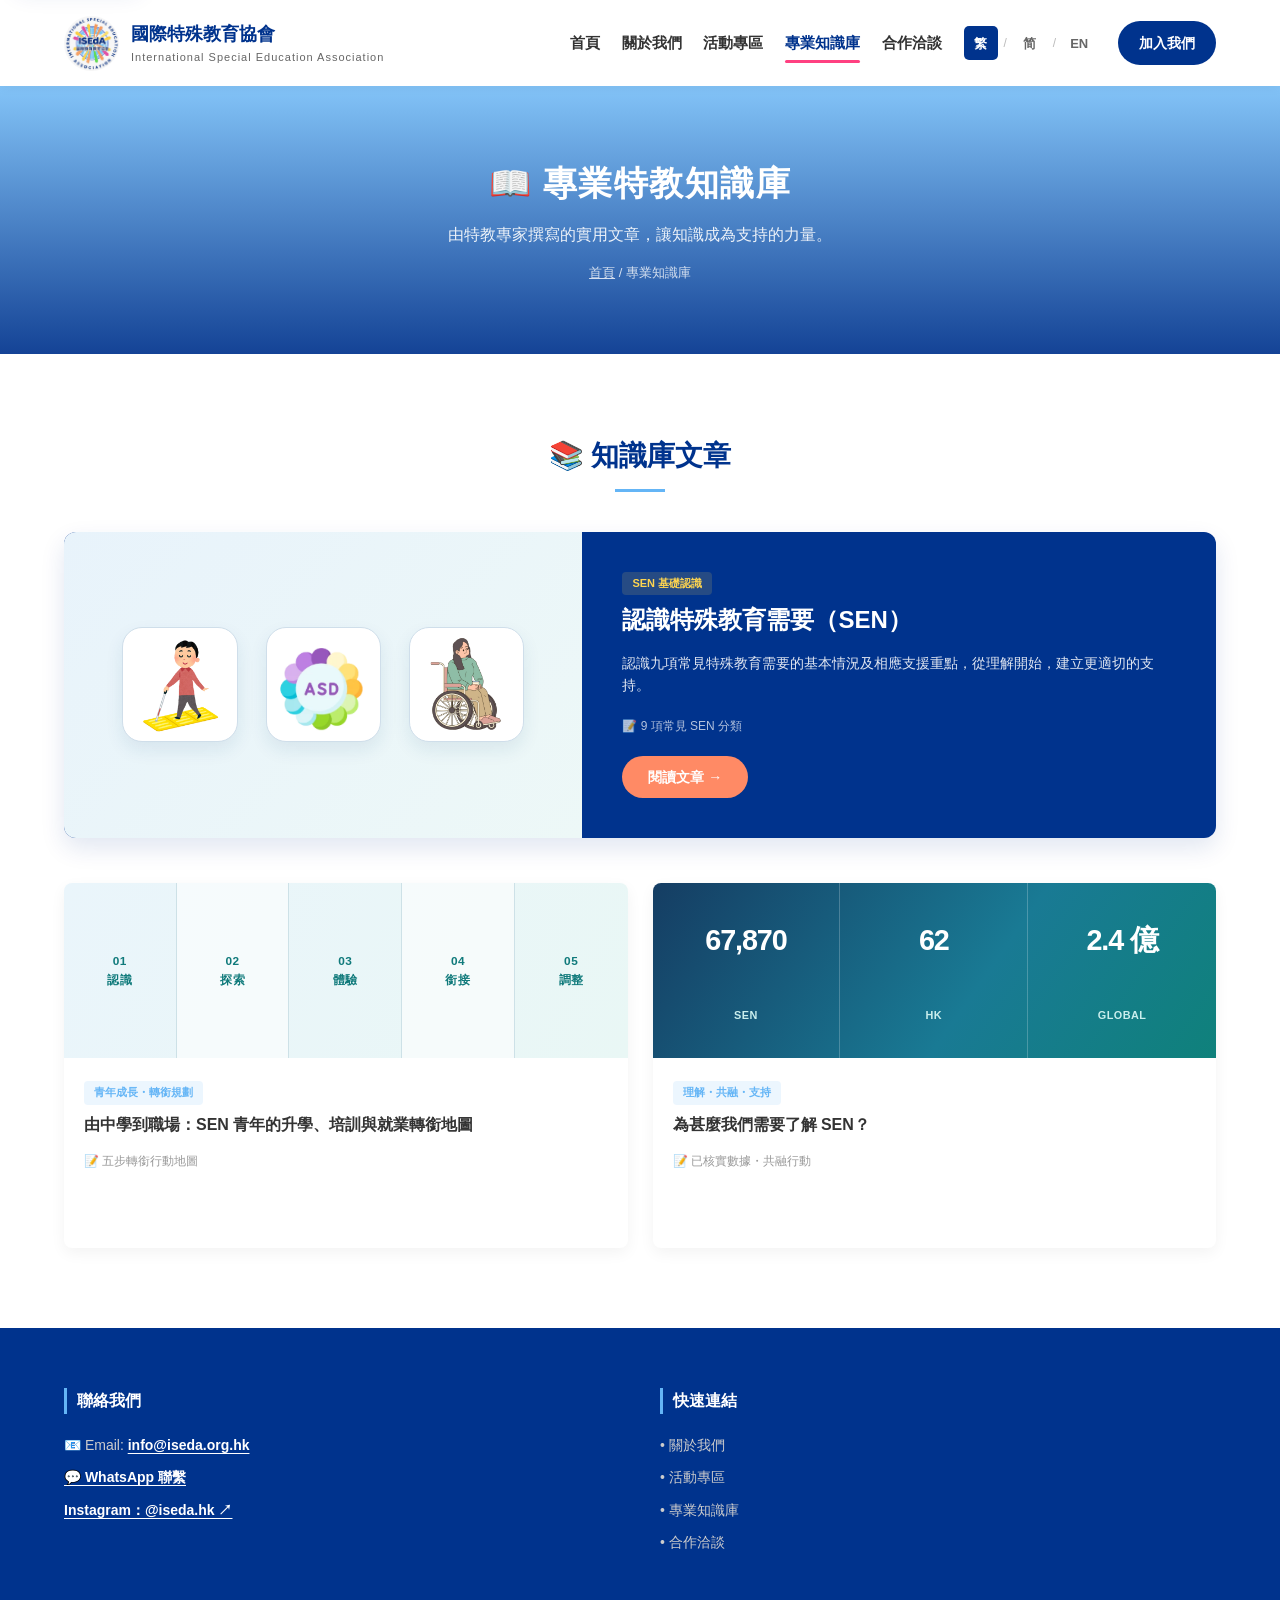
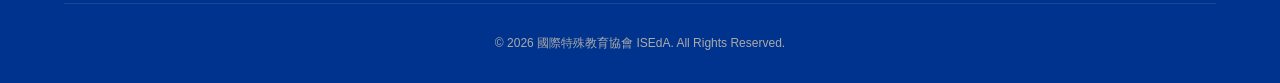
<file: knowledge.html>
<!DOCTYPE html>
<html lang="zh-Hant">
<head>
    <meta charset="UTF-8">
    <meta name="viewport" content="width=device-width, initial-scale=1.0">
    <title data-i18n-title="title.knowledge">專業知識庫 - ISEdA 國際特殊教育協會</title>
    <meta name="description" content="探索國際特殊教育協會（ISEdA）專業知識庫，認識特殊教育需要（SEN）、共融教育、青年轉銜與實用支援資訊。">
    <link rel="canonical" href="https://iseda.org.hk/knowledge.html">
    <link rel="stylesheet" href="style.css?v=20260824.17">
    <!-- 社群分享預覽（Open Graph / Twitter Card） -->
    <meta property="og:type" content="website">
    <meta property="og:site_name" content="ISEdA 國際特殊教育協會">
    <meta property="og:title" content="專業知識庫｜ISEdA 國際特殊教育協會">
    <meta property="og:description" content="國際特殊教育協會（ISEdA）致力連結特殊教育需要青年、家庭、特教從業者與社會各界，推動共融教育與社會參與。">
    <meta property="og:url" content="https://iseda.org.hk/knowledge.html">
    <meta property="og:image" content="https://iseda.org.hk/logo-2026-08-21.jpeg">
    <meta property="og:image:secure_url" content="https://iseda.org.hk/logo-2026-08-21.jpeg">
    <meta property="og:image:type" content="image/jpeg">
    <meta property="og:image:width" content="1600">
    <meta property="og:image:height" content="914">
    <meta name="twitter:card" content="summary_large_image">
    <meta name="twitter:title" content="專業知識庫｜ISEdA 國際特殊教育協會">
    <meta name="twitter:description" content="國際特殊教育協會（ISEdA）致力連結特殊教育需要青年、家庭、特教從業者與社會各界，推動共融教育與社會參與。">
    <meta name="twitter:image" content="https://iseda.org.hk/logo-2026-08-21.jpeg">
</head>
<body>
    <a class="skip-link" href="#main-content" data-i18n="a11y.skip">跳至主要內容</a>
    <header>
        <div class="container header-container">
            <a class="logo-placeholder" href="index.html">
                <div class="logo-box"><img src="logo-2026-08-21.jpeg" alt="ISEdA" width="55" height="55"></div>
                <div class="logo-text">
                    <h1 data-i18n="brand.zh">國際特殊教育協會</h1>
                    <p data-i18n="brand.sub">International Special Education Association</p>
                </div>
            </a>
            <nav id="site-nav">
                <ul>
                    <li><a href="index.html" data-i18n="nav.home">首頁</a></li>
                    <li class="nav-dropdown">

                        <a href="about.html" class="nav-dropdown-main" data-i18n="nav.about">關於我們</a>

                        <button class="nav-dropdown-toggle" type="button" aria-haspopup="true" aria-expanded="false" aria-controls="about-menu" data-i18n-aria-label="nav.about.toggle.open">

                            <span aria-hidden="true">⌄</span>

                        </button>

                        <ul class="nav-dropdown-menu" id="about-menu" aria-label="關於我們子選單" data-i18n-aria-label="nav.about.menu">

                            <li><a href="founders.html#elvin-lam" data-i18n="nav.about.founders">核心團隊</a></li>

                            <li><a href="honorary-advisors.html#frank-kusse" data-i18n="nav.about.advisors">榮譽顧問團隊</a></li>

                        </ul>

                    </li>
                    <li class="nav-dropdown" data-dropdown-key="events">
                        <a href="events.html" class="nav-dropdown-main" data-i18n="nav.events">活動專區</a>
                        <button class="nav-dropdown-toggle" type="button" aria-haspopup="true" aria-expanded="false" aria-controls="events-menu" data-i18n-aria-label="nav.events.toggle.open"><span aria-hidden="true">⌄</span></button>
                        <ul class="nav-dropdown-menu" id="events-menu" aria-label="更多活動" data-i18n-aria-label="nav.events.menu">
                            <li><a href="activity-directory.html" data-i18n="nav.events.past">過往活動</a></li>
                        </ul>
                    </li>
                    <li><a href="knowledge.html" class="active" data-i18n="nav.knowledge">專業知識庫</a></li>
                    <li><a href="partners.html" data-i18n="nav.partners">合作洽談</a></li>
                    <li class="lang-switch">
                        <button class="lang-btn active" data-lang="zh-Hant">繁</button><span class="lang-sep">/</span>
                        <button class="lang-btn" data-lang="zh-Hans">简</button><span class="lang-sep">/</span>
                        <button class="lang-btn" data-lang="en">EN</button>
                    </li>
                    <li><a href="join.html" class="btn-join" data-i18n="nav.login">加入我們</a></li>
</ul>
            </nav>
            <button class="hamburger" id="hamburger" aria-label="開啟選單">
                <span></span><span></span><span></span>
            </button>
        </div>
    </header>
    <section id="main-content" class="page-hero">
        <div class="container">
            <h2 data-i18n="knowledge.hero.title">📖 專業特教知識庫</h2>
            <p data-i18n="knowledge.hero.sub">由特教專家撰寫的實用文章，讓知識成為支持的力量。</p>
            <div class="breadcrumb"><a href="index.html" data-i18n="crumb.home">首頁</a> / <span data-i18n="crumb.knowledge">crumb.knowledge</span></div>
        </div>
    </section>

    <section class="section">
        <div class="container">
            <h2 class="section-title" data-i18n="knowledge.list.title">📚 知識庫文章</h2>
            <a class="featured-article knowledge-single-article reveal" href="sen-awareness.html" aria-labelledby="sen-knowledge-title">
                <div class="sen-hub-visual" aria-hidden="true">
                    <img src="assets/sen-user-icons/visual-impairment-vi.png" alt="">
                    <img src="assets/sen-user-icons/autism-spectrum-disorder-asd.png" alt="">
                    <img src="assets/sen-user-icons/physical-disability-pd.png" alt="">
                </div>
                <div class="featured-content">
                    <div class="blog-tag" data-i18n="knowledge.sen.tag">SEN 基礎認識</div>
                    <h3 id="sen-knowledge-title" data-i18n="knowledge.sen.title">認識特殊教育需要（SEN）</h3>
                    <p data-i18n="knowledge.sen.desc">認識九項常見特殊教育需要的基本情況及相應支援重點，從理解開始，建立更適切的支持。</p>
                    <div class="blog-time" data-i18n="knowledge.sen.time">📝 9 項常見 SEN 分類</div>
                    <span class="btn-light" data-i18n="knowledge.sen.btn">閱讀文章 →</span>
                </div>
            </a>
            <div class="blog-grid knowledge-more-grid">
                <a class="blog-card transition-hub-card reveal" href="sen-youth-transition.html">
                    <div class="transition-home-visual" aria-hidden="true"><span data-i18n="transition.visual.1" data-i18n-html>01<br>認識</span><span data-i18n="transition.visual.2" data-i18n-html>02<br>探索</span><span data-i18n="transition.visual.3" data-i18n-html>03<br>體驗</span><span data-i18n="transition.visual.4" data-i18n-html>04<br>銜接</span><span data-i18n="transition.visual.5" data-i18n-html>05<br>調整</span></div>
                    <div class="blog-content">
                        <div class="blog-tag" data-i18n="knowledge.transition.tag">青年成長・轉銜規劃</div>
                        <div class="blog-title" data-i18n="knowledge.transition.title">由中學到職場：SEN 青年的升學、培訓與就業轉銜地圖</div>
                        <div class="blog-time" data-i18n="knowledge.transition.time">📝 五步轉銜行動地圖</div>
                    </div>
                </a>
                <a class="blog-card awareness-hub-card reveal" href="why-understanding-sen.html">
                    <div class="awareness-home-visual" aria-hidden="true"><span>67,870<small>SEN</small></span><span>62<small>HK</small></span><span data-i18n="awareness.visual.global" data-i18n-html>2.4 億<small>GLOBAL</small></span></div>
                    <div class="blog-content">
                        <div class="blog-tag" data-i18n="knowledge.awareness.tag">理解・共融・支持</div>
                        <div class="blog-title" data-i18n="knowledge.awareness.title">為甚麼我們需要了解 SEN？</div>
                        <div class="blog-time" data-i18n="knowledge.awareness.time">📝 已核實數據・共融行動</div>
                    </div>
                </a>
            </div>
        </div>
    </section>
    <footer>
        <div class="container">
            <div class="footer-top">
                <div class="footer-info">
                    <h5 data-i18n="footer.contact">聯絡我們</h5>
                    <p>📧 Email: <a href="mailto:info@iseda.org.hk">info@iseda.org.hk</a></p>
                    <p><a href="https://wa.me/85268267865" target="_blank" rel="noopener noreferrer" data-i18n="footer.contact.whatsapp" data-i18n-aria-label="footer.contact.whatsapp">💬 WhatsApp 聯繫</a></p>
                    <p><a href="https://www.instagram.com/iseda.hk?utm_source=ig_web_button_share_sheet&amp;igsi=ZDNlZDc0MzIxNw==" target="_blank" rel="noopener noreferrer" data-i18n="footer.contact.instagram" data-i18n-aria-label="footer.contact.instagram.aria" aria-label="前往 ISEdA Instagram 官方帳戶（於新視窗開啟）">Instagram：@iseda.hk ↗</a></p>
                </div>
                <div class="footer-links">
                    <h5 data-i18n="footer.links">快速連結</h5>
                    <ul>
                        <li><a href="about.html">• <span data-i18n="nav.about">關於我們</span></a></li>
                        <li><a href="events.html">• <span data-i18n="nav.events">最新活動</span></a></li>
                        <li><a href="knowledge.html">• <span data-i18n="nav.knowledge">專業知識庫</span></a></li>
                        <li><a href="partners.html">• <span data-i18n="nav.partners">合作洽談</span></a></li>
                    </ul>
                </div>
            </div>
            <div class="footer-bottom">
                <p>© 2026 國際特殊教育協會 ISEdA. All Rights Reserved.</p>
            </div>
        </div>
    </footer>

    <button class="back-to-top" id="backToTop" aria-label="回到頂端">↑</button>

    <script src="lang.js?v=20260824.17"></script>
    <script src="script.js?v=20260823.12"></script>
</body>
</html>
</file>
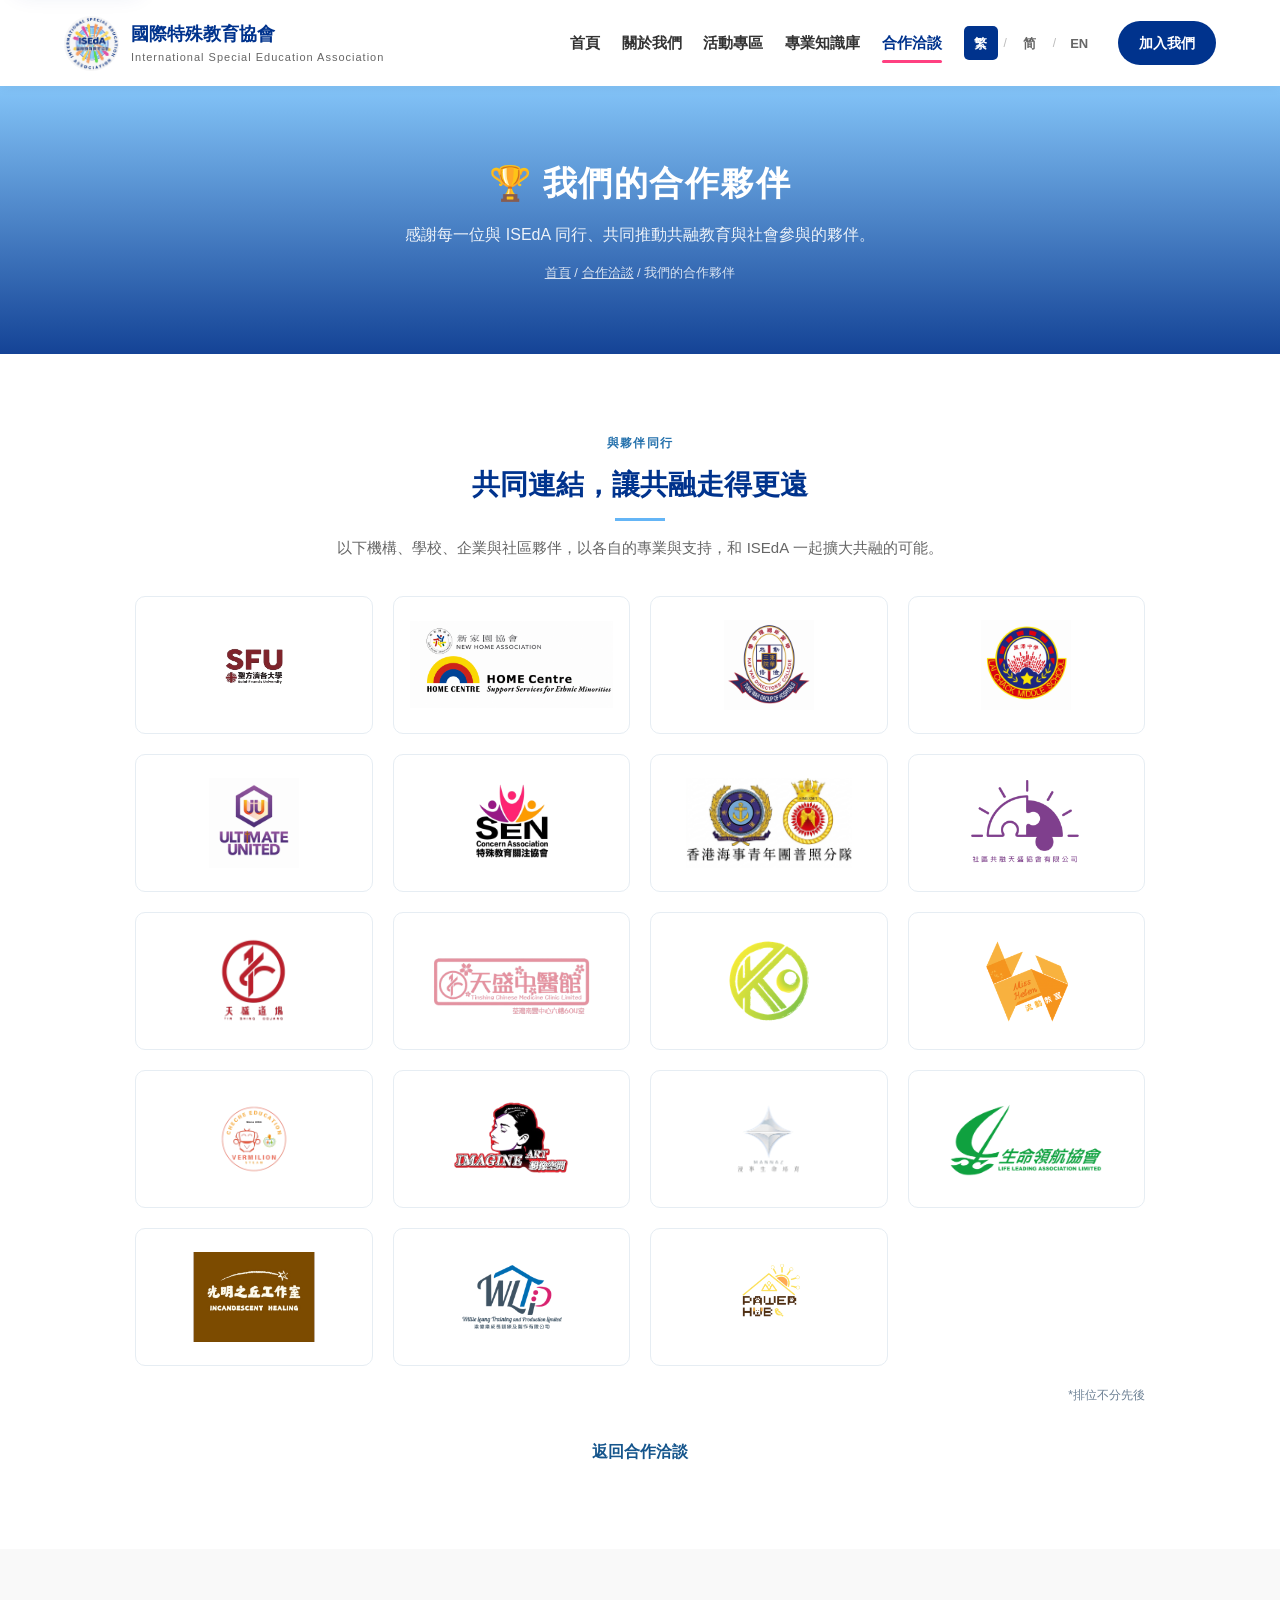
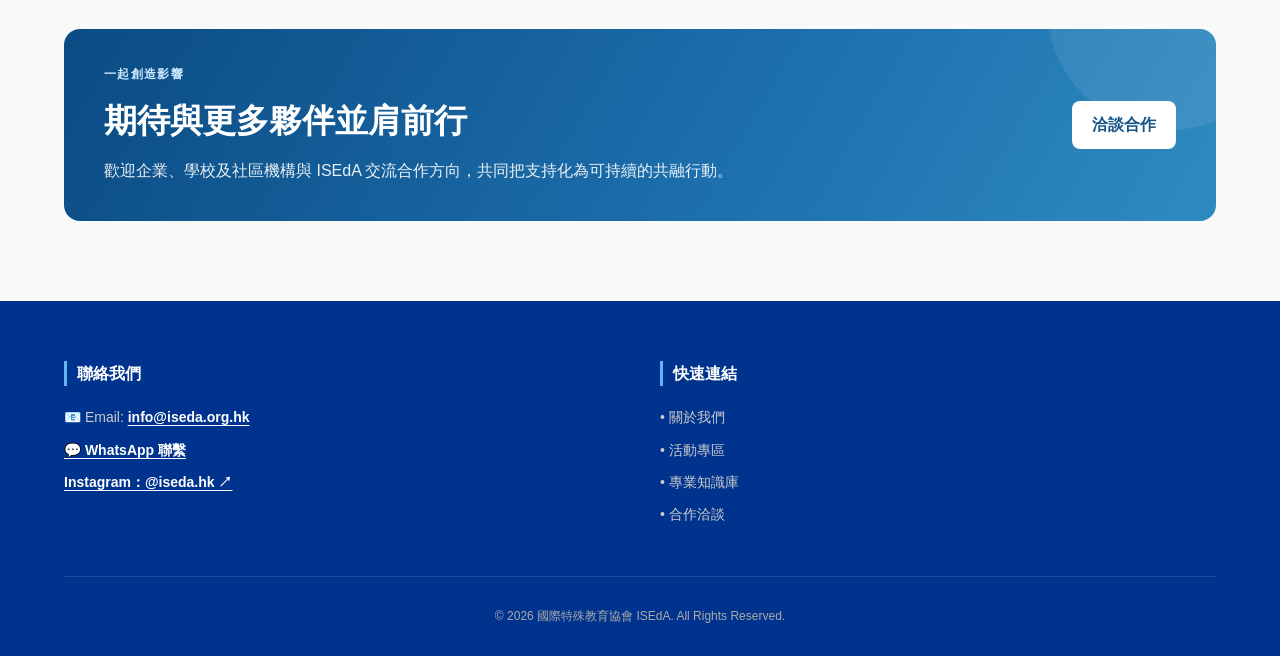
<file: our-partners.html>
<!DOCTYPE html>
<html lang="zh-Hant">
<head>
    <meta charset="UTF-8">
    <meta name="viewport" content="width=device-width, initial-scale=1.0">
    <title data-i18n-title="title.ourPartners">我們的合作夥伴 - ISEdA 國際特殊教育協會</title>
    <meta name="description" content="認識與國際特殊教育協會（ISEdA）同行的教育、社福、企業及社區合作夥伴，共同推動 SEN 共融。">
    <link rel="canonical" href="https://iseda.org.hk/our-partners.html">
    <link rel="stylesheet" href="style.css?v=20260826.27">
    <meta property="og:type" content="website">
    <meta property="og:site_name" content="ISEdA 國際特殊教育協會">
    <meta property="og:title" content="我們的合作夥伴｜ISEdA 國際特殊教育協會">
    <meta property="og:description" content="感謝與 ISEdA 同行、共同推動共融教育與社會參與的合作夥伴。">
    <meta property="og:url" content="https://iseda.org.hk/our-partners.html">
    <meta property="og:image" content="https://iseda.org.hk/logo-2026-08-21.jpeg">
    <meta property="og:image:secure_url" content="https://iseda.org.hk/logo-2026-08-21.jpeg">
    <meta property="og:image:type" content="image/jpeg">
    <meta property="og:image:width" content="1600">
    <meta property="og:image:height" content="914">
    <meta name="twitter:card" content="summary_large_image">
    <meta name="twitter:title" content="我們的合作夥伴｜ISEdA 國際特殊教育協會">
    <meta name="twitter:description" content="感謝與 ISEdA 同行、共同推動共融教育與社會參與的合作夥伴。">
    <meta name="twitter:image" content="https://iseda.org.hk/logo-2026-08-21.jpeg">
</head>
<body>
    <a class="skip-link" href="#main-content" data-i18n="a11y.skip">跳至主要內容</a>
    <header>
        <div class="container header-container">
            <a class="logo-placeholder" href="index.html">
                <div class="logo-box"><img src="logo-2026-08-21.jpeg" alt="ISEdA" width="55" height="55"></div>
                <div class="logo-text">
                    <h1 data-i18n="brand.zh">國際特殊教育協會</h1>
                    <p data-i18n="brand.sub">International Special Education Association</p>
                </div>
            </a>
            <nav id="site-nav">
                <ul>
                    <li><a href="index.html" data-i18n="nav.home">首頁</a></li>
                    <li class="nav-dropdown">
                        <a href="about.html" class="nav-dropdown-main" data-i18n="nav.about">關於我們</a>
                        <button class="nav-dropdown-toggle" type="button" aria-haspopup="true" aria-expanded="false" aria-controls="about-menu" data-i18n-aria-label="nav.about.toggle.open"><span aria-hidden="true">⌄</span></button>
                        <ul class="nav-dropdown-menu" id="about-menu" aria-label="關於我們子選單" data-i18n-aria-label="nav.about.menu">
                            <li><a href="founders.html#elvin-lam" data-i18n="nav.about.founders">核心團隊</a></li>
                            <li><a href="honorary-advisors.html#frank-kusse" data-i18n="nav.about.advisors">榮譽顧問團隊</a></li>
                        </ul>
                    </li>
                    <li class="nav-dropdown" data-dropdown-key="events">
                        <a href="events.html" class="nav-dropdown-main" data-i18n="nav.events">活動專區</a>
                        <button class="nav-dropdown-toggle" type="button" aria-haspopup="true" aria-expanded="false" aria-controls="events-menu" data-i18n-aria-label="nav.events.toggle.open"><span aria-hidden="true">⌄</span></button>
                        <ul class="nav-dropdown-menu" id="events-menu" aria-label="更多活動" data-i18n-aria-label="nav.events.menu">
                            <li><a href="activity-directory.html" data-i18n="nav.events.past">過往活動</a></li>
                        </ul>
                    </li>
                    <li><a href="knowledge.html" data-i18n="nav.knowledge">專業知識庫</a></li>
                    <li class="nav-dropdown" data-dropdown-key="partners">
                        <a href="partners.html" class="nav-dropdown-main active" data-i18n="nav.partners">合作洽談</a>
                        <button class="nav-dropdown-toggle" type="button" aria-haspopup="true" aria-expanded="false" aria-controls="partners-menu" data-i18n-aria-label="nav.partners.toggle.open"><span aria-hidden="true">⌄</span></button>
                        <ul class="nav-dropdown-menu" id="partners-menu" aria-label="合作洽談子選單" data-i18n-aria-label="nav.partners.menu">
                            <li><a href="our-partners.html" aria-current="page" data-i18n="nav.partners.directory">我們的合作夥伴</a></li>
                        </ul>
                    </li>
                    <li class="lang-switch">
                        <button class="lang-btn active" data-lang="zh-Hant">繁</button><span class="lang-sep">/</span>
                        <button class="lang-btn" data-lang="zh-Hans">简</button><span class="lang-sep">/</span>
                        <button class="lang-btn" data-lang="en">EN</button>
                    </li>
                    <li><a href="join.html" class="btn-join" data-i18n="nav.login">加入我們</a></li>
                </ul>
            </nav>
            <button class="hamburger" id="hamburger" aria-label="開啟選單"><span></span><span></span><span></span></button>
        </div>
    </header>

    <section id="main-content" class="page-hero partner-directory-hero">
        <div class="container">
            <h2 data-i18n="partners.directory.hero.title">🏆 我們的合作夥伴</h2>
            <p data-i18n="partners.directory.hero.sub">感謝每一位與 ISEdA 同行、共同推動共融教育與社會參與的夥伴。</p>
            <div class="breadcrumb"><a href="index.html" data-i18n="crumb.home">首頁</a> / <a href="partners.html" data-i18n="crumb.partners">合作洽談</a> / <span data-i18n="crumb.ourPartners">我們的合作夥伴</span></div>
        </div>
    </section>

    <section class="section partner-directory-section">
        <div class="container">
            <div class="partner-directory-heading reveal">
                <p class="partner-directory-eyebrow" data-i18n="partners.directory.eyebrow">與夥伴同行</p>
                <h2 class="section-title" data-i18n="partners.directory.title">共同連結，讓共融走得更遠</h2>
                <p class="section-sub" data-i18n="partners.directory.sub">以下機構、學校、企業與社區夥伴，以各自的專業與支持，和 ISEdA 一起擴大共融的可能。</p>
            </div>
            <div class="partner-grid partner-grid--directory" role="list" aria-label="合作夥伴名錄" data-i18n-aria-label="partners.directory.list.aria">
                <div class="partner-logo reveal" role="listitem" data-partner-number="01"><img src="assets/partners/saint-francis-university.png" alt="聖方濟各大學 Saint Francis University" loading="lazy"></div>
                <div class="partner-logo reveal" role="listitem" data-partner-number="02"><img src="assets/partners/clean/new-home-association-home-centre-upscaled.png" alt="新家園協會及 HOME Centre 聯合贊助" loading="lazy"></div>
                <div class="partner-logo reveal" role="listitem" data-partner-number="03"><img src="assets/partners/clean/tung-wah-group-of-hospitals-white.png" alt="東華三院甲寅年總理中學 Tung Wah Group of Hospitals" loading="lazy"></div>
                <div class="partner-logo reveal" role="listitem" data-partner-number="04"><img src="assets/partners/clean/ccc-lai-chack-middle-school-white.png" alt="中華基督教會麗澤中學 CCC Lai Chack Middle School" loading="lazy"></div>
                <div class="partner-logo reveal" role="listitem" data-partner-number="05"><img src="assets/partners/clean/ultimate-united-white.png" alt="Ultimate United" loading="lazy"></div>
                <div class="partner-logo reveal" role="listitem" data-partner-number="06"><img class="partner-mark partner-mark--lg" src="assets/partners/sen-concern-association.png" alt="SEN Concern Association 特殊教育關注協會" loading="lazy"></div>
                <div class="partner-logo reveal" role="listitem" data-partner-number="07"><img src="assets/partners/hong-kong-sea-cadet-corps-somerset.jpg" alt="香港海事青年團普照分隊 Hong Kong Sea Cadet Corps Somerset" loading="lazy"></div>
                <div class="partner-logo reveal" role="listitem" data-partner-number="08"><img class="partner-mark partner-mark--md" src="assets/partners/community-inclusion-tin-shing.png" alt="社區共融天盛協會有限公司" loading="lazy"></div>
                <div class="partner-logo reveal" role="listitem" data-partner-number="09"><img src="assets/partners/tin-shing-dojo.png" alt="天盛道場 Tin Shing Dojang" loading="lazy"></div>
                <div class="partner-logo reveal" role="listitem" data-partner-number="10"><img src="assets/partners/tin-shing-chinese-medicine.png" alt="天盛中醫館 Tin Shing Chinese Medicine" loading="lazy"></div>
                <div class="partner-logo reveal" role="listitem" data-partner-number="11"><img src="assets/partners/oko-healing-education.png" alt="OKO Healing Education 療心教育" loading="lazy"></div>
                <div class="partner-logo reveal" role="listitem" data-partner-number="12"><img src="assets/partners/miss-helen.png" alt="Miss Helen 流動教室" loading="lazy"></div>
                <div class="partner-logo reveal" role="listitem" data-partner-number="13"><img src="assets/partners/cheche-education-vermilion.png" alt="CheChe Education Vermilion" loading="lazy"></div>
                <div class="partner-logo reveal" role="listitem" data-partner-number="14"><img class="partner-mark partner-mark--md" src="assets/partners/imagine-art.png" alt="Imagine Art 聯繫藝術" loading="lazy"></div>
                <div class="partner-logo reveal" role="listitem" data-partner-number="15"><img src="assets/partners/mannaz-life-education.png" alt="漫事生命培育 Mannaz Life Education" loading="lazy"></div>
                <div class="partner-logo reveal" role="listitem" data-partner-number="16"><img src="assets/partners/life-leading-association.png" alt="生命領航協會 Life Leading Association" loading="lazy"></div>
                <div class="partner-logo reveal" role="listitem" data-partner-number="17"><img src="assets/partners/incandescent-healing.png" alt="光明之丘工作室 Incandescent Healing" loading="lazy"></div>
                <div class="partner-logo reveal" role="listitem" data-partner-number="18"><img src="assets/partners/willie-leung-training.png" alt="Willie Leung Training and Production Limited" loading="lazy"></div>
                <div class="partner-logo reveal" role="listitem" data-partner-number="19"><img class="partner-mark partner-mark--xl" src="assets/partners/pawer-hub.png" alt="Pawer Hub" loading="lazy"></div>
            </div>
            <p class="partner-directory-note" data-i18n="partners.directory.orderNote">*排位不分先後</p>
            <div class="partner-directory-return reveal">
                <a class="btn-partner-directory btn-partner-directory--secondary" href="partners.html" data-i18n="partners.directory.back">返回合作洽談</a>
            </div>
        </div>
    </section>

    <section class="section section-alt">
        <div class="container">
            <div class="partner-directory-callout reveal">
                <div>
                    <p class="partner-directory-eyebrow" data-i18n="partners.directory.callout.eyebrow">一起創造影響</p>
                    <h2 data-i18n="partners.directory.callout.title">期待與更多夥伴並肩前行</h2>
                    <p data-i18n="partners.directory.callout.desc">歡迎企業、學校及社區機構與 ISEdA 交流合作方向，共同把支持化為可持續的共融行動。</p>
                </div>
                <a class="btn-partner-directory" href="partners.html#contact" data-i18n="partners.directory.callout.cta">洽談合作</a>
            </div>
        </div>
    </section>

    <footer>
        <div class="container">
            <div class="footer-top">
                <div class="footer-info">
                    <h5 data-i18n="footer.contact">聯絡我們</h5>
                    <p>📧 Email: <a href="mailto:info@iseda.org.hk">info@iseda.org.hk</a></p>
                    <p><a href="https://wa.me/85268267865" target="_blank" rel="noopener noreferrer" data-i18n="footer.contact.whatsapp" data-i18n-aria-label="footer.contact.whatsapp">💬 WhatsApp 聯繫</a></p>
                    <p><a href="https://www.instagram.com/iseda.hk?utm_source=ig_web_button_share_sheet&amp;igsi=ZDNlZDc0MzIxNw==" target="_blank" rel="noopener noreferrer" data-i18n="footer.contact.instagram" data-i18n-aria-label="footer.contact.instagram.aria" aria-label="前往 ISEdA Instagram 官方帳戶（於新視窗開啟）">Instagram：@iseda.hk ↗</a></p>
                </div>
                <div class="footer-links">
                    <h5 data-i18n="footer.links">快速連結</h5>
                    <ul>
                        <li><a href="about.html">• <span data-i18n="nav.about">關於我們</span></a></li>
                        <li><a href="events.html">• <span data-i18n="nav.events">最新活動</span></a></li>
                        <li><a href="knowledge.html">• <span data-i18n="nav.knowledge">專業知識庫</span></a></li>
                        <li><a href="partners.html">• <span data-i18n="nav.partners">合作洽談</span></a></li>
                    </ul>
                </div>
            </div>
            <div class="footer-bottom"><p>© 2026 國際特殊教育協會 ISEdA. All Rights Reserved.</p></div>
        </div>
    </footer>

    <button class="back-to-top" id="backToTop" aria-label="回到頂端">↑</button>
    <script src="lang.js?v=20260826.22"></script>
    <script src="script.js?v=20260826.22"></script>
</body>
</html>
</file>
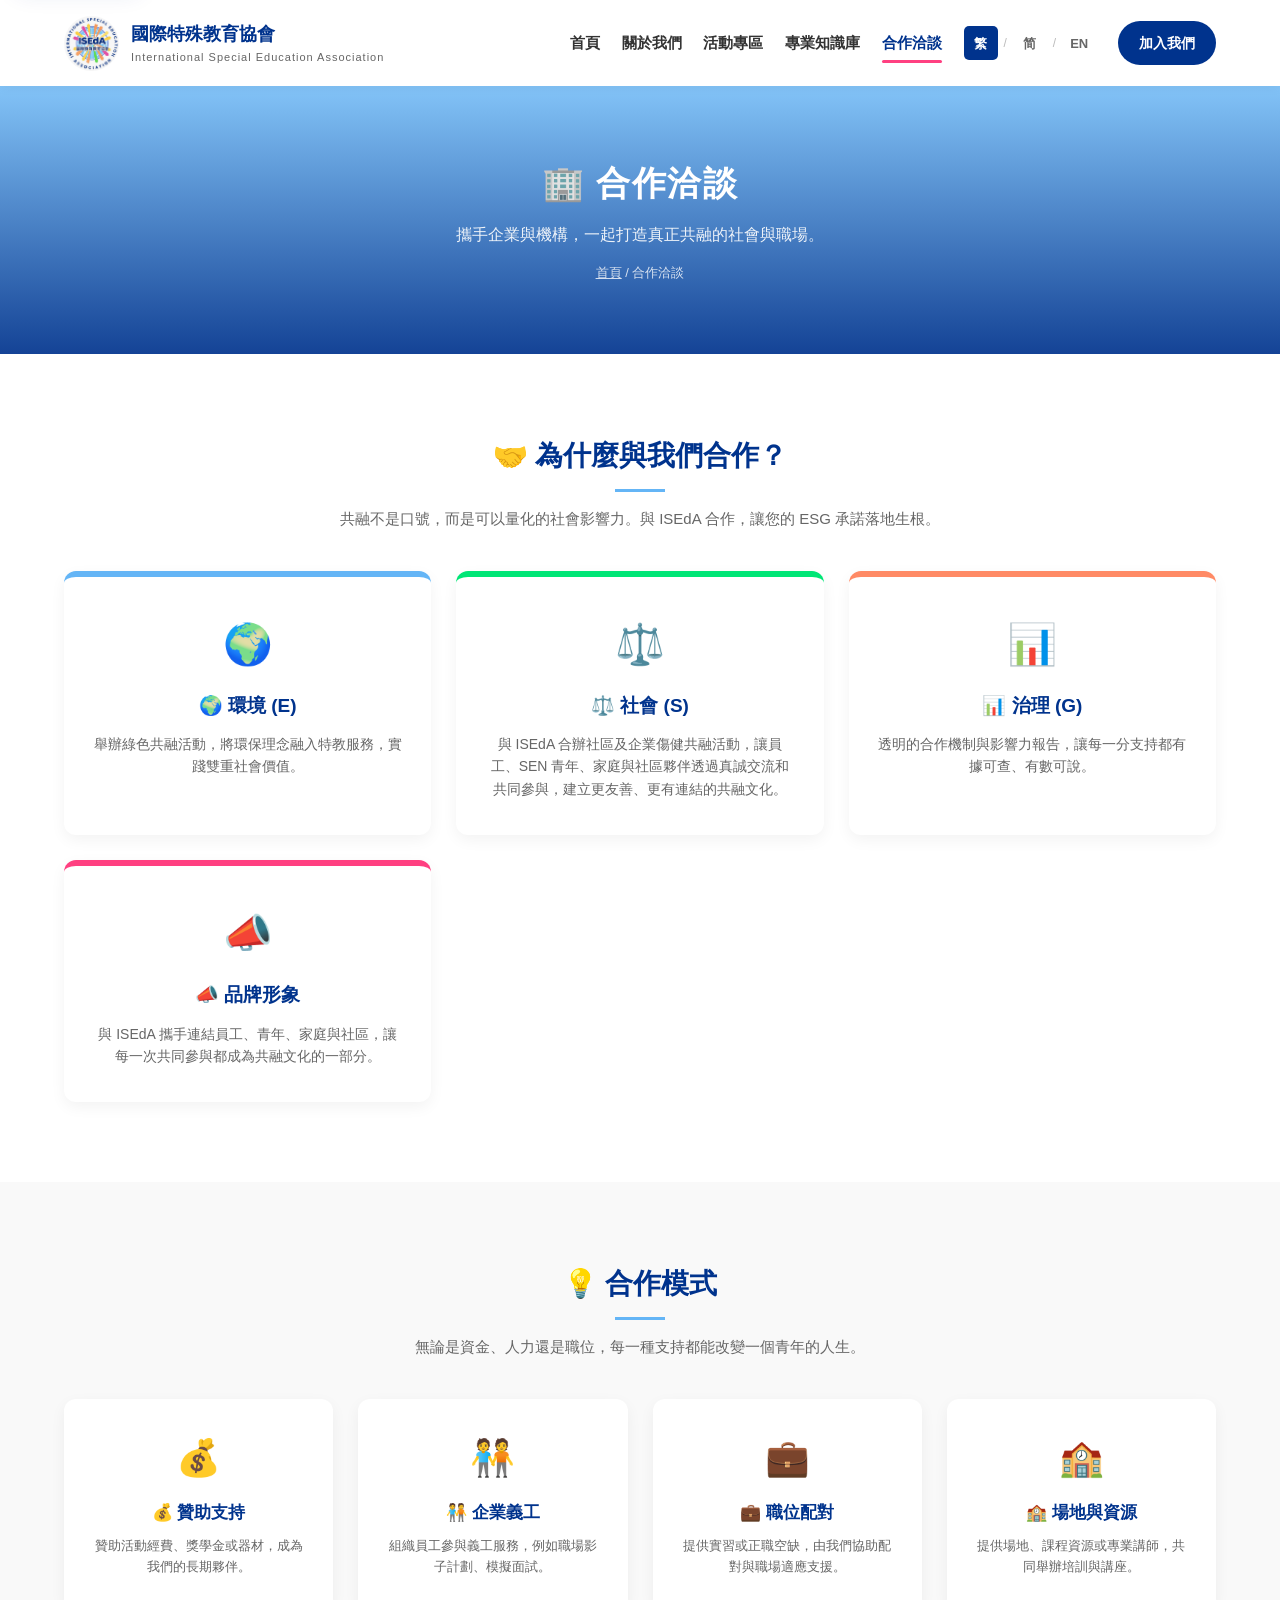
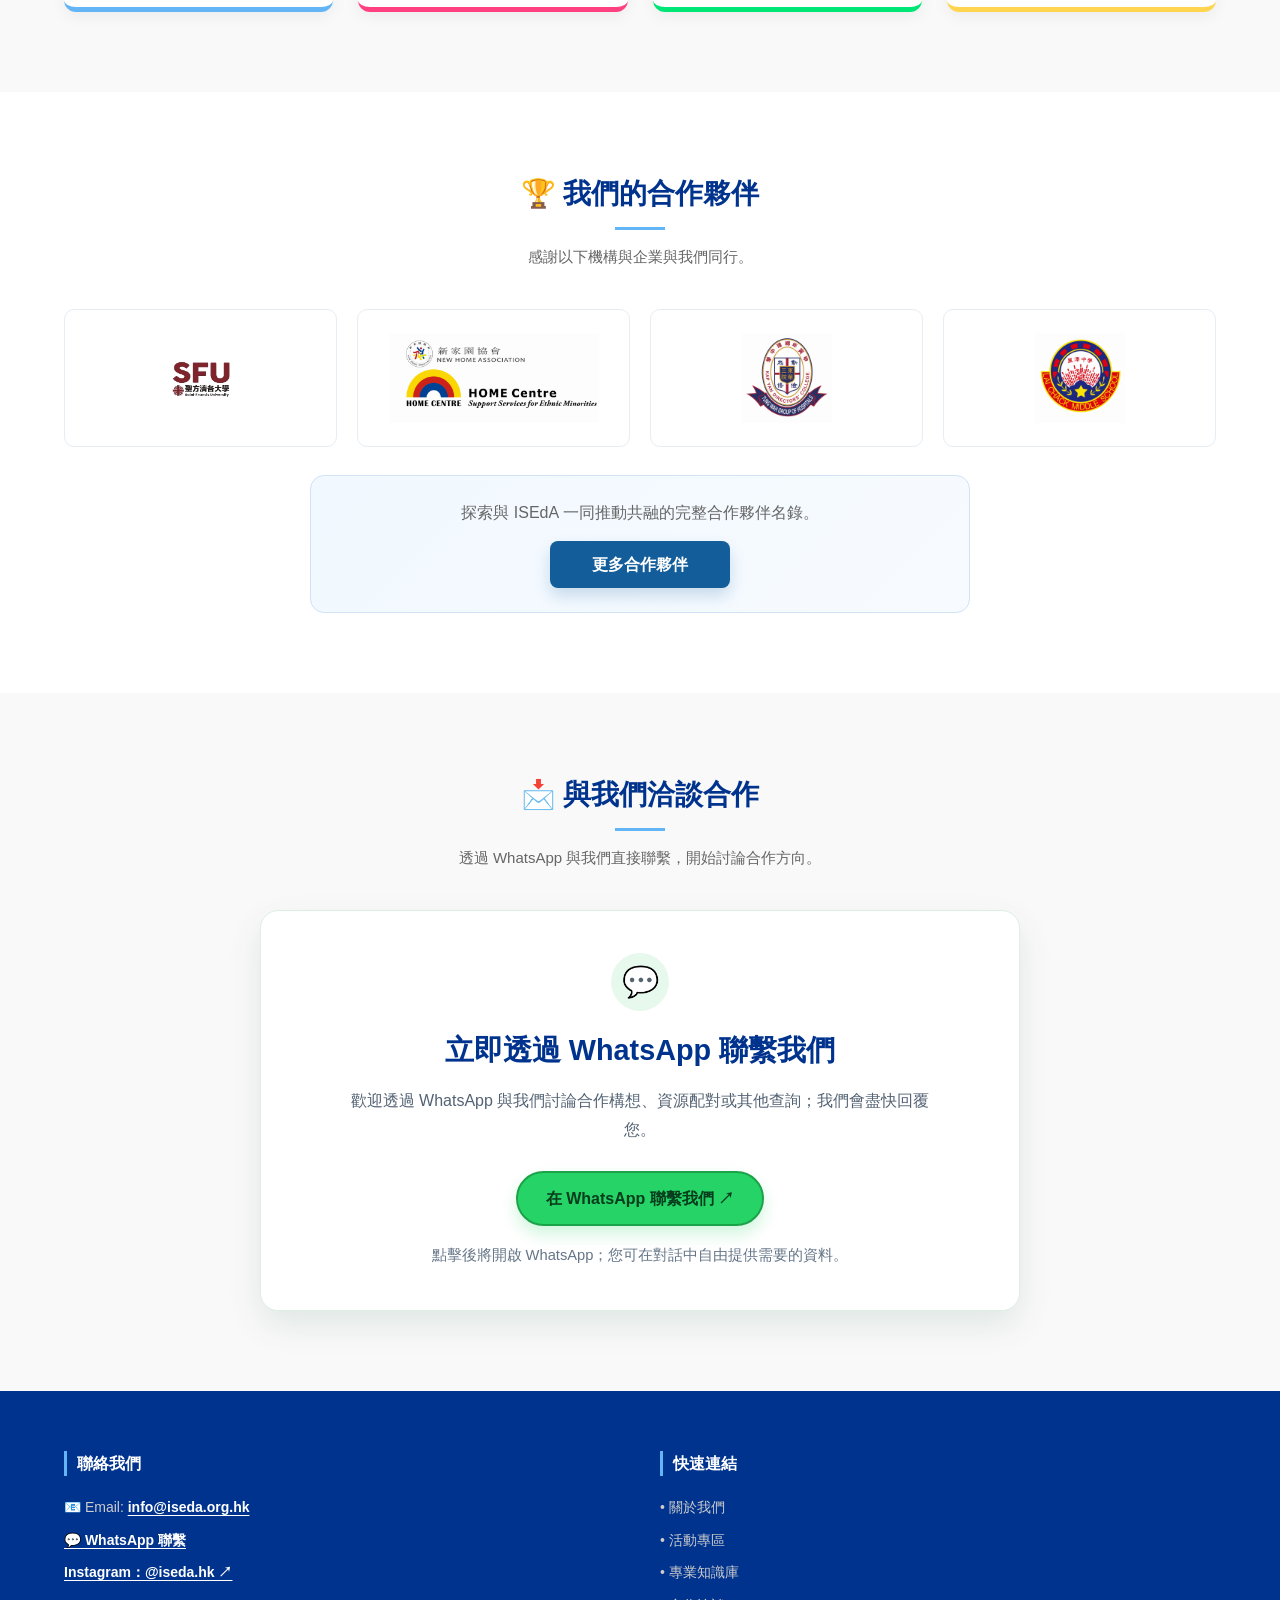
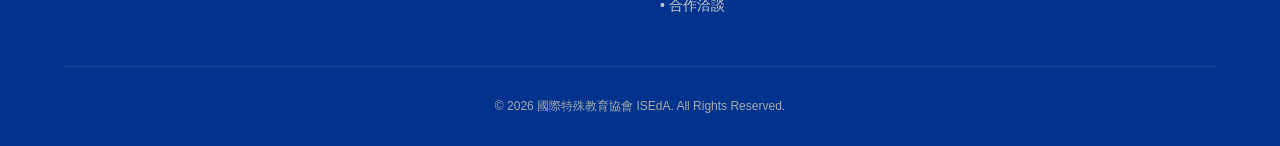
<file: partners.html>
<!DOCTYPE html>
<html lang="zh-Hant">
<head>
    <meta charset="UTF-8">
    <meta name="viewport" content="width=device-width, initial-scale=1.0">
    <title data-i18n-title="title.partners">合作洽談 - ISEdA 國際特殊教育協會</title>
    <meta name="description" content="與國際特殊教育協會（ISEdA）合作，連結企業、學校與社區，合辦傷健共融活動及推動具體社會影響力。">
    <link rel="canonical" href="https://iseda.org.hk/partners.html">
    <link rel="stylesheet" href="style.css?v=20260826.26">
    <!-- 社群分享預覽（Open Graph / Twitter Card） -->
    <meta property="og:type" content="website">
    <meta property="og:site_name" content="ISEdA 國際特殊教育協會">
    <meta property="og:title" content="合作洽談｜ISEdA 國際特殊教育協會">
    <meta property="og:description" content="國際特殊教育協會（ISEdA）致力連結特殊教育需要青年、家庭、特教從業者與社會各界，推動共融教育與社會參與。">
    <meta property="og:url" content="https://iseda.org.hk/partners.html">
    <meta property="og:image" content="https://iseda.org.hk/logo-2026-08-21.jpeg">
    <meta property="og:image:secure_url" content="https://iseda.org.hk/logo-2026-08-21.jpeg">
    <meta property="og:image:type" content="image/jpeg">
    <meta property="og:image:width" content="1600">
    <meta property="og:image:height" content="914">
    <meta name="twitter:card" content="summary_large_image">
    <meta name="twitter:title" content="合作洽談｜ISEdA 國際特殊教育協會">
    <meta name="twitter:description" content="國際特殊教育協會（ISEdA）致力連結特殊教育需要青年、家庭、特教從業者與社會各界，推動共融教育與社會參與。">
    <meta name="twitter:image" content="https://iseda.org.hk/logo-2026-08-21.jpeg">
</head>
<body>
    <a class="skip-link" href="#main-content" data-i18n="a11y.skip">跳至主要內容</a>
    <header>
        <div class="container header-container">
            <a class="logo-placeholder" href="index.html">
                <div class="logo-box"><img src="logo-2026-08-21.jpeg" alt="ISEdA" width="55" height="55"></div>
                <div class="logo-text">
                    <h1 data-i18n="brand.zh">國際特殊教育協會</h1>
                    <p data-i18n="brand.sub">International Special Education Association</p>
                </div>
            </a>
            <nav id="site-nav">
                <ul>
                    <li><a href="index.html" data-i18n="nav.home">首頁</a></li>
                    <li class="nav-dropdown">

                        <a href="about.html" class="nav-dropdown-main" data-i18n="nav.about">關於我們</a>

                        <button class="nav-dropdown-toggle" type="button" aria-haspopup="true" aria-expanded="false" aria-controls="about-menu" data-i18n-aria-label="nav.about.toggle.open">

                            <span aria-hidden="true">⌄</span>

                        </button>

                        <ul class="nav-dropdown-menu" id="about-menu" aria-label="關於我們子選單" data-i18n-aria-label="nav.about.menu">

                            <li><a href="founders.html#elvin-lam" data-i18n="nav.about.founders">核心團隊</a></li>

                            <li><a href="honorary-advisors.html#frank-kusse" data-i18n="nav.about.advisors">榮譽顧問團隊</a></li>

                        </ul>

                    </li>
                    <li class="nav-dropdown" data-dropdown-key="events">
                        <a href="events.html" class="nav-dropdown-main" data-i18n="nav.events">活動專區</a>
                        <button class="nav-dropdown-toggle" type="button" aria-haspopup="true" aria-expanded="false" aria-controls="events-menu" data-i18n-aria-label="nav.events.toggle.open"><span aria-hidden="true">⌄</span></button>
                        <ul class="nav-dropdown-menu" id="events-menu" aria-label="更多活動" data-i18n-aria-label="nav.events.menu">
                            <li><a href="activity-directory.html" data-i18n="nav.events.past">過往活動</a></li>
                        </ul>
                    </li>
                    <li><a href="knowledge.html" data-i18n="nav.knowledge">專業知識庫</a></li>
                    <li class="nav-dropdown" data-dropdown-key="partners">
                        <a href="partners.html" class="nav-dropdown-main active" data-i18n="nav.partners">合作洽談</a>
                        <button class="nav-dropdown-toggle" type="button" aria-haspopup="true" aria-expanded="false" aria-controls="partners-menu" data-i18n-aria-label="nav.partners.toggle.open"><span aria-hidden="true">⌄</span></button>
                        <ul class="nav-dropdown-menu" id="partners-menu" aria-label="合作洽談子選單" data-i18n-aria-label="nav.partners.menu">
                            <li><a href="our-partners.html" data-i18n="nav.partners.directory">我們的合作夥伴</a></li>
                        </ul>
                    </li>
                    <li class="lang-switch">
                        <button class="lang-btn active" data-lang="zh-Hant">繁</button><span class="lang-sep">/</span>
                        <button class="lang-btn" data-lang="zh-Hans">简</button><span class="lang-sep">/</span>
                        <button class="lang-btn" data-lang="en">EN</button>
                    </li>
                    <li><a href="join.html" class="btn-join" data-i18n="nav.login">加入我們</a></li>
</ul>
            </nav>
            <button class="hamburger" id="hamburger" aria-label="開啟選單">
                <span></span><span></span><span></span>
            </button>
        </div>
    </header>
    <section id="main-content" class="page-hero">
        <div class="container">
            <h2 data-i18n="partners.hero.title">🏢 合作洽談</h2>
            <p data-i18n="partners.hero.sub">攜手企業與機構，一起打造真正共融的社會與職場。</p>
            <div class="breadcrumb"><a href="index.html" data-i18n="crumb.home">首頁</a> / <span data-i18n="crumb.partners">crumb.partners</span></div>
        </div>
    </section>

    <section class="section">
        <div class="container">
            <h2 class="section-title" data-i18n="partners.why.title">🤝 為什麼與我們合作？</h2>
            <p class="section-sub" data-i18n="partners.why.sub">共融不是口號，而是可以量化的社會影響力。與 ISEdA 合作，讓您的 ESG 承諾落地生根。</p>
            <div class="mv-grid">
                <div class="mv-card reveal"><div class="mv-icon">🌍</div><h3 data-i18n="partners.esg.e.title">環境 (E)</h3><p data-i18n="partners.esg.e.desc">舉辦綠色共融活動，將環保理念融入特教服務，實踐雙重社會價值。</p></div>
                <div class="mv-card green reveal"><div class="mv-icon">⚖️</div><h3 data-i18n="partners.esg.s.title">社會 (S)</h3><p data-i18n="partners.esg.s.desc">與 ISEdA 合辦社區及企業傷健共融活動，讓員工、SEN 青年、家庭與社區夥伴透過真誠交流和共同參與，建立更友善、更有連結的共融文化。</p></div>
                <div class="mv-card orange reveal"><div class="mv-icon">📊</div><h3 data-i18n="partners.esg.g.title">治理 (G)</h3><p data-i18n="partners.esg.g.desc">透明的合作機制與影響力報告，讓每一分支持都有據可查、有數可說。</p></div>
                <div class="mv-card pink reveal"><div class="mv-icon">📣</div><h3 data-i18n="partners.esg.brand.title">品牌形象</h3><p data-i18n="partners.esg.brand.desc">與 ISEdA 攜手連結員工、青年、家庭與社區，讓每一次共同參與都成為共融文化的一部分。</p></div>
            </div>
        </div>
    </section>
    <section class="section section-alt">
        <div class="container">
            <h2 class="section-title" data-i18n="partners.modes.title">💡 合作模式</h2>
            <p class="section-sub" data-i18n="partners.modes.sub">無論是資金、人力還是職位，每一種支持都能改變一個青年的人生。</p>
            <div class="mode-list">
                <div class="mode-card reveal"><div class="m-icon">💰</div><h4 data-i18n="partners.mode.1.title">贊助支持</h4><p data-i18n="partners.mode.1.desc">贊助活動經費、獎學金或器材，成為我們的長期夥伴。</p></div>
                <div class="mode-card pink reveal"><div class="m-icon">🧑‍🤝‍🧑</div><h4 data-i18n="partners.mode.2.title">企業義工</h4><p data-i18n="partners.mode.2.desc">組織員工參與義工服務，例如職場影子計劃、模擬面試。</p></div>
                <div class="mode-card green reveal"><div class="m-icon">💼</div><h4 data-i18n="partners.mode.3.title">職位配對</h4><p data-i18n="partners.mode.3.desc">提供實習或正職空缺，由我們協助配對與職場適應支援。</p></div>
                <div class="mode-card yellow reveal"><div class="m-icon">🏫</div><h4 data-i18n="partners.mode.4.title">場地與資源</h4><p data-i18n="partners.mode.4.desc">提供場地、課程資源或專業講師，共同舉辦培訓與講座。</p></div>
            </div>
        </div>
    </section>
    <section class="section">
        <div class="container">
            <h2 class="section-title" data-i18n="partners.wall.title">🏆 我們的合作夥伴</h2>
            <p class="section-sub" data-i18n="partners.wall.sub">感謝以下機構與企業與我們同行。</p>
            <div class="partner-grid partner-grid--featured" role="list">
                <div class="partner-logo reveal" role="listitem" data-partner-number="01"><img src="assets/partners/saint-francis-university.png" alt="聖方濟各大學 Saint Francis University" loading="lazy"></div>
                <div class="partner-logo reveal" role="listitem" data-partner-number="02"><img src="assets/partners/clean/new-home-association-home-centre-upscaled.png" alt="新家園協會及 HOME Centre 聯合贊助" loading="lazy"></div>
                <div class="partner-logo reveal" role="listitem" data-partner-number="03"><img src="assets/partners/clean/tung-wah-group-of-hospitals-white.png" alt="東華三院甲寅年總理中學 Tung Wah Group of Hospitals" loading="lazy"></div>
                <div class="partner-logo reveal" role="listitem" data-partner-number="04"><img src="assets/partners/clean/ccc-lai-chack-middle-school-white.png" alt="中華基督教會麗澤中學 CCC Lai Chack Middle School" loading="lazy"></div>
            </div>
            <div class="partner-directory-link reveal">
                <p data-i18n="partners.wall.more.desc">探索與 ISEdA 一同推動共融的完整合作夥伴名錄。</p>
                <a class="btn-partner-directory" href="our-partners.html" data-i18n="partners.wall.more.cta">更多合作夥伴</a>
            </div>
        </div>
    </section>
    <section class="section section-alt" id="contact">
        <div class="container">
            <h2 class="section-title" data-i18n="partners.contact.title">📩 與我們洽談合作</h2>
            <p class="section-sub" data-i18n="partners.contact.sub">填寫以下資料，我們的團隊會在 5 個工作天內與您聯絡。</p>
            <div class="whatsapp-card reveal" role="region" aria-labelledby="whatsapp-contact-heading" aria-describedby="whatsapp-contact-note">
                <div class="whatsapp-mark" aria-hidden="true">💬</div>
                <h3 id="whatsapp-contact-heading" data-i18n="partners.whatsapp.heading">立即透過 WhatsApp 聯繫我們</h3>
                <p class="whatsapp-desc" data-i18n="partners.whatsapp.desc">歡迎透過 WhatsApp 與我們討論合作構想、資源配對或其他查詢；我們會盡快回覆您。</p>
                <a class="btn-whatsapp" href="https://wa.me/85268267865" target="_blank" rel="noopener noreferrer" data-i18n="partners.whatsapp.cta" data-i18n-aria-label="partners.whatsapp.aria" aria-label="透過 WhatsApp 與 ISEdA 聯繫（於新視窗開啟）">在 WhatsApp 聯繫我們 ↗</a>
                <p class="whatsapp-note" id="whatsapp-contact-note" data-i18n="partners.whatsapp.note">點擊後將開啟 WhatsApp；您可在對話中自由提供需要的資料。</p>
            </div>
        </div>
    </section>
    <footer>
        <div class="container">
            <div class="footer-top">
                <div class="footer-info">
                    <h5 data-i18n="footer.contact">聯絡我們</h5>
                    <p>📧 Email: <a href="mailto:info@iseda.org.hk">info@iseda.org.hk</a></p>
                    <p><a href="https://wa.me/85268267865" target="_blank" rel="noopener noreferrer" data-i18n="footer.contact.whatsapp" data-i18n-aria-label="footer.contact.whatsapp">💬 WhatsApp 聯繫</a></p>
                    <p><a href="https://www.instagram.com/iseda.hk?utm_source=ig_web_button_share_sheet&amp;igsi=ZDNlZDc0MzIxNw==" target="_blank" rel="noopener noreferrer" data-i18n="footer.contact.instagram" data-i18n-aria-label="footer.contact.instagram.aria" aria-label="前往 ISEdA Instagram 官方帳戶（於新視窗開啟）">Instagram：@iseda.hk ↗</a></p>
                </div>
                <div class="footer-links">
                    <h5 data-i18n="footer.links">快速連結</h5>
                    <ul>
                        <li><a href="about.html">• <span data-i18n="nav.about">關於我們</span></a></li>
                        <li><a href="events.html">• <span data-i18n="nav.events">最新活動</span></a></li>
                        <li><a href="knowledge.html">• <span data-i18n="nav.knowledge">專業知識庫</span></a></li>
                        <li><a href="partners.html">• <span data-i18n="nav.partners">合作洽談</span></a></li>
                    </ul>
                </div>
            </div>
            <div class="footer-bottom">
                <p>© 2026 國際特殊教育協會 ISEdA. All Rights Reserved.</p>
            </div>
        </div>
    </footer>

    <button class="back-to-top" id="backToTop" aria-label="回到頂端">↑</button>

    <script src="lang.js?v=20260826.22"></script>
    <script src="script.js?v=20260826.22"></script>
</body>
</html>
</file>
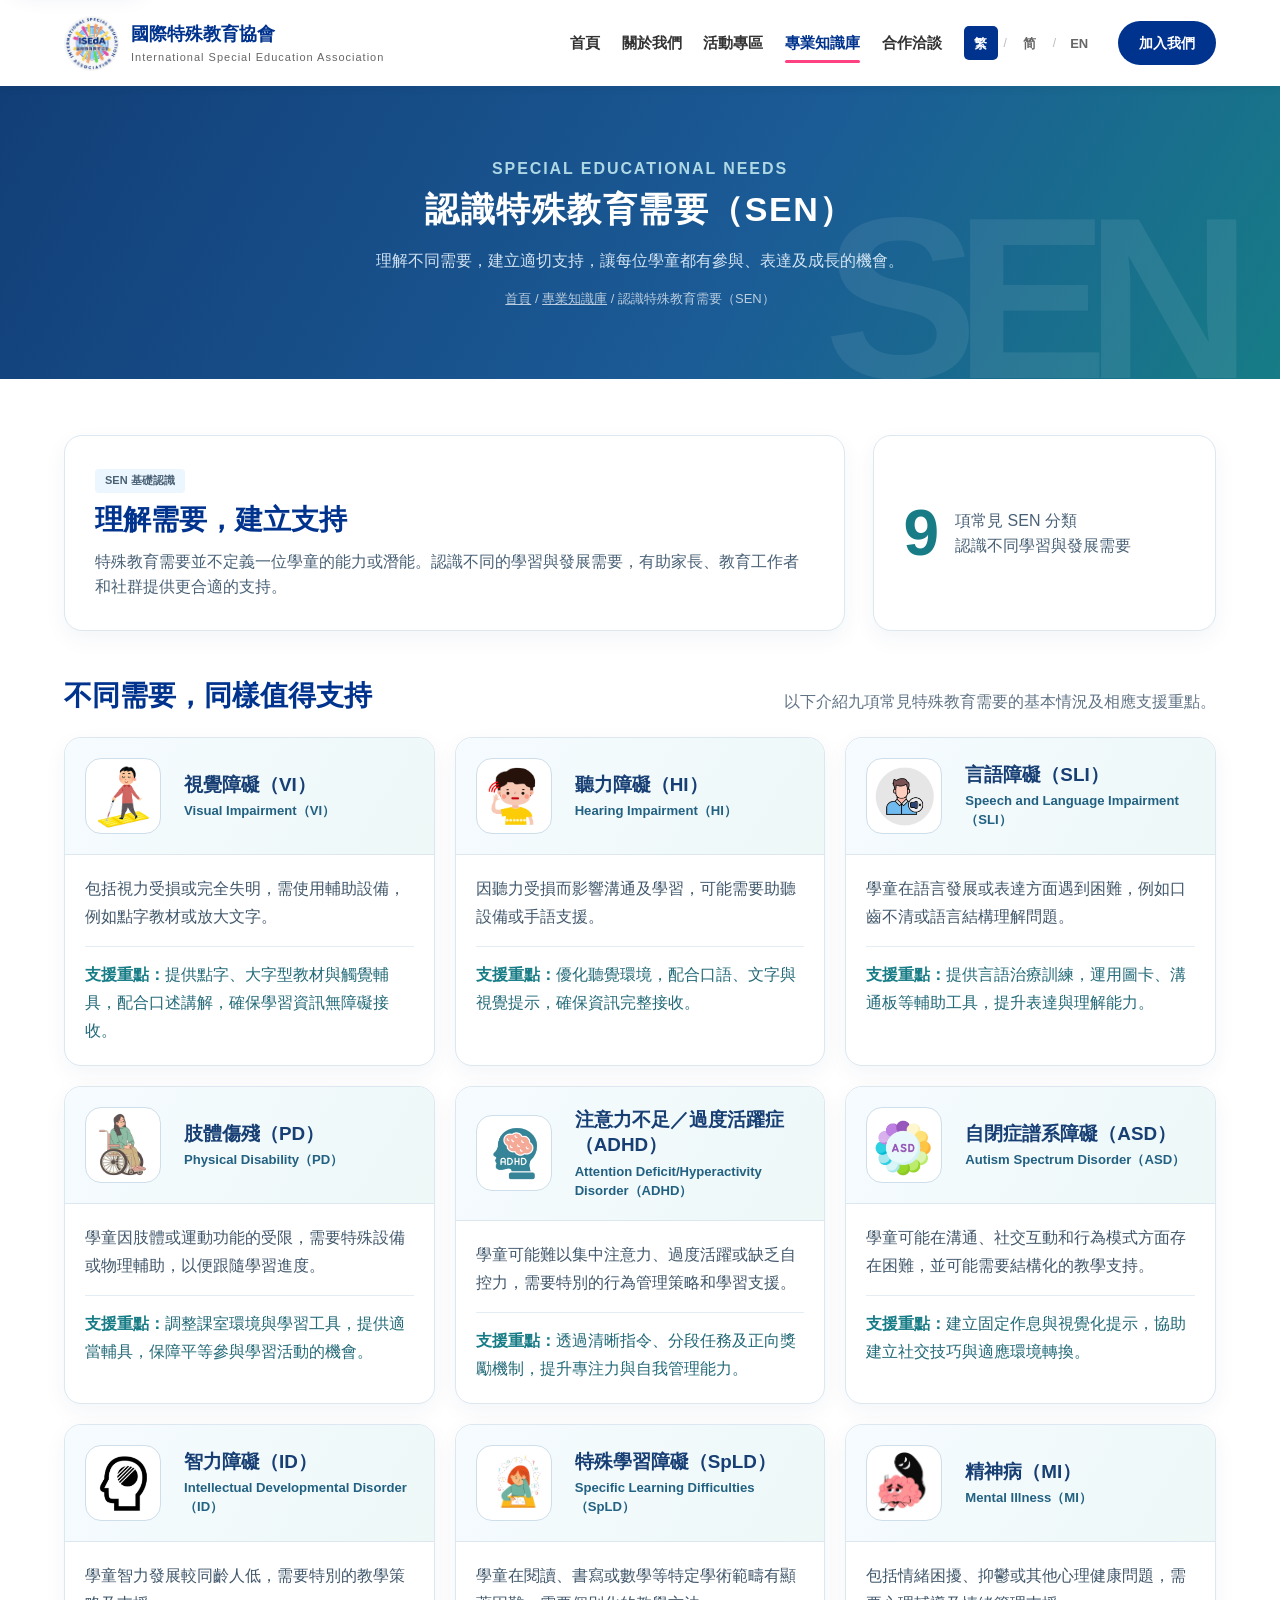
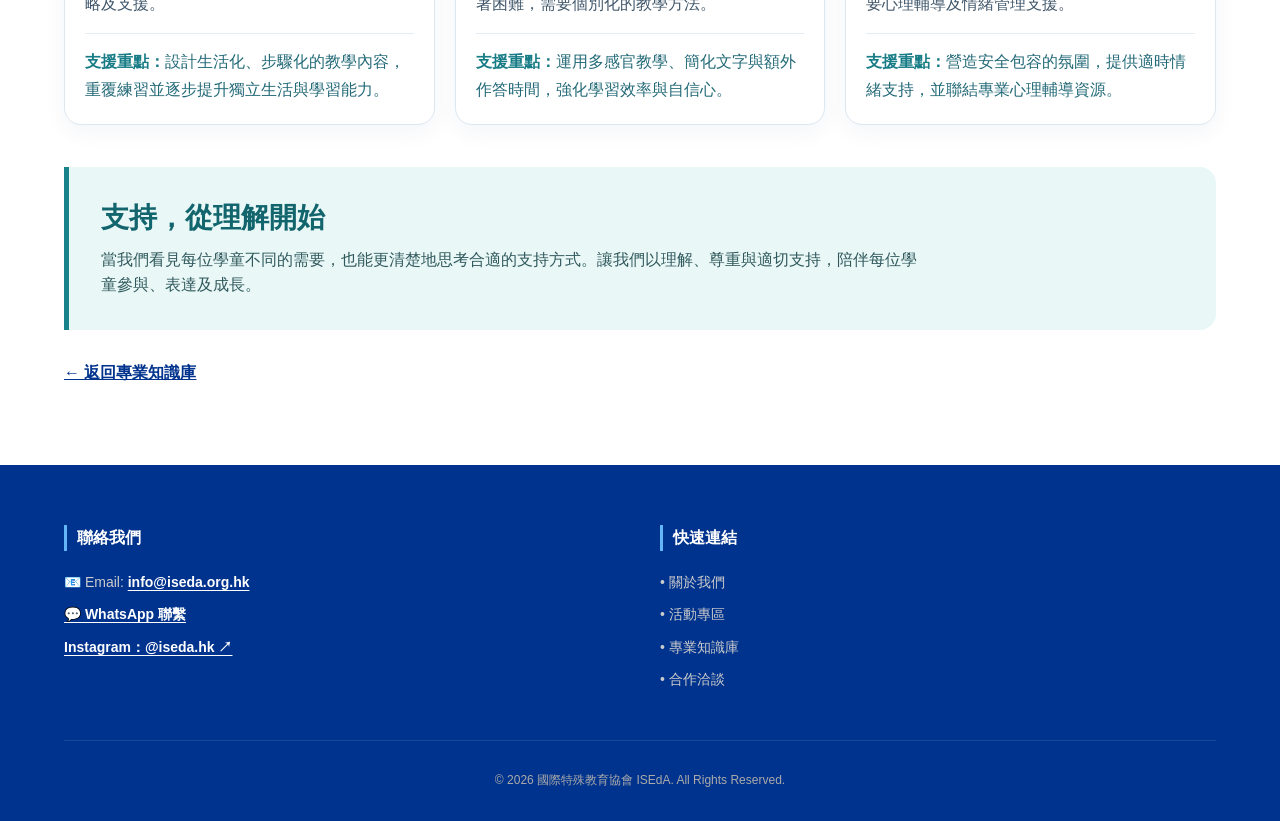
<file: sen-awareness.html>
<!DOCTYPE html>
<html lang="zh-Hant">
<head>
    <meta charset="UTF-8">
    <meta name="viewport" content="width=device-width, initial-scale=1.0">
    <title data-i18n-title="title.sen">認識特殊教育需要（SEN） - ISEdA 國際特殊教育協會</title>
    <meta name="description" content="透過國際特殊教育協會（ISEdA）的 SEN 基礎文章，認識九項常見特殊教育需要及相應支援重點。">
    <link rel="canonical" href="https://iseda.org.hk/sen-awareness.html">
    <link rel="stylesheet" href="style.css?v=20260824.15">
    <meta property="og:type" content="article">
    <meta property="og:site_name" content="ISEdA 國際特殊教育協會">
    <meta property="og:title" content="認識特殊教育需要（SEN）｜ISEdA 國際特殊教育協會">
    <meta property="og:description" content="認識九項常見特殊教育需要（SEN）及相應支援重點。">
    <meta property="og:url" content="https://iseda.org.hk/sen-awareness.html">
    <meta property="og:image" content="https://iseda.org.hk/logo-2026-08-21.jpeg">
    <meta property="og:image:secure_url" content="https://iseda.org.hk/logo-2026-08-21.jpeg">
    <meta property="og:image:type" content="image/jpeg">
    <meta property="og:image:width" content="1600">
    <meta property="og:image:height" content="914">
    <meta name="twitter:card" content="summary_large_image">
    <meta name="twitter:title" content="認識特殊教育需要（SEN）｜ISEdA 國際特殊教育協會">
    <meta name="twitter:description" content="認識九項常見特殊教育需要（SEN）及相應支援重點。">
    <meta name="twitter:image" content="https://iseda.org.hk/logo-2026-08-21.jpeg">
</head>
<body>
    <a class="skip-link" href="#main-content" data-i18n="a11y.skip">跳至主要內容</a>
    <header>
        <div class="container header-container">
            <a class="logo-placeholder" href="index.html">
                <div class="logo-box"><img src="logo-2026-08-21.jpeg" alt="ISEdA" width="55" height="55"></div>
                <div class="logo-text">
                    <h1 data-i18n="brand.zh">國際特殊教育協會</h1>
                    <p data-i18n="brand.sub">International Special Education Association</p>
                </div>
            </a>
            <nav id="site-nav">
                <ul>
                    <li><a href="index.html" data-i18n="nav.home">首頁</a></li>
                    <li class="nav-dropdown">
                        <a href="about.html" class="nav-dropdown-main" data-i18n="nav.about">關於我們</a>
                        <button class="nav-dropdown-toggle" type="button" aria-haspopup="true" aria-expanded="false" aria-controls="about-menu" data-i18n-aria-label="nav.about.toggle.open"><span aria-hidden="true">⌄</span></button>
                        <ul class="nav-dropdown-menu" id="about-menu" aria-label="關於我們子選單" data-i18n-aria-label="nav.about.menu">
                            <li><a href="founders.html#elvin-lam" data-i18n="nav.about.founders">核心團隊</a></li>
                            <li><a href="honorary-advisors.html#frank-kusse" data-i18n="nav.about.advisors">榮譽顧問團隊</a></li>
                        </ul>
                    </li>
                    <li class="nav-dropdown" data-dropdown-key="events">
                        <a href="events.html" class="nav-dropdown-main" data-i18n="nav.events">活動專區</a>
                        <button class="nav-dropdown-toggle" type="button" aria-haspopup="true" aria-expanded="false" aria-controls="events-menu" data-i18n-aria-label="nav.events.toggle.open"><span aria-hidden="true">⌄</span></button>
                        <ul class="nav-dropdown-menu" id="events-menu" aria-label="更多活動" data-i18n-aria-label="nav.events.menu">
                            <li><a href="activity-directory.html" data-i18n="nav.events.past">過往活動</a></li>
                        </ul>
                    </li>
                    <li><a href="knowledge.html" class="active" data-i18n="nav.knowledge">專業知識庫</a></li>
                    <li><a href="partners.html" data-i18n="nav.partners">合作洽談</a></li>
                    <li class="lang-switch">
                        <button class="lang-btn active" data-lang="zh-Hant">繁</button><span class="lang-sep">/</span>
                        <button class="lang-btn" data-lang="zh-Hans">简</button><span class="lang-sep">/</span>
                        <button class="lang-btn" data-lang="en">EN</button>
                    </li>
                    <li><a href="join.html" class="btn-join" data-i18n="nav.login">加入我們</a></li>
                </ul>
            </nav>
            <button class="hamburger" id="hamburger" aria-label="開啟選單"><span></span><span></span><span></span></button>
        </div>
    </header>

    <main id="main-content">
        <section class="page-hero sen-article-hero">
            <div class="container">
                <p class="sen-kicker" data-i18n="sen.article.kicker">SPECIAL EDUCATIONAL NEEDS</p>
                <h2 data-i18n="sen.article.title">認識特殊教育需要（SEN）</h2>
                <p data-i18n="sen.article.hero.sub">理解不同需要，建立適切支持，讓每位學童都有參與、表達及成長的機會。</p>
                <div class="breadcrumb"><a href="index.html" data-i18n="crumb.home">首頁</a> / <a href="knowledge.html" data-i18n="crumb.knowledge">專業知識庫</a> / <span data-i18n="sen.article.crumb">認識特殊教育需要（SEN）</span></div>
            </div>
        </section>

        <article class="section sen-article">
            <div class="container">
                <section class="sen-article-intro" aria-labelledby="sen-intro-title">
                    <div>
                        <p class="blog-tag" data-i18n="sen.article.tag">SEN 基礎認識</p>
                        <h3 id="sen-intro-title" data-i18n="sen.article.intro.title">理解需要，建立支持</h3>
                        <p data-i18n="sen.article.intro.body">特殊教育需要並不定義一位學童的能力或潛能。認識不同的學習與發展需要，有助家長、教育工作者和社群提供更合適的支持。</p>
                    </div>
                    <div class="sen-article-stat" aria-label="九項常見 SEN 分類"><strong>9</strong><span data-i18n="sen.article.stat" data-i18n-html>項常見 SEN 分類<br>認識不同學習與發展需要</span></div>
                </section>

                <section class="sen-types" aria-labelledby="sen-types-title">
                    <div class="sen-types-heading">
                        <h3 id="sen-types-title" data-i18n="sen.article.types.title">不同需要，同樣值得支持</h3>
                        <p data-i18n="sen.article.types.sub">以下介紹九項常見特殊教育需要的基本情況及相應支援重點。</p>
                    </div>
                    <div class="sen-types-grid">
                        <article class="sen-type-card">
                            <div class="sen-type-card-head"><div class="sen-type-icon"><img src="assets/sen-user-icons/visual-impairment-vi.png" alt="視覺障礙圖示：白手杖使用者" data-i18n-alt="sen.vi.alt"></div><div><h4 data-i18n="sen.vi.name">視覺障礙（VI）</h4><span>Visual Impairment（VI）</span></div></div>
                            <div class="sen-type-card-body"><p data-i18n="sen.vi.desc">包括視力受損或完全失明，需使用輔助設備，例如點字教材或放大文字。</p><p class="sen-support"><strong data-i18n="sen.support.label">支援重點：</strong><span data-i18n="sen.vi.support">提供點字、大字型教材與觸覺輔具，配合口述講解，確保學習資訊無障礙接收。</span></p></div>
                        </article>
                        <article class="sen-type-card">
                            <div class="sen-type-card-head"><div class="sen-type-icon"><img src="assets/sen-user-icons/hearing-impairment-hi.png" alt="聽力障礙圖示：聆聽提示的兒童" data-i18n-alt="sen.hi.alt"></div><div><h4 data-i18n="sen.hi.name">聽力障礙（HI）</h4><span>Hearing Impairment（HI）</span></div></div>
                            <div class="sen-type-card-body"><p data-i18n="sen.hi.desc">因聽力受損而影響溝通及學習，可能需要助聽設備或手語支援。</p><p class="sen-support"><strong data-i18n="sen.support.label">支援重點：</strong><span data-i18n="sen.hi.support">優化聽覺環境，配合口語、文字與視覺提示，確保資訊完整接收。</span></p></div>
                        </article>
                        <article class="sen-type-card">
                            <div class="sen-type-card-head"><div class="sen-type-icon"><img src="assets/sen-user-icons/speech-language-impairment-sli.png" alt="言語障礙圖示：人物與溝通符號" data-i18n-alt="sen.sli.alt"></div><div><h4 data-i18n="sen.sli.name">言語障礙（SLI）</h4><span>Speech and Language Impairment（SLI）</span></div></div>
                            <div class="sen-type-card-body"><p data-i18n="sen.sli.desc">學童在語言發展或表達方面遇到困難，例如口齒不清或語言結構理解問題。</p><p class="sen-support"><strong data-i18n="sen.support.label">支援重點：</strong><span data-i18n="sen.sli.support">提供言語治療訓練，運用圖卡、溝通板等輔助工具，提升表達與理解能力。</span></p></div>
                        </article>
                        <article class="sen-type-card">
                            <div class="sen-type-card-head"><div class="sen-type-icon"><img src="assets/sen-user-icons/physical-disability-pd.png" alt="肢體傷殘圖示：輪椅使用者" data-i18n-alt="sen.pd.alt"></div><div><h4 data-i18n="sen.pd.name">肢體傷殘（PD）</h4><span>Physical Disability（PD）</span></div></div>
                            <div class="sen-type-card-body"><p data-i18n="sen.pd.desc">學童因肢體或運動功能的受限，需要特殊設備或物理輔助，以便跟隨學習進度。</p><p class="sen-support"><strong data-i18n="sen.support.label">支援重點：</strong><span data-i18n="sen.pd.support">調整課室環境與學習工具，提供適當輔具，保障平等參與學習活動的機會。</span></p></div>
                        </article>
                        <article class="sen-type-card">
                            <div class="sen-type-card-head"><div class="sen-type-icon"><img src="assets/sen-user-icons/adhd.png" alt="注意力不足或過度活躍症圖示：ADHD 腦部符號" data-i18n-alt="sen.adhd.alt"></div><div><h4 data-i18n="sen.adhd.name">注意力不足／過度活躍症（ADHD）</h4><span>Attention Deficit/Hyperactivity Disorder（ADHD）</span></div></div>
                            <div class="sen-type-card-body"><p data-i18n="sen.adhd.desc">學童可能難以集中注意力、過度活躍或缺乏自控力，需要特別的行為管理策略和學習支援。</p><p class="sen-support"><strong data-i18n="sen.support.label">支援重點：</strong><span data-i18n="sen.adhd.support">透過清晰指令、分段任務及正向獎勵機制，提升專注力與自我管理能力。</span></p></div>
                        </article>
                        <article class="sen-type-card">
                            <div class="sen-type-card-head"><div class="sen-type-icon"><img src="assets/sen-user-icons/autism-spectrum-disorder-asd.png" alt="自閉症譜系障礙圖示：ASD 彩色符號" data-i18n-alt="sen.asd.alt"></div><div><h4 data-i18n="sen.asd.name">自閉症譜系障礙（ASD）</h4><span>Autism Spectrum Disorder（ASD）</span></div></div>
                            <div class="sen-type-card-body"><p data-i18n="sen.asd.desc">學童可能在溝通、社交互動和行為模式方面存在困難，並可能需要結構化的教學支持。</p><p class="sen-support"><strong data-i18n="sen.support.label">支援重點：</strong><span data-i18n="sen.asd.support">建立固定作息與視覺化提示，協助建立社交技巧與適應環境轉換。</span></p></div>
                        </article>
                        <article class="sen-type-card">
                            <div class="sen-type-card-head"><div class="sen-type-icon"><img src="assets/sen-user-icons/intellectual-developmental-disorder-id.png" alt="智力障礙圖示：頭部標記符號" data-i18n-alt="sen.id.alt"></div><div><h4 data-i18n="sen.id.name">智力障礙（ID）</h4><span>Intellectual Developmental Disorder（ID）</span></div></div>
                            <div class="sen-type-card-body"><p data-i18n="sen.id.desc">學童智力發展較同齡人低，需要特別的教學策略及支援。</p><p class="sen-support"><strong data-i18n="sen.support.label">支援重點：</strong><span data-i18n="sen.id.support">設計生活化、步驟化的教學內容，重覆練習並逐步提升獨立生活與學習能力。</span></p></div>
                        </article>
                        <article class="sen-type-card">
                            <div class="sen-type-card-head"><div class="sen-type-icon"><img src="assets/sen-user-icons/specific-learning-difficulties-spld.png" alt="特殊學習障礙圖示：書寫中的兒童與字母" data-i18n-alt="sen.spld.alt"></div><div><h4 data-i18n="sen.spld.name">特殊學習障礙（SpLD）</h4><span>Specific Learning Difficulties（SpLD）</span></div></div>
                            <div class="sen-type-card-body"><p data-i18n="sen.spld.desc">學童在閱讀、書寫或數學等特定學術範疇有顯著困難，需要個別化的教學方法。</p><p class="sen-support"><strong data-i18n="sen.support.label">支援重點：</strong><span data-i18n="sen.spld.support">運用多感官教學、簡化文字與額外作答時間，強化學習效率與自信心。</span></p></div>
                        </article>
                        <article class="sen-type-card">
                            <div class="sen-type-card-head"><div class="sen-type-icon"><img src="assets/sen-user-icons/mental-illness-mi.png" alt="精神病圖示：腦部與旗幟插圖" data-i18n-alt="sen.mi.alt"></div><div><h4 data-i18n="sen.mi.name">精神病（MI）</h4><span>Mental Illness（MI）</span></div></div>
                            <div class="sen-type-card-body"><p data-i18n="sen.mi.desc">包括情緒困擾、抑鬱或其他心理健康問題，需要心理輔導及情緒管理支援。</p><p class="sen-support"><strong data-i18n="sen.support.label">支援重點：</strong><span data-i18n="sen.mi.support">營造安全包容的氛圍，提供適時情緒支持，並聯結專業心理輔導資源。</span></p></div>
                        </article>
                    </div>
                </section>

                <section class="sen-article-closing" aria-labelledby="sen-closing-title">
                    <h3 id="sen-closing-title" data-i18n="sen.article.closing.title">支持，從理解開始</h3>
                    <p data-i18n="sen.article.closing.body">當我們看見每位學童不同的需要，也能更清楚地思考合適的支持方式。讓我們以理解、尊重與適切支持，陪伴每位學童參與、表達及成長。</p>
                </section>
                <p class="sen-return"><a href="knowledge.html" data-i18n="sen.article.return">← 返回專業知識庫</a></p>
            </div>
        </article>
    </main>

    <footer>
        <div class="container">
            <div class="footer-top">
                <div class="footer-info">
                    <h5 data-i18n="footer.contact">聯絡我們</h5>
                    <p>📧 Email: <a href="mailto:info@iseda.org.hk">info@iseda.org.hk</a></p>
                    <p><a href="https://wa.me/85268267865" target="_blank" rel="noopener noreferrer" data-i18n="footer.contact.whatsapp" data-i18n-aria-label="footer.contact.whatsapp">💬 WhatsApp 聯繫</a></p>
                    <p><a href="https://www.instagram.com/iseda.hk?utm_source=ig_web_button_share_sheet&amp;igsi=ZDNlZDc0MzIxNw==" target="_blank" rel="noopener noreferrer" data-i18n="footer.contact.instagram" data-i18n-aria-label="footer.contact.instagram.aria" aria-label="前往 ISEdA Instagram 官方帳戶（於新視窗開啟）">Instagram：@iseda.hk ↗</a></p>
                </div>
                <div class="footer-links">
                    <h5 data-i18n="footer.links">快速連結</h5>
                    <ul>
                        <li><a href="about.html">• <span data-i18n="nav.about">關於我們</span></a></li>
                        <li><a href="events.html">• <span data-i18n="nav.events">最新活動</span></a></li>
                        <li><a href="knowledge.html">• <span data-i18n="nav.knowledge">專業知識庫</span></a></li>
                        <li><a href="partners.html">• <span data-i18n="nav.partners">合作洽談</span></a></li>
                    </ul>
                </div>
            </div>
            <div class="footer-bottom"><p>© 2026 國際特殊教育協會 ISEdA. All Rights Reserved.</p></div>
        </div>
    </footer>
    <button class="back-to-top" id="backToTop" aria-label="回到頂端">↑</button>
    <script src="lang.js?v=20260824.15"></script>
    <script src="script.js?v=20260823.12"></script>
</body>
</html>
</file>
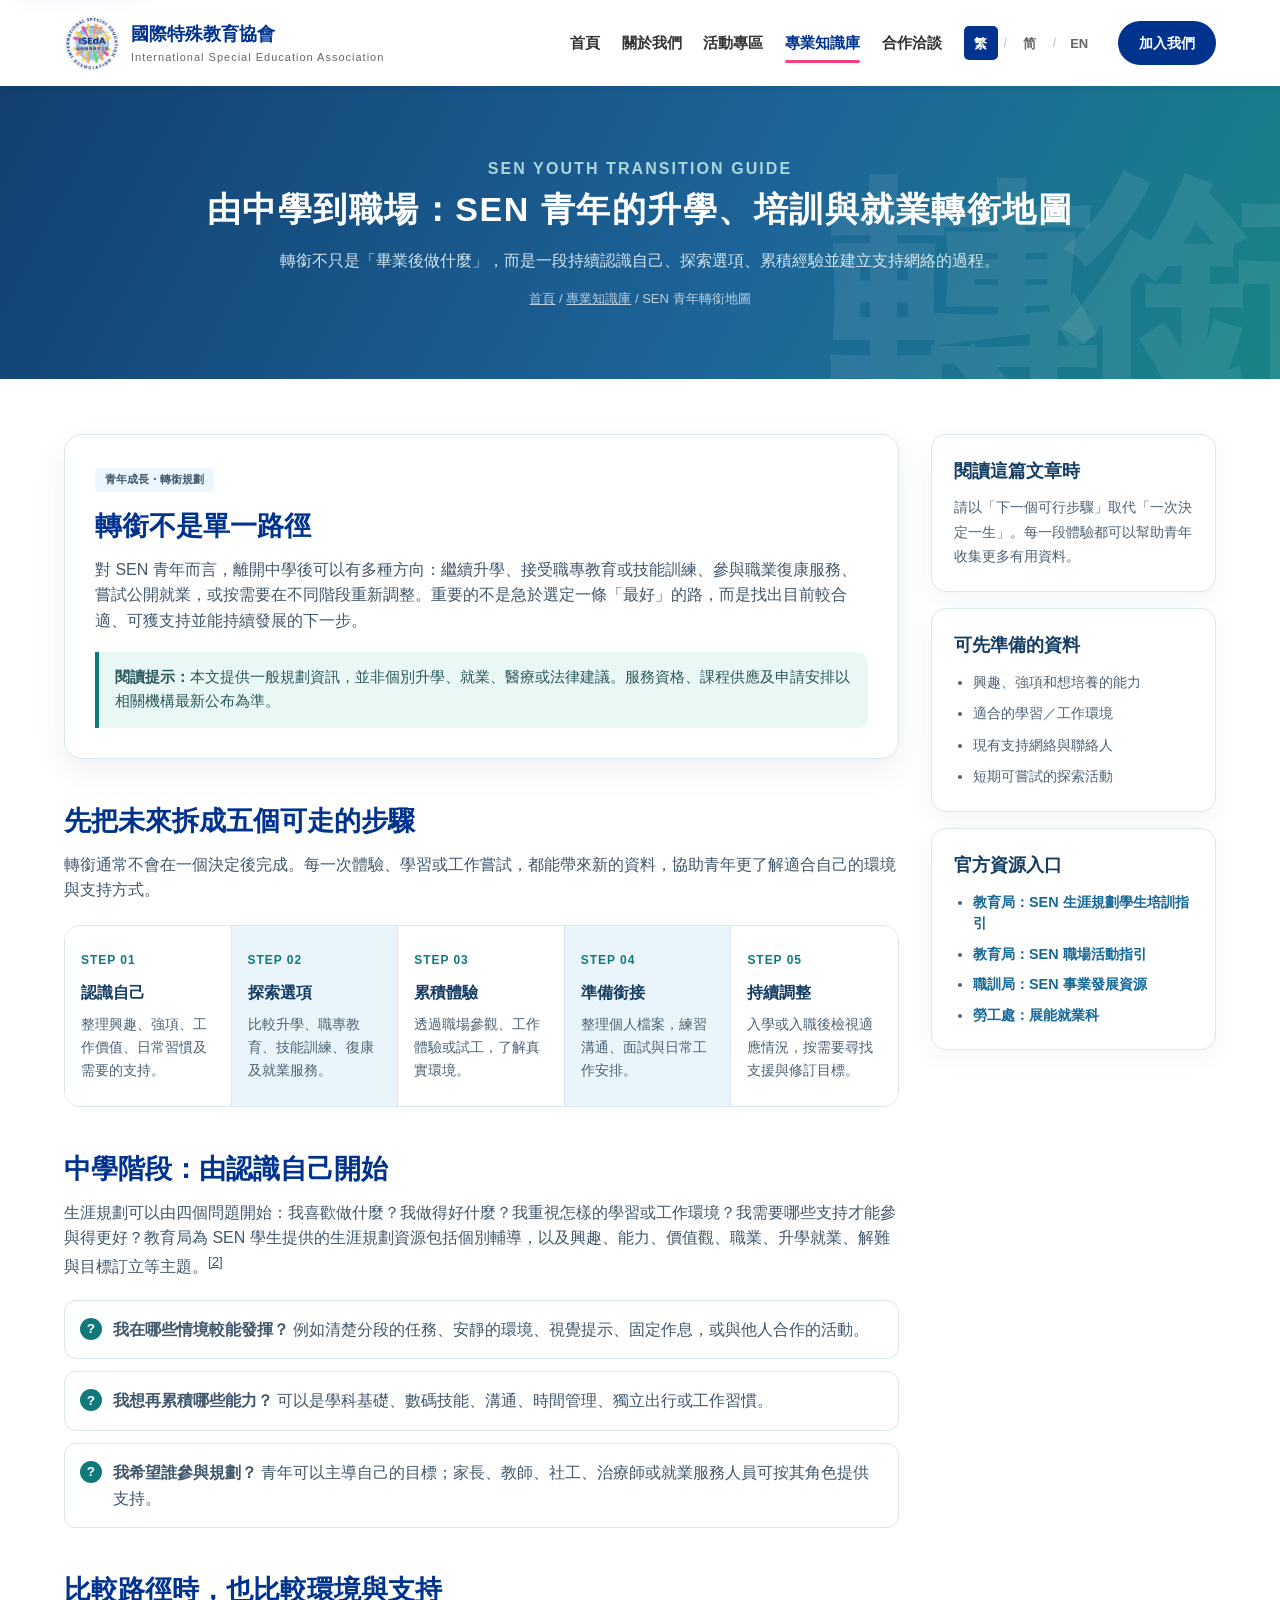
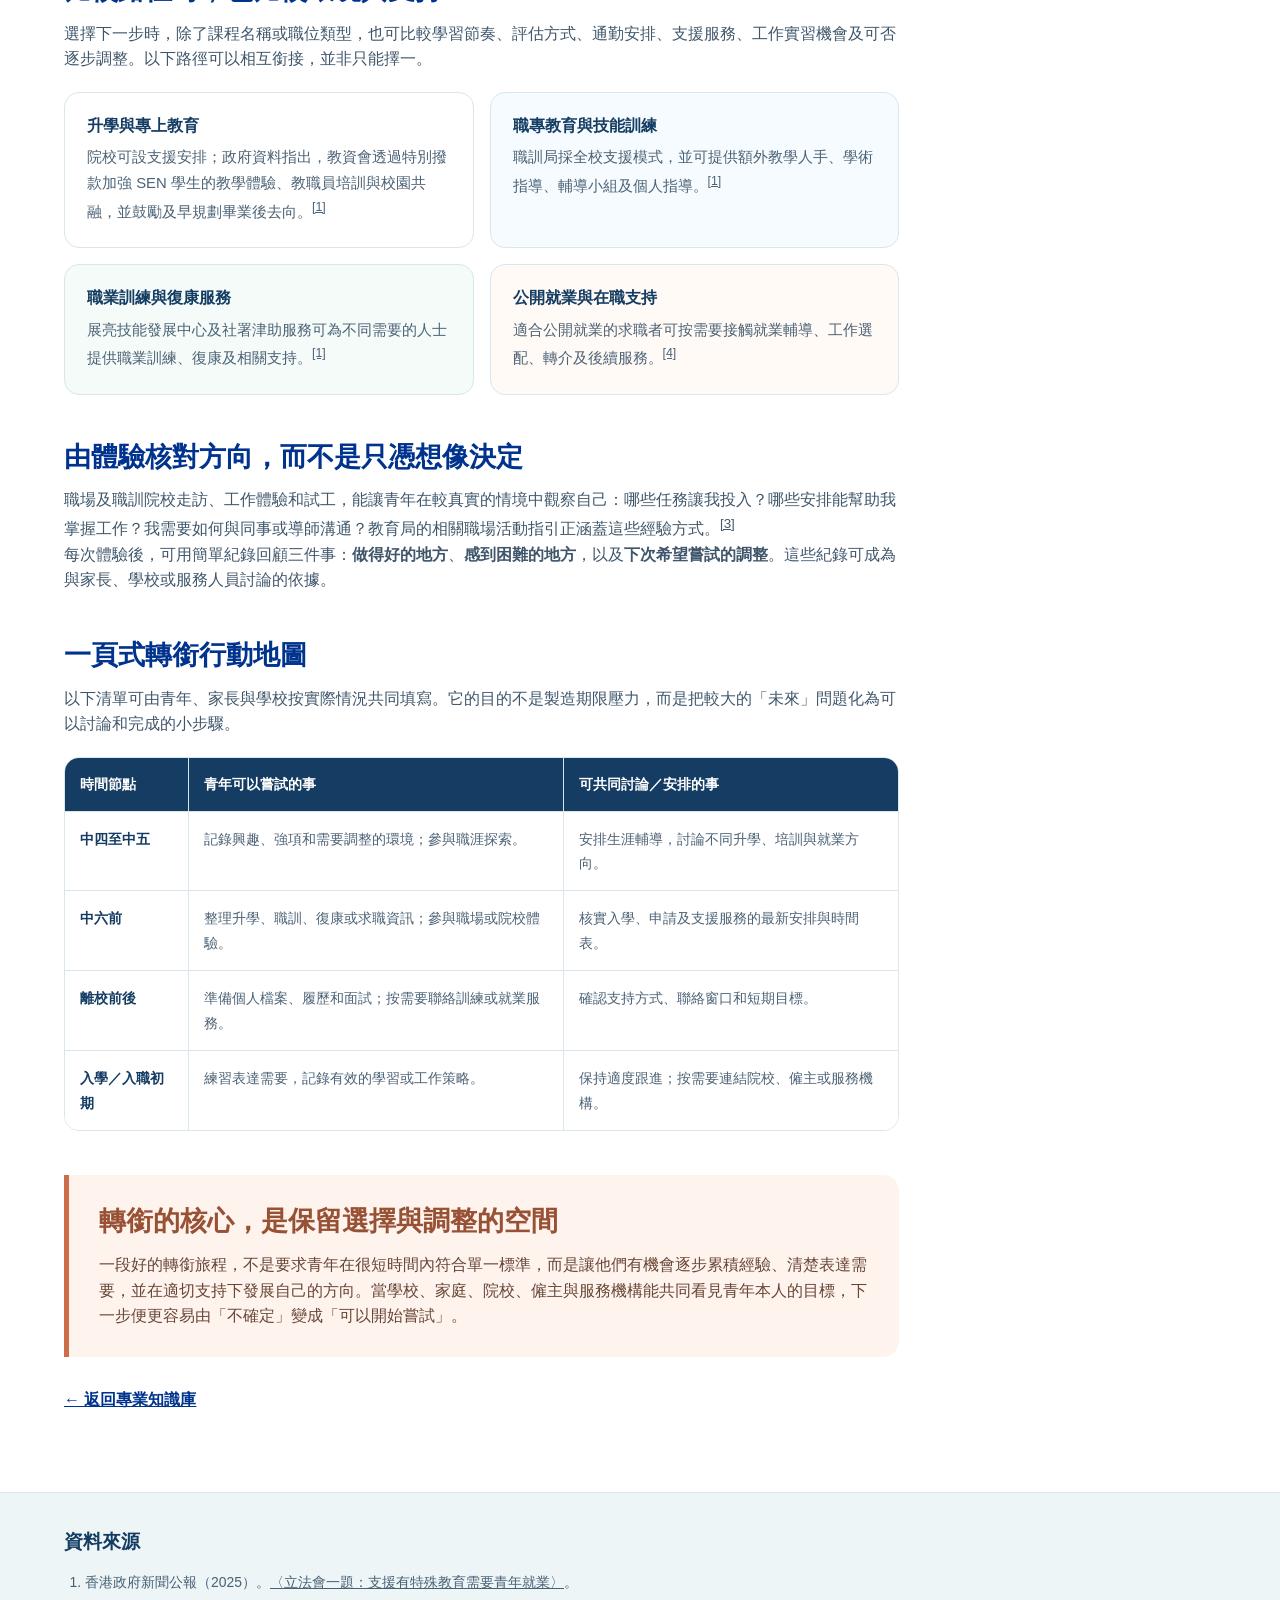
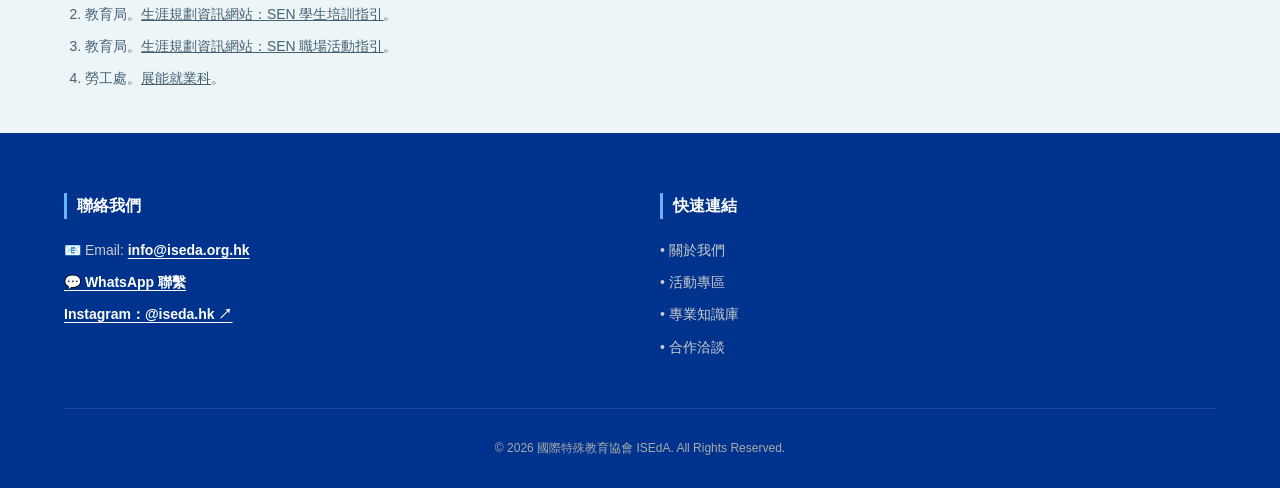
<file: sen-youth-transition.html>
<!DOCTYPE html>
<html lang="zh-Hant">
<head>
    <meta charset="UTF-8">
    <meta name="viewport" content="width=device-width, initial-scale=1.0">
    <title data-i18n-title="title.transition">由中學到職場：SEN 青年的升學、培訓與就業轉銜地圖 - ISEdA 國際特殊教育協會</title>
    <meta name="description" content="由中學到職場：國際特殊教育協會（ISEdA）整理 SEN 青年升學、培訓與就業轉銜的實用規劃地圖。">
    <link rel="canonical" href="https://iseda.org.hk/sen-youth-transition.html">
    <link rel="stylesheet" href="style.css?v=20260824.16">
    <meta property="og:type" content="article">
    <meta property="og:site_name" content="ISEdA 國際特殊教育協會">
    <meta property="og:title" content="由中學到職場：SEN 青年的升學、培訓與就業轉銜地圖｜ISEdA">
    <meta property="og:description" content="以實用地圖認識 SEN 青年從中學到升學、培訓及就業的轉銜規劃。">
    <meta property="og:url" content="https://iseda.org.hk/sen-youth-transition.html">
    <meta property="og:image" content="https://iseda.org.hk/logo-2026-08-21.jpeg">
    <meta property="og:image:secure_url" content="https://iseda.org.hk/logo-2026-08-21.jpeg">
    <meta property="og:image:type" content="image/jpeg">
    <meta property="og:image:width" content="1600">
    <meta property="og:image:height" content="914">
    <meta name="twitter:card" content="summary_large_image">
    <meta name="twitter:title" content="由中學到職場：SEN 青年的升學、培訓與就業轉銜地圖｜ISEdA">
    <meta name="twitter:description" content="以實用地圖認識 SEN 青年從中學到升學、培訓及就業的轉銜規劃。">
    <meta name="twitter:image" content="https://iseda.org.hk/logo-2026-08-21.jpeg">
</head>
<body>
    <a class="skip-link" href="#main-content" data-i18n="a11y.skip">跳至主要內容</a>
    <header>
        <div class="container header-container">
            <a class="logo-placeholder" href="index.html">
                <div class="logo-box"><img src="logo-2026-08-21.jpeg" alt="ISEdA" width="55" height="55"></div>
                <div class="logo-text"><h1 data-i18n="brand.zh">國際特殊教育協會</h1><p data-i18n="brand.sub">International Special Education Association</p></div>
            </a>
            <nav id="site-nav">
                <ul>
                    <li><a href="index.html" data-i18n="nav.home">首頁</a></li>
                    <li class="nav-dropdown">
                        <a href="about.html" class="nav-dropdown-main" data-i18n="nav.about">關於我們</a>
                        <button class="nav-dropdown-toggle" type="button" aria-haspopup="true" aria-expanded="false" aria-controls="about-menu" data-i18n-aria-label="nav.about.toggle.open"><span aria-hidden="true">⌄</span></button>
                        <ul class="nav-dropdown-menu" id="about-menu" aria-label="關於我們子選單" data-i18n-aria-label="nav.about.menu"><li><a href="founders.html#elvin-lam" data-i18n="nav.about.founders">核心團隊</a></li><li><a href="honorary-advisors.html#frank-kusse" data-i18n="nav.about.advisors">榮譽顧問團隊</a></li></ul>
                    </li>
                    <li class="nav-dropdown" data-dropdown-key="events">
                        <a href="events.html" class="nav-dropdown-main" data-i18n="nav.events">活動專區</a>
                        <button class="nav-dropdown-toggle" type="button" aria-haspopup="true" aria-expanded="false" aria-controls="events-menu" data-i18n-aria-label="nav.events.toggle.open"><span aria-hidden="true">⌄</span></button>
                        <ul class="nav-dropdown-menu" id="events-menu" aria-label="更多活動" data-i18n-aria-label="nav.events.menu">
                            <li><a href="activity-directory.html" data-i18n="nav.events.past">過往活動</a></li>
                        </ul>
                    </li>
                    <li><a href="knowledge.html" class="active" data-i18n="nav.knowledge">專業知識庫</a></li>
                    <li><a href="partners.html" data-i18n="nav.partners">合作洽談</a></li>
                    <li class="lang-switch"><button class="lang-btn active" data-lang="zh-Hant">繁</button><span class="lang-sep">/</span><button class="lang-btn" data-lang="zh-Hans">简</button><span class="lang-sep">/</span><button class="lang-btn" data-lang="en">EN</button></li>
                    <li><a href="join.html" class="btn-join" data-i18n="nav.login">加入我們</a></li>
                </ul>
            </nav>
            <button class="hamburger" id="hamburger" aria-label="開啟選單"><span></span><span></span><span></span></button>
        </div>
    </header>

    <main id="main-content">
        <section class="page-hero transition-article-hero">
            <div class="container">
                <p class="transition-kicker" data-i18n="transition.article.kicker">SEN YOUTH TRANSITION GUIDE</p>
                <h2 data-i18n="transition.article.title">由中學到職場：SEN 青年的升學、培訓與就業轉銜地圖</h2>
                <p data-i18n="transition.article.hero">轉銜不只是「畢業後做什麼」，而是一段持續認識自己、探索選項、累積經驗並建立支持網絡的過程。</p>
                <div class="breadcrumb"><a href="index.html" data-i18n="crumb.home">首頁</a> / <a href="knowledge.html" data-i18n="crumb.knowledge">專業知識庫</a> / <span data-i18n="transition.article.crumb">SEN 青年轉銜地圖</span></div>
            </div>
        </section>

        <article class="section transition-article">
            <div class="container transition-layout">
                <div class="transition-content">
                    <section class="transition-intro" aria-labelledby="transition-intro-title">
                        <p class="blog-tag" data-i18n="transition.article.tag">青年成長・轉銜規劃</p>
                        <h3 id="transition-intro-title" data-i18n="transition.article.intro.title">轉銜不是單一路徑</h3>
                        <p data-i18n="transition.article.intro.body">對 SEN 青年而言，離開中學後可以有多種方向：繼續升學、接受職專教育或技能訓練、參與職業復康服務、嘗試公開就業，或按需要在不同階段重新調整。重要的不是急於選定一條「最好」的路，而是找出目前較合適、可獲支持並能持續發展的下一步。</p>
                        <p class="transition-notice" data-i18n="transition.article.notice" data-i18n-html><strong>閱讀提示：</strong>本文提供一般規劃資訊，並非個別升學、就業、醫療或法律建議。服務資格、課程供應及申請安排以相關機構最新公布為準。</p>
                    </section>

                    <section class="transition-section" aria-labelledby="transition-roadmap-title">
                        <h3 id="transition-roadmap-title" data-i18n="transition.article.roadmap.title">先把未來拆成五個可走的步驟</h3>
                        <p data-i18n="transition.article.roadmap.body">轉銜通常不會在一個決定後完成。每一次體驗、學習或工作嘗試，都能帶來新的資料，協助青年更了解適合自己的環境與支持方式。</p>
                        <div class="transition-roadmap" data-i18n="transition.article.roadmap.steps" data-i18n-html>
                            <div class="transition-step"><span>STEP 01</span><h4>認識自己</h4><p>整理興趣、強項、工作價值、日常習慣及需要的支持。</p></div><div class="transition-step"><span>STEP 02</span><h4>探索選項</h4><p>比較升學、職專教育、技能訓練、復康及就業服務。</p></div><div class="transition-step"><span>STEP 03</span><h4>累積體驗</h4><p>透過職場參觀、工作體驗或試工，了解真實環境。</p></div><div class="transition-step"><span>STEP 04</span><h4>準備銜接</h4><p>整理個人檔案，練習溝通、面試與日常工作安排。</p></div><div class="transition-step"><span>STEP 05</span><h4>持續調整</h4><p>入學或入職後檢視適應情況，按需要尋找支援與修訂目標。</p></div>
                        </div>
                    </section>

                    <section class="transition-section" data-i18n="transition.article.start" data-i18n-html>
                        <h3>中學階段：由認識自己開始</h3><p>生涯規劃可以由四個問題開始：我喜歡做什麼？我做得好什麼？我重視怎樣的學習或工作環境？我需要哪些支持才能參與得更好？教育局為 SEN 學生提供的生涯規劃資源包括個別輔導，以及興趣、能力、價值觀、職業、升學就業、解難與目標訂立等主題。<sup><a href="#ref-2">[2]</a></sup></p><ul class="transition-question-list"><li><strong>我在哪些情境較能發揮？</strong> 例如清楚分段的任務、安靜的環境、視覺提示、固定作息，或與他人合作的活動。</li><li><strong>我想再累積哪些能力？</strong> 可以是學科基礎、數碼技能、溝通、時間管理、獨立出行或工作習慣。</li><li><strong>我希望誰參與規劃？</strong> 青年可以主導自己的目標；家長、教師、社工、治療師或就業服務人員可按其角色提供支持。</li></ul>
                    </section>

                    <section class="transition-section" data-i18n="transition.article.paths" data-i18n-html>
                        <h3>比較路徑時，也比較環境與支持</h3><p>選擇下一步時，除了課程名稱或職位類型，也可比較學習節奏、評估方式、通勤安排、支援服務、工作實習機會及可否逐步調整。以下路徑可以相互銜接，並非只能擇一。</p><div class="transition-path-grid"><div class="transition-path-card"><h4>升學與專上教育</h4><p>院校可設支援安排；政府資料指出，教資會透過特別撥款加強 SEN 學生的教學體驗、教職員培訓與校園共融，並鼓勵及早規劃畢業後去向。<sup><a href="#ref-1">[1]</a></sup></p></div><div class="transition-path-card"><h4>職專教育與技能訓練</h4><p>職訓局採全校支援模式，並可提供額外教學人手、學術指導、輔導小組及個人指導。<sup><a href="#ref-1">[1]</a></sup></p></div><div class="transition-path-card"><h4>職業訓練與復康服務</h4><p>展亮技能發展中心及社署津助服務可為不同需要的人士提供職業訓練、復康及相關支持。<sup><a href="#ref-1">[1]</a></sup></p></div><div class="transition-path-card"><h4>公開就業與在職支持</h4><p>適合公開就業的求職者可按需要接觸就業輔導、工作選配、轉介及後續服務。<sup><a href="#ref-4">[4]</a></sup></p></div></div>
                    </section>

                    <section class="transition-section" data-i18n="transition.article.experience" data-i18n-html>
                        <h3>由體驗核對方向，而不是只憑想像決定</h3><p>職場及職訓院校走訪、工作體驗和試工，能讓青年在較真實的情境中觀察自己：哪些任務讓我投入？哪些安排能幫助我掌握工作？我需要如何與同事或導師溝通？教育局的相關職場活動指引正涵蓋這些經驗方式。<sup><a href="#ref-3">[3]</a></sup></p><p>每次體驗後，可用簡單紀錄回顧三件事：<strong>做得好的地方</strong>、<strong>感到困難的地方</strong>，以及<strong>下次希望嘗試的調整</strong>。這些紀錄可成為與家長、學校或服務人員討論的依據。</p>
                    </section>

                    <section class="transition-section" data-i18n="transition.article.action" data-i18n-html>
                        <h3>一頁式轉銜行動地圖</h3><p>以下清單可由青年、家長與學校按實際情況共同填寫。它的目的不是製造期限壓力，而是把較大的「未來」問題化為可以討論和完成的小步驟。</p><div class="transition-table-wrap"><table class="transition-table"><thead><tr><th>時間節點</th><th>青年可以嘗試的事</th><th>可共同討論／安排的事</th></tr></thead><tbody><tr><td>中四至中五</td><td>記錄興趣、強項和需要調整的環境；參與職涯探索。</td><td>安排生涯輔導，討論不同升學、培訓與就業方向。</td></tr><tr><td>中六前</td><td>整理升學、職訓、復康或求職資訊；參與職場或院校體驗。</td><td>核實入學、申請及支援服務的最新安排與時間表。</td></tr><tr><td>離校前後</td><td>準備個人檔案、履歷和面試；按需要聯絡訓練或就業服務。</td><td>確認支持方式、聯絡窗口和短期目標。</td></tr><tr><td>入學／入職初期</td><td>練習表達需要，記錄有效的學習或工作策略。</td><td>保持適度跟進；按需要連結院校、僱主或服務機構。</td></tr></tbody></table></div>
                    </section>

                    <section class="transition-closing" data-i18n="transition.article.closing" data-i18n-html>
                        <h3>轉銜的核心，是保留選擇與調整的空間</h3><p>一段好的轉銜旅程，不是要求青年在很短時間內符合單一標準，而是讓他們有機會逐步累積經驗、清楚表達需要，並在適切支持下發展自己的方向。當學校、家庭、院校、僱主與服務機構能共同看見青年本人的目標，下一步便更容易由「不確定」變成「可以開始嘗試」。</p>
                    </section>
                    <p class="transition-return"><a href="knowledge.html" data-i18n="transition.article.return">← 返回專業知識庫</a></p>
                </div>

                <aside class="transition-sidebar" aria-label="轉銜文章資源">
                    <section class="transition-side-card" data-i18n="transition.article.side.read" data-i18n-html><h3>閱讀這篇文章時</h3><p>請以「下一個可行步驟」取代「一次決定一生」。每一段體驗都可以幫助青年收集更多有用資料。</p></section>
                    <section class="transition-side-card" data-i18n="transition.article.side.prepare" data-i18n-html><h3>可先準備的資料</h3><ul><li>興趣、強項和想培養的能力</li><li>適合的學習／工作環境</li><li>現有支持網絡與聯絡人</li><li>短期可嘗試的探索活動</li></ul></section>
                    <section class="transition-side-card resources" data-i18n="transition.article.side.resources" data-i18n-html><h3>官方資源入口</h3><ul><li><a href="https://lifeplanning.edb.gov.hk/tc/professional-development-for-teachers/support-sen-1.html" target="_blank" rel="noopener noreferrer">教育局：SEN 生涯規劃學生培訓指引</a></li><li><a href="https://lifeplanning.edb.gov.hk/tc/professional-development-for-teachers/support-sen-2.html" target="_blank" rel="noopener noreferrer">教育局：SEN 職場活動指引</a></li><li><a href="https://www.vtc.edu.hk/sen/zh-hant/resources/" target="_blank" rel="noopener noreferrer">職訓局：SEN 事業發展資源</a></li><li><a href="https://www.labour.gov.hk/tc/service/content3.htm" target="_blank" rel="noopener noreferrer">勞工處：展能就業科</a></li></ul></section>
                </aside>
            </div>
        </article>

        <section class="transition-references">
            <div class="container" data-i18n="transition.article.references" data-i18n-html>
                <h3>資料來源</h3><ol><li id="ref-1">香港政府新聞公報（2025）。<a href="https://www.info.gov.hk/gia/general/202501/22/P2025012200220.htm" target="_blank" rel="noopener noreferrer">〈立法會一題：支援有特殊教育需要青年就業〉</a>。</li><li id="ref-2">教育局。<a href="https://lifeplanning.edb.gov.hk/tc/professional-development-for-teachers/support-sen-1.html" target="_blank" rel="noopener noreferrer">生涯規劃資訊網站：SEN 學生培訓指引</a>。</li><li id="ref-3">教育局。<a href="https://lifeplanning.edb.gov.hk/tc/professional-development-for-teachers/support-sen-2.html" target="_blank" rel="noopener noreferrer">生涯規劃資訊網站：SEN 職場活動指引</a>。</li><li id="ref-4">勞工處。<a href="https://www.labour.gov.hk/tc/service/content3.htm" target="_blank" rel="noopener noreferrer">展能就業科</a>。</li></ol>
            </div>
        </section>
    </main>

    <footer><div class="container"><div class="footer-top"><div class="footer-info"><h5 data-i18n="footer.contact">聯絡我們</h5><p>📧 Email: <a href="mailto:info@iseda.org.hk">info@iseda.org.hk</a></p><p><a href="https://wa.me/85268267865" target="_blank" rel="noopener noreferrer" data-i18n="footer.contact.whatsapp" data-i18n-aria-label="footer.contact.whatsapp">💬 WhatsApp 聯繫</a></p>
<p><a href="https://www.instagram.com/iseda.hk?utm_source=ig_web_button_share_sheet&amp;igsi=ZDNlZDc0MzIxNw==" target="_blank" rel="noopener noreferrer" data-i18n="footer.contact.instagram" data-i18n-aria-label="footer.contact.instagram.aria" aria-label="前往 ISEdA Instagram 官方帳戶（於新視窗開啟）">Instagram：@iseda.hk ↗</a></p></div><div class="footer-links"><h5 data-i18n="footer.links">快速連結</h5><ul><li><a href="about.html">• <span data-i18n="nav.about">關於我們</span></a></li><li><a href="events.html">• <span data-i18n="nav.events">活動專區</span></a></li><li><a href="knowledge.html">• <span data-i18n="nav.knowledge">專業知識庫</span></a></li><li><a href="partners.html">• <span data-i18n="nav.partners">合作洽談</span></a></li></ul></div></div><div class="footer-bottom"><p>© 2026 國際特殊教育協會 ISEdA. All Rights Reserved.</p></div></div></footer>
    <button class="back-to-top" id="backToTop" aria-label="回到頂端">↑</button>
    <script src="lang.js?v=20260824.16"></script>
    <script src="script.js?v=20260823.12"></script>
</body>
</html>
</file>
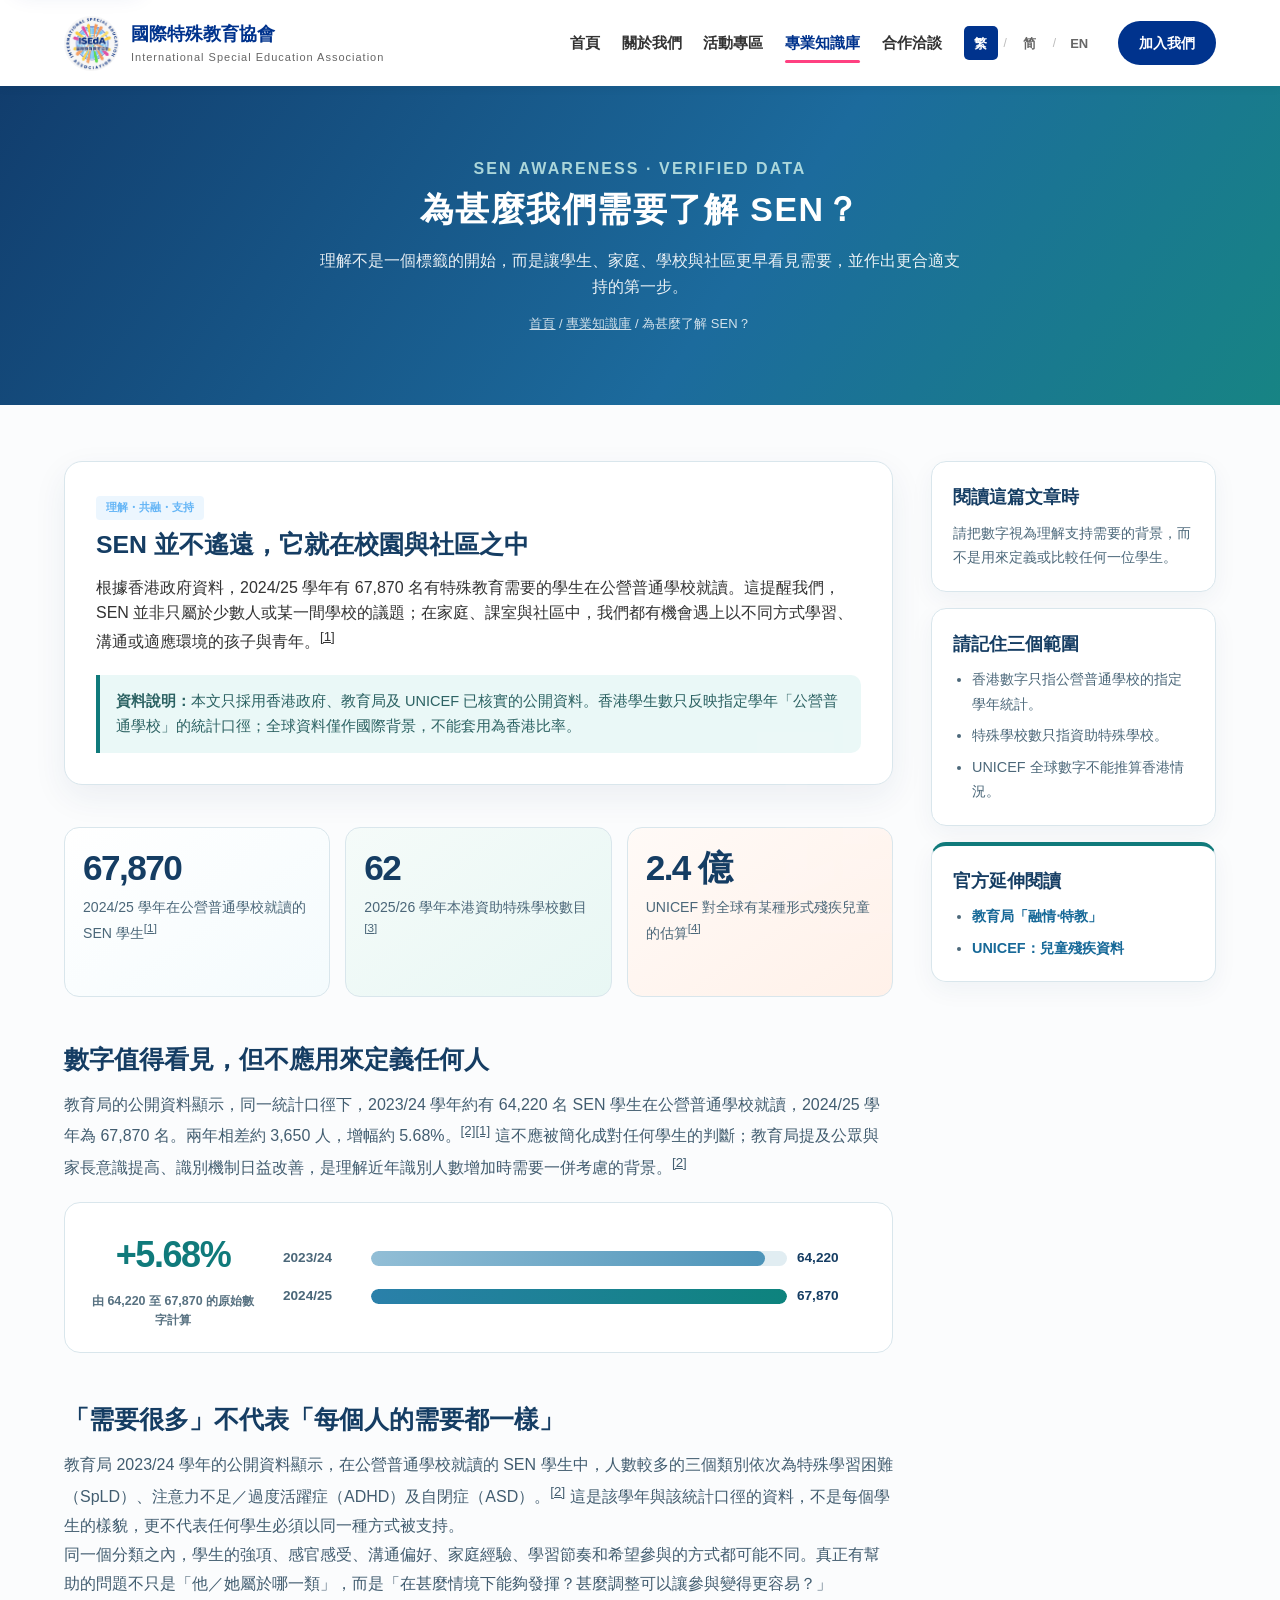
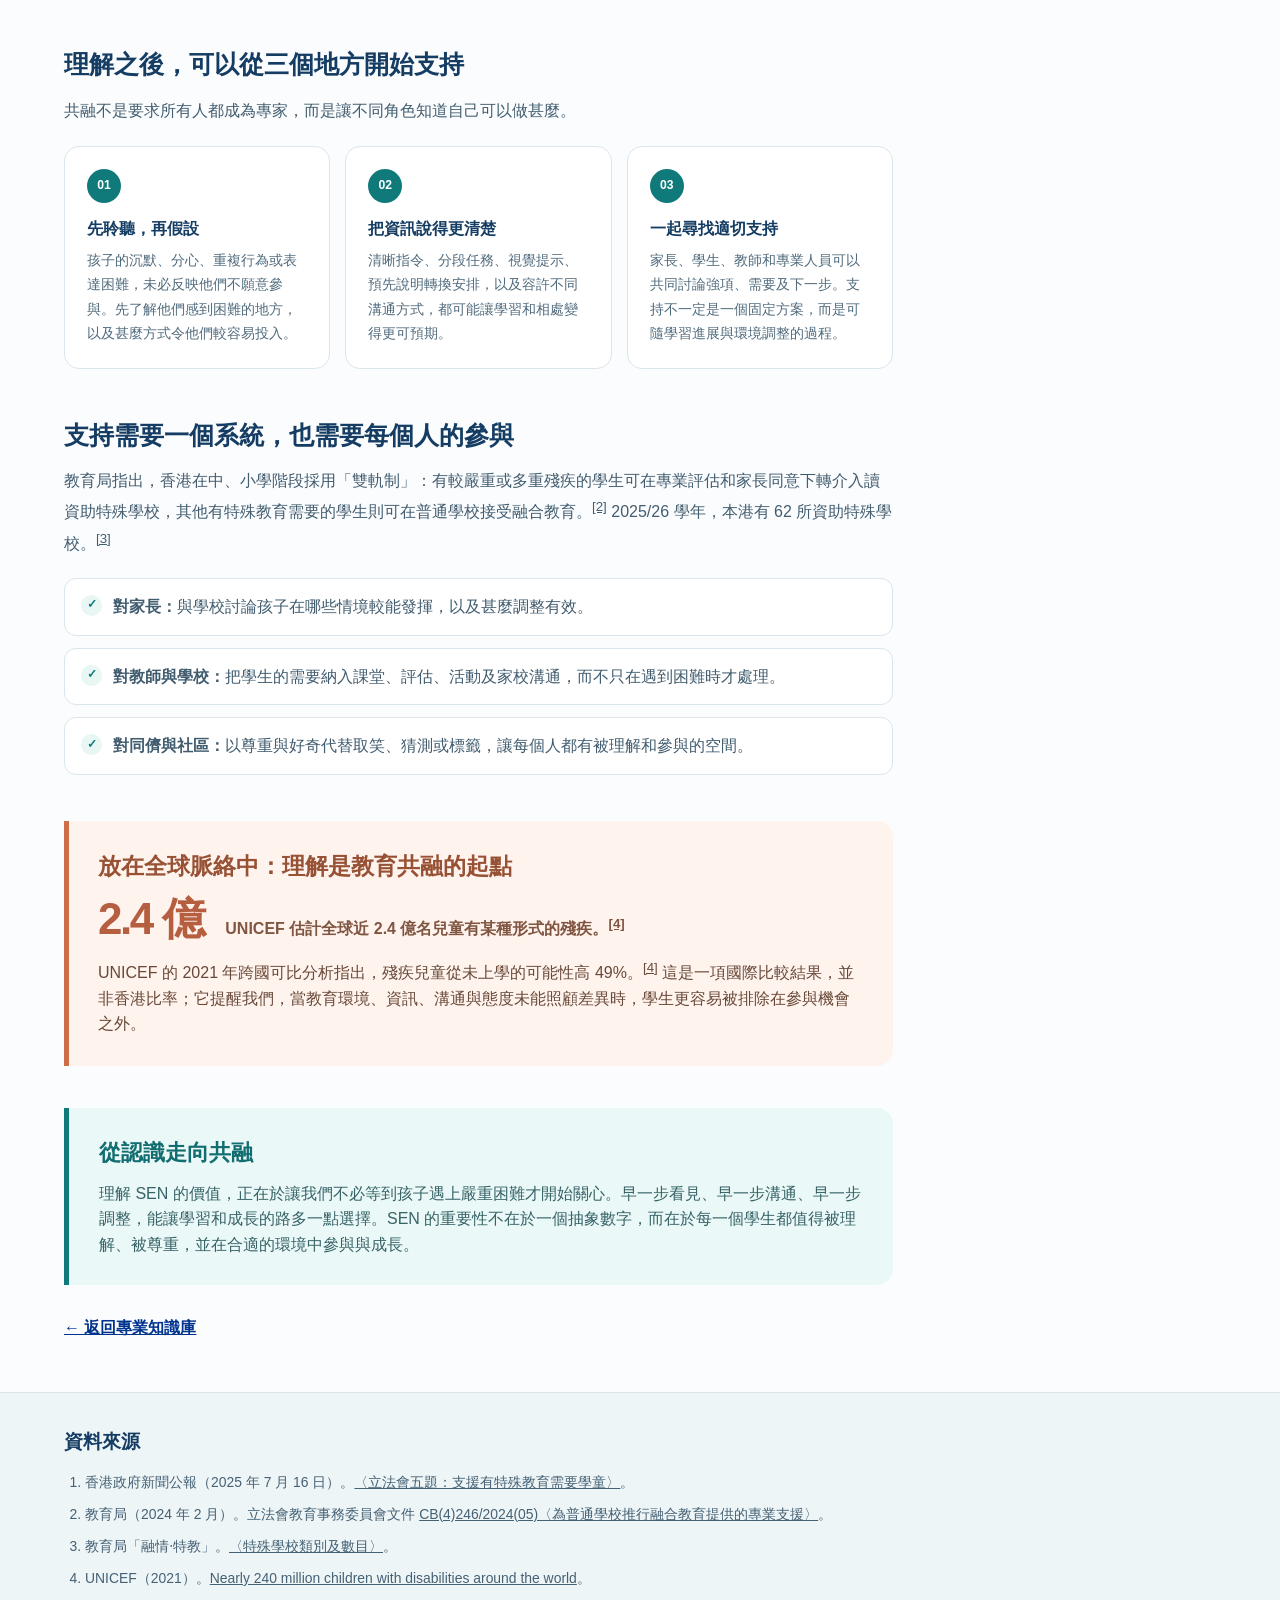
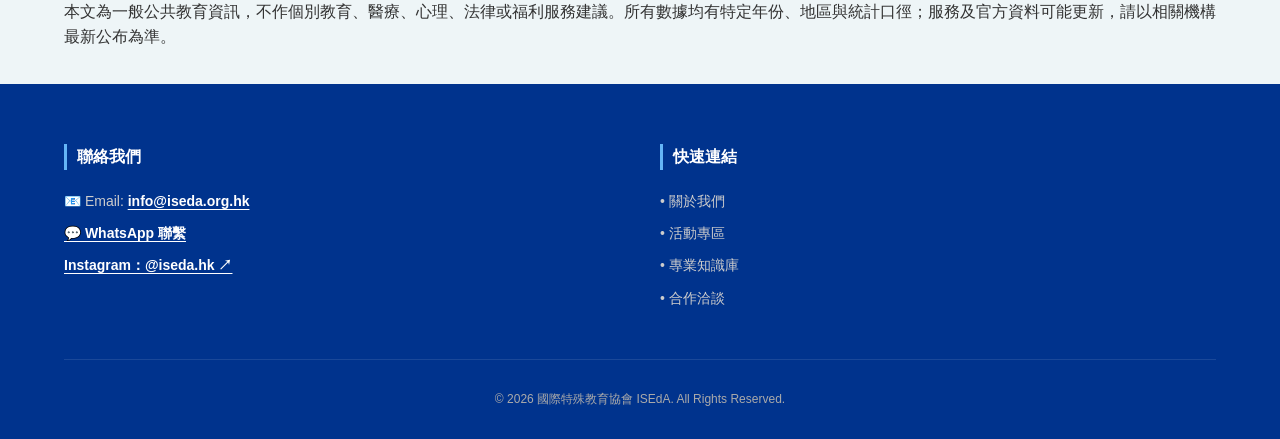
<file: why-understanding-sen.html>
<!DOCTYPE html>
<html lang="zh-Hant">
<head>
    <meta charset="UTF-8">
    <meta name="viewport" content="width=device-width, initial-scale=1.0">
    <title data-i18n-title="title.awareness">為甚麼我們需要了解 SEN？ - ISEdA 國際特殊教育協會</title>
    <meta name="description" content="為甚麼要了解特殊教育需要（SEN）？國際特殊教育協會（ISEdA）結合香港及全球公開資料說明共融的重要性。">
    <link rel="canonical" href="https://iseda.org.hk/why-understanding-sen.html">
    <link rel="stylesheet" href="style.css?v=20260824.17">
    <meta property="og:type" content="article">
    <meta property="og:site_name" content="ISEdA 國際特殊教育協會">
    <meta property="og:title" content="為甚麼我們需要了解 SEN？｜ISEdA">
    <meta property="og:description" content="從香港及全球已核實的公開資料，理解為何 SEN 是每個校園與社區都值得關注的議題。">
    <meta property="og:url" content="https://iseda.org.hk/why-understanding-sen.html">
    <meta property="og:image" content="https://iseda.org.hk/logo-2026-08-21.jpeg">
    <meta property="og:image:secure_url" content="https://iseda.org.hk/logo-2026-08-21.jpeg">
    <meta property="og:image:type" content="image/jpeg">
    <meta property="og:image:width" content="1600">
    <meta property="og:image:height" content="914">
    <meta name="twitter:card" content="summary_large_image">
    <meta name="twitter:title" content="為甚麼我們需要了解 SEN？｜ISEdA">
    <meta name="twitter:description" content="以香港政府及 UNICEF 已核實公開資料，理解 SEN 與教育共融的重要性。">
    <meta name="twitter:image" content="https://iseda.org.hk/logo-2026-08-21.jpeg">
</head>
<body>
    <a class="skip-link" href="#main-content" data-i18n="a11y.skip">跳至主要內容</a>
    <header>
        <div class="container header-container">
            <a class="logo-placeholder" href="index.html"><div class="logo-box"><img src="logo-2026-08-21.jpeg" alt="ISEdA" width="55" height="55"></div><div class="logo-text"><h1 data-i18n="brand.zh">國際特殊教育協會</h1><p data-i18n="brand.sub">International Special Education Association</p></div></a>
            <nav id="site-nav"><ul>
                <li><a href="index.html" data-i18n="nav.home">首頁</a></li>
                <li class="nav-dropdown"><a href="about.html" class="nav-dropdown-main" data-i18n="nav.about">關於我們</a><button class="nav-dropdown-toggle" type="button" aria-haspopup="true" aria-expanded="false" aria-controls="about-menu" data-i18n-aria-label="nav.about.toggle.open"><span aria-hidden="true">⌄</span></button><ul class="nav-dropdown-menu" id="about-menu" aria-label="關於我們子選單" data-i18n-aria-label="nav.about.menu"><li><a href="founders.html#elvin-lam" data-i18n="nav.about.founders">核心團隊</a></li><li><a href="honorary-advisors.html#frank-kusse" data-i18n="nav.about.advisors">榮譽顧問團隊</a></li></ul></li>
                <li class="nav-dropdown" data-dropdown-key="events">
                        <a href="events.html" class="nav-dropdown-main" data-i18n="nav.events">活動專區</a>
                        <button class="nav-dropdown-toggle" type="button" aria-haspopup="true" aria-expanded="false" aria-controls="events-menu" data-i18n-aria-label="nav.events.toggle.open"><span aria-hidden="true">⌄</span></button>
                        <ul class="nav-dropdown-menu" id="events-menu" aria-label="更多活動" data-i18n-aria-label="nav.events.menu">
                            <li><a href="activity-directory.html" data-i18n="nav.events.past">過往活動</a></li>
                        </ul>
                    </li>
                <li><a href="knowledge.html" class="active" data-i18n="nav.knowledge">專業知識庫</a></li>
                <li><a href="partners.html" data-i18n="nav.partners">合作洽談</a></li>
                <li class="lang-switch"><button class="lang-btn active" data-lang="zh-Hant">繁</button><span class="lang-sep">/</span><button class="lang-btn" data-lang="zh-Hans">简</button><span class="lang-sep">/</span><button class="lang-btn" data-lang="en">EN</button></li>
                <li><a href="join.html" class="btn-join" data-i18n="nav.login">加入我們</a></li>
            </ul></nav>
            <button class="hamburger" id="hamburger" aria-label="開啟選單"><span></span><span></span><span></span></button>
        </div>
    </header>

    <main id="main-content">
        <section class="page-hero awareness-article-hero">
            <div class="container">
                <p class="awareness-kicker" data-i18n="awareness.article.kicker">SEN AWARENESS · VERIFIED DATA</p>
                <h2 data-i18n="awareness.article.title">為甚麼我們需要了解 SEN？</h2>
                <p data-i18n="awareness.article.hero">理解不是一個標籤的開始，而是讓學生、家庭、學校與社區更早看見需要，並作出更合適支持的第一步。</p>
                <div class="breadcrumb"><a href="index.html" data-i18n="crumb.home">首頁</a> / <a href="knowledge.html" data-i18n="crumb.knowledge">專業知識庫</a> / <span data-i18n="awareness.article.crumb">為甚麼了解 SEN？</span></div>
            </div>
        </section>

        <article class="section awareness-article">
            <div class="container awareness-layout">
                <div class="awareness-content">
                    <section class="awareness-intro">
                        <p class="blog-tag" data-i18n="awareness.article.tag">理解・共融・支持</p>
                        <h3 data-i18n="awareness.article.intro.title">SEN 並不遙遠，它就在校園與社區之中</h3>
                        <p data-i18n="awareness.article.intro.body" data-i18n-html>根據香港政府資料，2024/25 學年有 67,870 名有特殊教育需要的學生在公營普通學校就讀。這提醒我們，SEN 並非只屬於少數人或某一間學校的議題；在家庭、課室與社區中，我們都有機會遇上以不同方式學習、溝通或適應環境的孩子與青年。<sup><a href="#ref-1">[1]</a></sup></p>
                        <p class="awareness-notice" data-i18n="awareness.article.notice" data-i18n-html><strong>資料說明：</strong>本文只採用香港政府、教育局及 UNICEF 已核實的公開資料。香港學生數只反映指定學年「公營普通學校」的統計口徑；全球資料僅作國際背景，不能套用為香港比率。</p>
                    </section>

                    <section class="awareness-metrics" aria-label="已核實數據摘要">
                        <div class="awareness-metric"><strong>67,870</strong><span data-i18n="awareness.metric.hk" data-i18n-html>2024/25 學年在公營普通學校就讀的 SEN 學生<sup><a href="#ref-1">[1]</a></sup></span></div>
                        <div class="awareness-metric"><strong>62</strong><span data-i18n="awareness.metric.schools" data-i18n-html>2025/26 學年本港資助特殊學校數目<sup><a href="#ref-3">[3]</a></sup></span></div>
                        <div class="awareness-metric"><strong data-i18n="awareness.metric.globalnum">2.4 億</strong><span data-i18n="awareness.metric.global" data-i18n-html>UNICEF 對全球有某種形式殘疾兒童的估算<sup><a href="#ref-4">[4]</a></sup></span></div>
                    </section>

                    <section class="awareness-section" data-i18n="awareness.article.trend" data-i18n-html>
                        <h3>數字值得看見，但不應用來定義任何人</h3><p>教育局的公開資料顯示，同一統計口徑下，2023/24 學年約有 64,220 名 SEN 學生在公營普通學校就讀，2024/25 學年為 67,870 名。兩年相差約 3,650 人，增幅約 5.68%。<sup><a href="#ref-2">[2]</a></sup><sup><a href="#ref-1">[1]</a></sup> 這不應被簡化成對任何學生的判斷；教育局提及公眾與家長意識提高、識別機制日益改善，是理解近年識別人數增加時需要一併考慮的背景。<sup><a href="#ref-2">[2]</a></sup><div class="awareness-trend"><div><strong>+5.68%</strong><span>由 64,220 至 67,870 的原始數字計算</span></div><div class="awareness-bars"><p><span>2023/24</span><i><b class="bar-old"></b></i><em>64,220</em></p><p><span>2024/25</span><i><b class="bar-new"></b></i><em>67,870</em></p></div></div>
                    </section>

                    <section class="awareness-section" data-i18n="awareness.article.different" data-i18n-html>
                        <h3>「需要很多」不代表「每個人的需要都一樣」</h3><p>教育局 2023/24 學年的公開資料顯示，在公營普通學校就讀的 SEN 學生中，人數較多的三個類別依次為特殊學習困難（SpLD）、注意力不足／過度活躍症（ADHD）及自閉症（ASD）。<sup><a href="#ref-2">[2]</a></sup> 這是該學年與該統計口徑的資料，不是每個學生的樣貌，更不代表任何學生必須以同一種方式被支持。</p><p>同一個分類之內，學生的強項、感官感受、溝通偏好、家庭經驗、學習節奏和希望參與的方式都可能不同。真正有幫助的問題不只是「他／她屬於哪一類」，而是「在甚麼情境下能夠發揮？甚麼調整可以讓參與變得更容易？」</p>
                    </section>

                    <section class="awareness-section" data-i18n="awareness.article.actions" data-i18n-html>
                        <h3>理解之後，可以從三個地方開始支持</h3><p>共融不是要求所有人都成為專家，而是讓不同角色知道自己可以做甚麼。</p><div class="awareness-action-grid"><div><span>01</span><h4>先聆聽，再假設</h4><p>孩子的沉默、分心、重複行為或表達困難，未必反映他們不願意參與。先了解他們感到困難的地方，以及甚麼方式令他們較容易投入。</p></div><div><span>02</span><h4>把資訊說得更清楚</h4><p>清晰指令、分段任務、視覺提示、預先說明轉換安排，以及容許不同溝通方式，都可能讓學習和相處變得更可預期。</p></div><div><span>03</span><h4>一起尋找適切支持</h4><p>家長、學生、教師和專業人員可以共同討論強項、需要及下一步。支持不一定是一個固定方案，而是可隨學習進展與環境調整的過程。</p></div></div>
                    </section>

                    <section class="awareness-section" data-i18n="awareness.article.system" data-i18n-html>
                        <h3>支持需要一個系統，也需要每個人的參與</h3><p>教育局指出，香港在中、小學階段採用「雙軌制」：有較嚴重或多重殘疾的學生可在專業評估和家長同意下轉介入讀資助特殊學校，其他有特殊教育需要的學生則可在普通學校接受融合教育。<sup><a href="#ref-2">[2]</a></sup> 2025/26 學年，本港有 62 所資助特殊學校。<sup><a href="#ref-3">[3]</a></sup></p><ul class="awareness-check-list"><li><strong>對家長：</strong>與學校討論孩子在哪些情境較能發揮，以及甚麼調整有效。</li><li><strong>對教師與學校：</strong>把學生的需要納入課堂、評估、活動及家校溝通，而不只在遇到困難時才處理。</li><li><strong>對同儕與社區：</strong>以尊重與好奇代替取笑、猜測或標籤，讓每個人都有被理解和參與的空間。</li></ul>
                    </section>

                    <section class="awareness-global" data-i18n="awareness.article.global" data-i18n-html>
                        <h3>放在全球脈絡中：理解是教育共融的起點</h3><p class="awareness-global-number"><strong data-i18n="awareness.metric.globalnum">2.4 億</strong><span>UNICEF 估計全球近 2.4 億名兒童有某種形式的殘疾。<sup><a href="#ref-4">[4]</a></sup></span></p><p>UNICEF 的 2021 年跨國可比分析指出，殘疾兒童從未上學的可能性高 49%。<sup><a href="#ref-4">[4]</a></sup> 這是一項國際比較結果，並非香港比率；它提醒我們，當教育環境、資訊、溝通與態度未能照顧差異時，學生更容易被排除在參與機會之外。</p>
                    </section>

                    <section class="awareness-closing" data-i18n="awareness.article.closing" data-i18n-html>
                        <h3>從認識走向共融</h3><p>理解 SEN 的價值，正在於讓我們不必等到孩子遇上嚴重困難才開始關心。早一步看見、早一步溝通、早一步調整，能讓學習和成長的路多一點選擇。SEN 的重要性不在於一個抽象數字，而在於每一個學生都值得被理解、被尊重，並在合適的環境中參與與成長。</p>
                    </section>
                    <p class="awareness-return"><a href="knowledge.html" data-i18n="awareness.article.return">← 返回專業知識庫</a></p>
                </div>

                <aside class="awareness-sidebar" aria-label="文章閱讀提示">
                    <section class="awareness-side-card" data-i18n="awareness.article.side.read" data-i18n-html><h3>閱讀這篇文章時</h3><p>請把數字視為理解支持需要的背景，而不是用來定義或比較任何一位學生。</p></section>
                    <section class="awareness-side-card" data-i18n="awareness.article.side.scope" data-i18n-html><h3>請記住三個範圍</h3><ul><li>香港數字只指公營普通學校的指定學年統計。</li><li>特殊學校數只指資助特殊學校。</li><li>UNICEF 全球數字不能推算香港情況。</li></ul></section>
                    <section class="awareness-side-card resources" data-i18n="awareness.article.side.resources" data-i18n-html><h3>官方延伸閱讀</h3><ul><li><a href="https://sense.edb.gov.hk/tc/" target="_blank" rel="noopener noreferrer">教育局「融情‧特教」</a></li><li><a href="https://data.unicef.org/topic/child-disability/overview/" target="_blank" rel="noopener noreferrer">UNICEF：兒童殘疾資料</a></li></ul></section>
                </aside>
            </div>
        </article>

        <section class="awareness-references"><div class="container" data-i18n="awareness.article.references" data-i18n-html><h3>資料來源</h3><ol><li id="ref-1">香港政府新聞公報（2025 年 7 月 16 日）。<a href="https://www.info.gov.hk/gia/general/202507/16/P2025071600772.htm" target="_blank" rel="noopener noreferrer">〈立法會五題：支援有特殊教育需要學童〉</a>。</li><li id="ref-2">教育局（2024 年 2 月）。立法會教育事務委員會文件 <a href="https://www.legco.gov.hk/yr2024/chinese/panels/ed/papers/ed20240301cb4-246-5-c.pdf" target="_blank" rel="noopener noreferrer">CB(4)246/2024(05)〈為普通學校推行融合教育提供的專業支援〉</a>。</li><li id="ref-3">教育局「融情‧特教」。<a href="https://sense.edb.gov.hk/tc/special-education/type-and-number-of-special-schools.html" target="_blank" rel="noopener noreferrer">〈特殊學校類別及數目〉</a>。</li><li id="ref-4">UNICEF（2021）。<a href="https://www.unicef.org/press-releases/nearly-240-million-children-disabilities-around-world-unicefs-most-comprehensive" target="_blank" rel="noopener noreferrer">Nearly 240 million children with disabilities around the world</a>。</li></ol><p>本文為一般公共教育資訊，不作個別教育、醫療、心理、法律或福利服務建議。所有數據均有特定年份、地區與統計口徑；服務及官方資料可能更新，請以相關機構最新公布為準。</p></div></section>
    </main>

    <footer><div class="container"><div class="footer-top"><div class="footer-info"><h5 data-i18n="footer.contact">聯絡我們</h5><p>📧 Email: <a href="mailto:info@iseda.org.hk">info@iseda.org.hk</a></p><p><a href="https://wa.me/85268267865" target="_blank" rel="noopener noreferrer" data-i18n="footer.contact.whatsapp" data-i18n-aria-label="footer.contact.whatsapp">💬 WhatsApp 聯繫</a></p>
<p><a href="https://www.instagram.com/iseda.hk?utm_source=ig_web_button_share_sheet&amp;igsi=ZDNlZDc0MzIxNw==" target="_blank" rel="noopener noreferrer" data-i18n="footer.contact.instagram" data-i18n-aria-label="footer.contact.instagram.aria" aria-label="前往 ISEdA Instagram 官方帳戶（於新視窗開啟）">Instagram：@iseda.hk ↗</a></p></div><div class="footer-links"><h5 data-i18n="footer.links">快速連結</h5><ul><li><a href="about.html">• <span data-i18n="nav.about">關於我們</span></a></li><li><a href="events.html">• <span data-i18n="nav.events">活動專區</span></a></li><li><a href="knowledge.html">• <span data-i18n="nav.knowledge">專業知識庫</span></a></li><li><a href="partners.html">• <span data-i18n="nav.partners">合作洽談</span></a></li></ul></div></div><div class="footer-bottom"><p>© 2026 國際特殊教育協會 ISEdA. All Rights Reserved.</p></div></div></footer>
    <button class="back-to-top" id="backToTop" aria-label="回到頂端">↑</button>
    <script src="lang.js?v=20260824.17"></script>
    <script src="script.js?v=20260823.12"></script>
</body>
</html>
</file>
<file: style.css>
/* ============================================================
   ISEdA 國際特殊教育協會 — 共用樣式表
   全站設計語言：深藍 #00338D / 天藍 #64B5F6 / 四色光芒
   ============================================================ */

/* 1. 全域樣式與變數設定 */
:root {
    --primary-dark: #00338D;    /* Logo 深藍 */
    --primary-sky: #64B5F6;     /* Logo 天藍 */
    --accent-pink: #FF4081;     /* Logo 光芒：粉色 */
    --accent-orange: #FF8A65;   /* Logo 光芒：橙色 */
    --accent-yellow: #FFD54F;   /* Logo 光芒：黃色 */
    --accent-green: #00E676;    /* Logo 光芒：綠色 */
    --neutral-bg: #F9F9F9;
    --text-dark: #333333;
    --text-light: #666666;
    --text-faint: #999999;
    --radius: 12px;
    --shadow: 0 5px 15px rgba(0,0,0,0.05);
    --shadow-hover: 0 10px 25px rgba(0,51,141,0.12);
}

* {
    box-sizing: border-box;
    margin: 0;
    padding: 0;
    font-family: 'Microsoft JhengHei', '微軟正黑體', sans-serif;
}

html {
    scroll-behavior: smooth;
}

body {
    background-color: #ffffff;
    color: var(--text-dark);
    line-height: 1.6;
}

.container {
    width: 90%;
    max-width: 1200px;
    margin: 0 auto;
}

img {
    max-width: 100%;
    display: block;
}

a {
    color: inherit;
}

/* 2. 頂部導航欄 */
header {
    background-color: #ffffff;
    box-shadow: 0 2px 10px rgba(0,0,0,0.05);
    position: sticky;
    top: 0;
    z-index: 1000;
}

.header-container {
    display: flex;
    justify-content: space-between;
    align-items: center;
    padding: 15px 0;
}

.logo-placeholder {
    display: flex;
    align-items: center;
    gap: 12px;
    text-decoration: none;
}

.logo-box {
    width: 55px;
    height: 55px;
    border-radius: 50%;
    flex-shrink: 0;
    overflow: hidden;
    background: var(--neutral-bg);
}

.logo-box img {
    width: 100%;
    height: 100%;
    object-fit: cover;
}

.logo-text h1 {
    font-size: 18px;
    color: var(--primary-dark);
}

.logo-text p {
    font-size: 11px;
    color: #666;
    letter-spacing: 1px;
}

nav ul {
    display: flex;
    list-style: none;
    gap: 20px;
    align-items: center;
}

nav a {
    text-decoration: none;
    color: var(--text-dark);
    font-weight: bold;
    font-size: 15px;
    transition: color 0.3s;
}

nav a:hover {
    color: var(--primary-dark);
}

nav a.active {
    color: var(--primary-dark);
    border-bottom: 3px solid var(--accent-pink);
    padding-bottom: 4px;
}

.lang-switch {
    font-size: 14px;
    color: #666;
    display: flex;
    align-items: center;
    gap: 4px;
}

.lang-btn {
    background: none;
    border: none;
    cursor: pointer;
    font-size: 13px;
    font-weight: bold;
    color: #666;
    padding: 4px 7px;
    border-radius: 5px;
    font-family: inherit;
    transition: all 0.3s;
    line-height: 1.2;
}

.lang-btn:hover {
    color: var(--primary-dark);
    background: rgba(100, 181, 246, 0.15);
}

.lang-btn.active {
    background: var(--primary-dark);
    color: #fff;
}

.lang-sep {
    color: #bbb;
    font-size: 12px;
}

.btn-join {
    background-color: var(--primary-dark);
    color: #ffffff !important;
    padding: 8px 18px;
    border-radius: 20px;
    font-size: 14px;
    transition: opacity 0.3s;
    white-space: nowrap;
}

.btn-join:hover {
    opacity: 0.9;
}

/* 手機版漢堡選單 */
.hamburger {
    display: none;
    flex-direction: column;
    gap: 5px;
    background: none;
    border: none;
    cursor: pointer;
    padding: 8px;
}

.hamburger span {
    width: 26px;
    height: 3px;
    background-color: var(--primary-dark);
    border-radius: 3px;
    transition: transform 0.3s, opacity 0.3s;
}

.hamburger.open span:nth-child(1) { transform: translateY(8px) rotate(45deg); }
.hamburger.open span:nth-child(2) { opacity: 0; }
.hamburger.open span:nth-child(3) { transform: translateY(-8px) rotate(-45deg); }

/* 3. 主視覺區（首頁） */
.hero {
    background: linear-gradient(rgba(100, 181, 246, 0.85), rgba(0, 51, 141, 0.9)), url('https://images.unsplash.com/photo-1524178232363-1fb2b075b655?auto=format&fit=crop&w=1200&q=80') no-repeat center center/cover;
    color: #ffffff;
    padding: 100px 0;
    text-align: center;
}

.hero h2 {
    font-size: 38px;
    margin-bottom: 20px;
    letter-spacing: 1.5px;
}

.hero p {
    font-size: 18px;
    max-width: 700px;
    margin: 0 auto 35px auto;
    opacity: 0.9;
}

.hero-btns {
    display: flex;
    justify-content: center;
    gap: 20px;
    flex-wrap: wrap;
}

.btn-hero-primary {
    background-color: var(--accent-orange);
    color: #fff;
    padding: 12px 28px;
    border-radius: 25px;
    text-decoration: none;
    font-weight: bold;
    box-shadow: 0 4px 15px rgba(255, 138, 101, 0.4);
    transition: transform 0.3s, box-shadow 0.3s;
}

.btn-hero-primary:hover {
    transform: translateY(-2px);
    box-shadow: 0 6px 20px rgba(255, 138, 101, 0.5);
}

.btn-hero-secondary {
    background-color: #ffffff;
    color: var(--primary-dark);
    padding: 12px 28px;
    border-radius: 25px;
    text-decoration: none;
    font-weight: bold;
    transition: transform 0.3s;
}

.btn-hero-secondary:hover {
    transform: translateY(-2px);
}

/* 4. 子頁橫幅（關於我們／活動等頁共用） */
.page-hero {
    background: linear-gradient(rgba(100, 181, 246, 0.8), rgba(0, 51, 141, 0.92)), url('https://images.unsplash.com/photo-1509062522246-3755977927d7?auto=format&fit=crop&w=1200&q=80') no-repeat center center/cover;
    color: #ffffff;
    padding: 70px 0;
    text-align: center;
}

.page-hero h2 {
    font-size: 34px;
    margin-bottom: 12px;
    letter-spacing: 1.5px;
}

.page-hero p {
    font-size: 16px;
    max-width: 650px;
    margin: 0 auto;
    opacity: 0.9;
}

.breadcrumb {
    margin-top: 15px;
    font-size: 13px;
    opacity: 0.8;
}

.breadcrumb a {
    color: #fff;
}

/* 5. 通用區塊 */
.section {
    padding: 80px 0;
}

.section-alt {
    background-color: var(--neutral-bg);
}

.section-title {
    font-size: 28px;
    color: var(--primary-dark);
    margin-bottom: 40px;
    position: relative;
    text-align: center;
}

.section-title::after {
    content: '';
    display: block;
    width: 50px;
    height: 3px;
    background-color: var(--primary-sky);
    margin: 10px auto 0 auto;
}

.section-sub {
    text-align: center;
    color: var(--text-light);
    max-width: 650px;
    margin: -25px auto 40px auto;
    font-size: 15px;
}

/* 6. 四大傳送門 */
.portal-grid {
    display: grid;
    grid-template-columns: repeat(auto-fit, minmax(250px, 1fr));
    gap: 25px;
}

.portal-card {
    background-color: #ffffff;
    padding: 30px 20px;
    border-radius: var(--radius);
    box-shadow: var(--shadow);
    text-align: center;
    transition: transform 0.3s, box-shadow 0.3s;
    border-top: 6px solid #ccc;
}

.portal-card:hover {
    transform: translateY(-5px);
    box-shadow: var(--shadow-hover);
}

.portal-card h3 {
    font-size: 20px;
    margin-bottom: 15px;
    color: var(--text-dark);
}

.portal-card p {
    font-size: 14px;
    color: #666;
    margin-bottom: 25px;
    min-height: 70px;
}

.portal-card a {
    text-decoration: none;
    font-weight: bold;
    font-size: 14px;
}

/* 分流色系綁定 */
.portal-youth { border-top-color: var(--accent-pink); }
.portal-youth a { color: var(--accent-pink); }
.portal-teacher { border-top-color: var(--accent-green); }
.portal-teacher a { color: var(--accent-green); }
.portal-parents { border-top-color: var(--accent-yellow); }
.portal-parents a { color: var(--accent-yellow); }
.portal-partners { border-top-color: var(--primary-sky); }
.portal-partners a { color: var(--primary-sky); }

/* 7. 數據統計列 */
.stats-bar {
    background: linear-gradient(135deg, var(--primary-dark), #1a56c4);
    color: #fff;
    padding: 55px 0;
}

.stats-grid {
    display: grid;
    grid-template-columns: repeat(auto-fit, minmax(180px, 1fr));
    gap: 30px;
    text-align: center;
}

.stat-item .stat-num {
    font-size: 40px;
    font-weight: bold;
    color: var(--accent-yellow);
}

.stat-item .stat-label {
    font-size: 15px;
    opacity: 0.9;
    margin-top: 5px;
}

/* 8. 雙欄內容（關於我們預覽等） */
.split {
    display: grid;
    grid-template-columns: 1fr 1fr;
    gap: 50px;
    align-items: center;
}

.split-img {
    border-radius: var(--radius);
    overflow: hidden;
    box-shadow: var(--shadow);
    height: 320px;
    background-size: cover;
    background-position: center;
}

.split-text h3 {
    font-size: 24px;
    color: var(--primary-dark);
    margin-bottom: 18px;
}

.split-text p {
    font-size: 15px;
    color: var(--text-light);
    margin-bottom: 15px;
}

.check-list {
    list-style: none;
    margin: 20px 0;
}

.check-list li {
    font-size: 15px;
    margin-bottom: 12px;
    padding-left: 30px;
    position: relative;
}

.check-list li::before {
    content: '✔';
    position: absolute;
    left: 0;
    color: var(--accent-green);
    font-weight: bold;
}

.btn-outline {
    display: inline-block;
    border: 2px solid var(--primary-dark);
    color: var(--primary-dark);
    padding: 10px 26px;
    border-radius: 25px;
    text-decoration: none;
    font-weight: bold;
    font-size: 14px;
    transition: background-color 0.3s, color 0.3s;
}

.btn-outline:hover {
    background-color: var(--primary-dark);
    color: #fff;
}

/* 9. 活動卡片 */
.event-grid {
    display: grid;
    grid-template-columns: repeat(auto-fit, minmax(320px, 1fr));
    gap: 30px;
}

.event-card {
    background-color: #ffffff;
    border-radius: var(--radius);
    overflow: hidden;
    box-shadow: var(--shadow);
    border: 1px solid #eee;
    transition: transform 0.3s, box-shadow 0.3s;
    display: flex;
    flex-direction: column;
}

.event-card:hover {
    transform: translateY(-5px);
    box-shadow: var(--shadow-hover);
}

.event-img {
    height: 200px;
    background-color: #e0e0e0;
    display: flex;
    align-items: center;
    justify-content: center;
    color: #999;
    font-size: 14px;
    background-size: cover;
    background-position: center;
}

.event-content {
    padding: 25px;
    flex: 1;
    display: flex;
    flex-direction: column;
}

.event-title {
    font-size: 18px;
    color: var(--primary-dark);
    margin-bottom: 12px;
    font-weight: bold;
}

.event-meta {
    font-size: 13px;
    color: #777;
    margin-bottom: 8px;
}

.event-limit {
    display: inline-block;
    background-color: rgba(255, 64, 129, 0.1);
    color: var(--accent-pink);
    padding: 3px 8px;
    border-radius: 4px;
    font-size: 12px;
    font-weight: bold;
    margin-bottom: 20px;
    align-self: flex-start;
}

.event-limit.full {
    background-color: #eee;
    color: #666;
}

.btn-event {
    display: block;
    text-align: center;
    background-color: var(--primary-sky);
    color: #fff;
    text-decoration: none;
    padding: 10px;
    border-radius: 6px;
    font-weight: bold;
    font-size: 14px;
    margin-top: auto;
    transition: background-color 0.3s;
}

.btn-event:hover {
    background-color: var(--primary-dark);
}

.btn-event.disabled {
    background-color: #999;
}

/* 活動篩選標籤 */
.filter-tabs {
    display: flex;
    justify-content: center;
    gap: 12px;
    flex-wrap: wrap;
    margin-bottom: 40px;
}

.filter-tab {
    border: 2px solid #ddd;
    background: #fff;
    color: var(--text-light);
    padding: 8px 22px;
    border-radius: 25px;
    cursor: pointer;
    font-size: 14px;
    font-weight: bold;
    transition: all 0.3s;
}

.filter-tab:hover {
    border-color: var(--primary-sky);
    color: var(--primary-dark);
}

.filter-tab.active {
    background-color: var(--primary-dark);
    border-color: var(--primary-dark);
    color: #fff;
}

/* 10. 知識庫卡片 */
.blog-grid {
    display: grid;
    grid-template-columns: repeat(auto-fit, minmax(280px, 1fr));
    gap: 25px;
}

.blog-card {
    background-color: #ffffff;
    border-radius: 8px;
    overflow: hidden;
    box-shadow: var(--shadow);
    transition: transform 0.3s, box-shadow 0.3s;
    text-decoration: none;
    display: block;
}

.blog-card:hover {
    transform: translateY(-5px);
    box-shadow: var(--shadow-hover);
}

.blog-img {
    height: 160px;
    background-color: #ddd;
    background-size: cover;
    background-position: center;
}

.blog-content {
    padding: 20px;
}

.blog-tag {
    font-size: 11px;
    text-transform: uppercase;
    font-weight: bold;
    color: var(--primary-sky);
    margin-bottom: 8px;
    display: inline-block;
    background: rgba(100, 181, 246, 0.12);
    padding: 3px 10px;
    border-radius: 4px;
}

.blog-title {
    font-size: 16px;
    font-weight: bold;
    color: var(--text-dark);
    margin-bottom: 15px;
    line-height: 1.5;
}

.blog-time {
    font-size: 12px;
    color: #999;
}

/* 精選文章橫幅 */
.featured-article {
    display: grid;
    grid-template-columns: 1.2fr 1fr;
    background-color: var(--primary-dark);
    border-radius: var(--radius);
    overflow: hidden;
    color: #fff;
    margin-bottom: 45px;
    box-shadow: var(--shadow-hover);
}

.featured-img {
    min-height: 280px;
    background-size: cover;
    background-position: center;
}

.featured-content {
    padding: 40px;
    display: flex;
    flex-direction: column;
    justify-content: center;
}

.featured-content .blog-tag {
    color: var(--accent-yellow);
    background: rgba(255, 213, 79, 0.15);
}

.featured-content h3 {
    font-size: 24px;
    margin-bottom: 15px;
    line-height: 1.4;
}

.featured-content p {
    font-size: 14px;
    opacity: 0.85;
    margin-bottom: 20px;
}

.featured-content .blog-time {
    color: rgba(255,255,255,0.7);
    margin-bottom: 20px;
}

.btn-light {
    display: inline-block;
    background-color: var(--accent-orange);
    color: #fff;
    padding: 10px 26px;
    border-radius: 25px;
    text-decoration: none;
    font-weight: bold;
    font-size: 14px;
    align-self: flex-start;
    transition: transform 0.3s;
}

.btn-light:hover {
    transform: translateY(-2px);
}

/* 11. 見證推薦 */
.testimonial-grid {
    display: grid;
    grid-template-columns: repeat(auto-fit, minmax(300px, 1fr));
    gap: 25px;
}

.testimonial-card {
    background: #fff;
    border-radius: var(--radius);
    padding: 30px;
    box-shadow: var(--shadow);
    border-left: 5px solid var(--primary-sky);
}

.testimonial-card p {
    font-size: 14px;
    color: var(--text-light);
    margin-bottom: 20px;
    font-style: italic;
}

.testimonial-person {
    display: flex;
    align-items: center;
    gap: 12px;
}

.avatar {
    width: 45px;
    height: 45px;
    border-radius: 50%;
    background: linear-gradient(135deg, var(--primary-sky), var(--accent-pink));
    color: #fff;
    display: flex;
    align-items: center;
    justify-content: center;
    font-weight: bold;
    font-size: 16px;
    flex-shrink: 0;
}

.testimonial-person .t-name {
    font-weight: bold;
    font-size: 14px;
}

.testimonial-person .t-role {
    font-size: 12px;
    color: var(--text-faint);
}

/* 12. CTA 橫幅 */
.cta-band {
    background: linear-gradient(135deg, var(--accent-pink), var(--accent-orange));
    color: #fff;
    padding: 60px 0;
    text-align: center;
}

.cta-band h3 {
    font-size: 26px;
    margin-bottom: 12px;
}

.cta-band p {
    font-size: 15px;
    opacity: 0.95;
    margin-bottom: 25px;
}

/* 13. 使命願景／價值卡片 */
.mv-grid {
    display: grid;
    grid-template-columns: repeat(auto-fit, minmax(280px, 1fr));
    gap: 25px;
}

.mv-card {
    background: #fff;
    border-radius: var(--radius);
    padding: 35px 28px;
    box-shadow: var(--shadow);
    text-align: center;
    border-top: 6px solid var(--primary-sky);
    transition: transform 0.3s;
}

.mv-card:hover {
    transform: translateY(-5px);
}

.mv-card.orange { border-top-color: var(--accent-orange); }
.mv-card.green { border-top-color: var(--accent-green); }
.mv-card.pink { border-top-color: var(--accent-pink); }
.mv-card.yellow { border-top-color: var(--accent-yellow); }

.mv-card .mv-icon {
    font-size: 40px;
    margin-bottom: 15px;
}

.mv-card h3 {
    font-size: 19px;
    color: var(--primary-dark);
    margin-bottom: 12px;
}

.mv-card p {
    font-size: 14px;
    color: var(--text-light);
}

/* 14. 發展歷程時間軸 */
.timeline {
    position: relative;
    max-width: 800px;
    margin: 0 auto;
    padding-left: 40px;
}

.timeline::before {
    content: '';
    position: absolute;
    left: 12px;
    top: 0;
    bottom: 0;
    width: 3px;
    background: linear-gradient(var(--primary-sky), var(--accent-pink));
}

.timeline-item {
    position: relative;
    margin-bottom: 35px;
}

.timeline-item::before {
    content: '';
    position: absolute;
    left: -34px;
    top: 6px;
    width: 15px;
    height: 15px;
    border-radius: 50%;
    background: #fff;
    border: 4px solid var(--primary-sky);
}

.timeline-item .t-year {
    font-size: 14px;
    font-weight: bold;
    color: var(--accent-pink);
    margin-bottom: 4px;
}

.timeline-item h4 {
    font-size: 17px;
    color: var(--primary-dark);
    margin-bottom: 6px;
}

.timeline-item p {
    font-size: 14px;
    color: var(--text-light);
}

/* 15. 團隊成員 */
.team-grid {
    display: grid;
    grid-template-columns: repeat(auto-fit, minmax(220px, 1fr));
    gap: 25px;
}

.team-card {
    background: #fff;
    border-radius: var(--radius);
    padding: 30px 20px;
    text-align: center;
    box-shadow: var(--shadow);
    transition: transform 0.3s;
}

.team-card:hover {
    transform: translateY(-5px);
}

.team-avatar {
    width: 80px;
    height: 80px;
    border-radius: 50%;
    background: linear-gradient(135deg, var(--primary-sky), var(--accent-green));
    color: #fff;
    display: flex;
    align-items: center;
    justify-content: center;
    font-size: 26px;
    margin: 0 auto 15px auto;
}

.team-card h4 {
    font-size: 16px;
    color: var(--primary-dark);
}

.team-card .t-role {
    font-size: 13px;
    color: var(--text-light);
    margin-top: 4px;
}

.team-card .t-desc {
    font-size: 12px;
    color: var(--text-faint);
    margin-top: 8px;
}

/* 16. 會員方案卡片 */
.price-grid {
    display: grid;
    grid-template-columns: repeat(auto-fit, minmax(280px, 1fr));
    gap: 25px;
    align-items: stretch;
}

.price-card {
    background: #fff;
    border-radius: var(--radius);
    overflow: hidden;
    box-shadow: var(--shadow);
    border: 1px solid #eee;
    display: flex;
    flex-direction: column;
    transition: transform 0.3s, box-shadow 0.3s;
}

.price-card:hover {
    transform: translateY(-5px);
    box-shadow: var(--shadow-hover);
}

.price-card.highlight {
    border: 3px solid var(--primary-dark);
    position: relative;
}

.price-card.highlight .price-badge {
    position: absolute;
    top: -14px;
    left: 50%;
    transform: translateX(-50%);
    background: var(--accent-orange);
    color: #fff;
    font-size: 12px;
    font-weight: bold;
    padding: 4px 16px;
    border-radius: 15px;
    white-space: nowrap;
}

.price-head {
    padding: 30px 25px;
    text-align: center;
    color: #fff;
    background: linear-gradient(135deg, var(--primary-sky), var(--primary-dark));
}

.price-card.highlight .price-head {
    background: linear-gradient(135deg, var(--primary-dark), #1a56c4);
}

.price-head h3 {
    font-size: 20px;
    margin-bottom: 8px;
}

.price-head .price {
    font-size: 30px;
    font-weight: bold;
}

.price-head .price small {
    font-size: 13px;
    font-weight: normal;
    opacity: 0.85;
}

.price-body {
    padding: 25px;
    flex: 1;
}

.price-body ul {
    list-style: none;
}

.price-body li {
    font-size: 14px;
    color: var(--text-light);
    margin-bottom: 12px;
    padding-left: 26px;
    position: relative;
}

.price-body li::before {
    content: '✔';
    position: absolute;
    left: 0;
    color: var(--accent-green);
    font-weight: bold;
}

.price-foot {
    padding: 0 25px 25px 25px;
}

.btn-price {
    display: block;
    text-align: center;
    background-color: var(--primary-sky);
    color: #fff;
    padding: 11px;
    border-radius: 25px;
    text-decoration: none;
    font-weight: bold;
    font-size: 14px;
    transition: background-color 0.3s;
}

.btn-price:hover {
    background-color: var(--primary-dark);
}

.price-card.highlight .btn-price {
    background-color: var(--accent-orange);
}

.price-card.highlight .btn-price:hover {
    background-color: #ff7043;
}

/* 17. 權益／特色清單方格 */
.benefit-grid {
    display: grid;
    grid-template-columns: repeat(auto-fit, minmax(250px, 1fr));
    gap: 20px;
}

.benefit-item {
    background: #fff;
    border-radius: var(--radius);
    padding: 25px 20px;
    box-shadow: var(--shadow);
    display: flex;
    gap: 15px;
    align-items: flex-start;
    transition: transform 0.3s;
}

.benefit-item:hover {
    transform: translateY(-4px);
}

.benefit-item .b-icon {
    font-size: 28px;
    flex-shrink: 0;
}

.benefit-item h4 {
    font-size: 15px;
    color: var(--primary-dark);
    margin-bottom: 5px;
}

.benefit-item p {
    font-size: 13px;
    color: var(--text-light);
}

/* 18. 常見問題 */
.faq-list {
    max-width: 800px;
    margin: 0 auto;
}

.faq-item {
    background: #fff;
    border-radius: 10px;
    box-shadow: var(--shadow);
    margin-bottom: 15px;
    overflow: hidden;
}

.faq-item summary {
    padding: 18px 25px;
    cursor: pointer;
    font-weight: bold;
    font-size: 15px;
    color: var(--primary-dark);
    list-style: none;
    position: relative;
    padding-right: 45px;
}

.faq-item summary::-webkit-details-marker { display: none; }

.faq-item summary::after {
    content: '+';
    position: absolute;
    right: 20px;
    top: 50%;
    transform: translateY(-50%);
    font-size: 22px;
    color: var(--primary-sky);
    transition: transform 0.3s;
}

.faq-item[open] summary::after {
    transform: translateY(-50%) rotate(45deg);
}

.faq-item .faq-answer {
    padding: 0 25px 20px 25px;
    font-size: 14px;
    color: var(--text-light);
}

/* 20. 合作夥伴 */
.partner-grid {
    display: grid;
    grid-template-columns: repeat(auto-fit, minmax(180px, 1fr));
    gap: 20px;
}

.partner-logo {
    background: #fff;
    border: 1px solid #eee;
    border-radius: 10px;
    height: 90px;
    display: flex;
    align-items: center;
    justify-content: center;
    color: #bbb;
    font-size: 13px;
    font-weight: bold;
    transition: transform 0.3s, box-shadow 0.3s;
}

.partner-logo:hover {
    transform: translateY(-4px);
    box-shadow: var(--shadow);
}

/* 合作模式卡片（沿用 mv-card 樣式） */
.mode-list {
    display: grid;
    grid-template-columns: repeat(auto-fit, minmax(240px, 1fr));
    gap: 25px;
}

.mode-card {
    background: #fff;
    border-radius: var(--radius);
    padding: 30px 25px;
    box-shadow: var(--shadow);
    text-align: center;
    border-bottom: 5px solid var(--primary-sky);
    transition: transform 0.3s;
}

.mode-card:hover {
    transform: translateY(-5px);
}

.mode-card.pink { border-bottom-color: var(--accent-pink); }
.mode-card.green { border-bottom-color: var(--accent-green); }
.mode-card.yellow { border-bottom-color: var(--accent-yellow); }
.mode-card.orange { border-bottom-color: var(--accent-orange); }

.mode-card .m-icon {
    font-size: 36px;
    margin-bottom: 12px;
}

.mode-card h4 {
    font-size: 17px;
    color: var(--primary-dark);
    margin-bottom: 10px;
}

.mode-card p {
    font-size: 13px;
    color: var(--text-light);
}

/* 21. 頁尾與訂閱區 */
footer {
    background-color: var(--primary-dark);
    color: #ffffff;
    padding: 60px 0 30px 0;
}

.footer-top {
    display: grid;
    grid-template-columns: repeat(auto-fit, minmax(250px, 1fr));
    gap: 40px;
    margin-bottom: 40px;
}

.footer-info h5, .footer-links h5 {
    font-size: 16px;
    margin-bottom: 20px;
    border-left: 3px solid var(--primary-sky);
    padding-left: 10px;
}

.footer-info p, .footer-links li {
    font-size: 14px;
    color: #ccc;
    margin-bottom: 10px;
}

.footer-info a {
    color: #ffffff;
    font-weight: 700;
    text-decoration: underline;
    text-underline-offset: 3px;
}

.footer-info a:hover {
    color: var(--primary-sky);
}

.footer-info a:focus-visible {
    outline: 3px solid var(--accent-orange);
    outline-offset: 3px;
    border-radius: 3px;
}

.footer-links ul {
    list-style: none;
}

.footer-links a {
    color: #ccc;
    text-decoration: none;
}

.footer-links a:hover {
    color: #fff;
}

.footer-bottom {
    border-top: 1px solid rgba(255,255,255,0.1);
    padding-top: 30px;
    text-align: center;
    font-size: 12px;
    color: #aaa;
}

/* 22. 回到頂端按鈕 */
.back-to-top {
    position: fixed;
    right: 25px;
    bottom: 25px;
    width: 46px;
    height: 46px;
    border-radius: 50%;
    background: var(--primary-dark);
    color: #fff;
    border: none;
    font-size: 20px;
    cursor: pointer;
    box-shadow: 0 4px 12px rgba(0,51,141,0.35);
    opacity: 0;
    visibility: hidden;
    transition: opacity 0.3s, visibility 0.3s, transform 0.3s;
    z-index: 999;
}

.back-to-top.show {
    opacity: 1;
    visibility: visible;
}

.back-to-top:hover {
    transform: translateY(-4px);
}

/* 23. 捲動出現動畫 */
.reveal {
    opacity: 0;
    transform: translateY(25px);
    transition: opacity 0.6s ease, transform 0.6s ease;
}

.reveal.visible {
    opacity: 1;
    transform: translateY(0);
}

/* 25. 響應式微調 */
@media (max-width: 900px) {
    .split {
        grid-template-columns: 1fr;
        gap: 30px;
    }

    .featured-article {
        grid-template-columns: 1fr;
    }

    .featured-img {
        min-height: 200px;
    }
}

@media (max-width: 768px) {
    .hamburger {
        display: flex;
    }

    nav {
        position: fixed;
        top: 80px;
        left: 0;
        right: 0;
        background: #fff;
        box-shadow: 0 8px 20px rgba(0,0,0,0.1);
        display: none;
        padding: 20px;
        max-height: calc(100vh - 80px);
        overflow-y: auto;
    }

    nav.open {
        display: block;
    }

    nav ul {
        flex-direction: column;
        align-items: stretch;
        gap: 15px;
        text-align: center;
    }

    nav a.active {
        border-bottom: none;
        background: rgba(100, 181, 246, 0.15);
        padding: 8px;
        border-radius: 8px;
    }

    .hero {
        padding: 70px 0;
    }

    .hero h2 {
        font-size: 28px;
    }

    .hero p {
        font-size: 15px;
    }

    .page-hero h2 {
        font-size: 26px;
    }

    .section {
        padding: 60px 0;
    }

    .section-title {
        font-size: 24px;
    }

    .stat-item .stat-num {
        font-size: 32px;
    }
}

/* Founder profile cards */
.founder-team-grid {
    grid-template-columns: repeat(4, minmax(0, 1fr));
    align-items: stretch;
}

.founder-card {
    padding: 0;
    overflow: hidden;
    text-align: left;
    display: flex;
    flex-direction: column;
}

.founder-card .team-photo {
    width: 100%;
    aspect-ratio: 4 / 5;
    object-fit: cover;
    object-position: center top;
    display: block;
    background: #eef4f7;
}

.founder-card .team-card-body {
    padding: 22px 20px 24px;
    display: flex;
    flex-direction: column;
    flex: 1;
}

.team-kicker {
    color: var(--primary-sky);
    font-size: 11px;
    letter-spacing: 0.12em;
    font-weight: 700;
    margin: 0 0 10px;
}

.founder-card h4 {
    font-size: 20px;
    letter-spacing: 0.02em;
    margin: 0;
}

.founder-card .t-role {
    color: var(--primary-dark);
    font-weight: 600;
    line-height: 1.55;
    min-height: 44px;
}

.founder-card .t-desc {
    color: var(--text-light);
    font-size: 13px;
    line-height: 1.75;
    margin: 12px 0 0;
}

.team-credentials {
    margin-top: 18px;
    border-top: 1px solid #e5edf2;
    padding-top: 14px;
}

.team-credentials summary {
    color: var(--primary-dark);
    cursor: pointer;
    font-weight: 700;
    font-size: 14px;
}

.team-credentials ul {
    color: var(--text-light);
    font-size: 12px;
    line-height: 1.65;
    margin: 12px 0 0 18px;
    padding: 0;
}

.team-credentials li + li {
    margin-top: 8px;
}

@media (max-width: 1024px) {
    .founder-team-grid { grid-template-columns: repeat(2, minmax(0, 1fr)); }
}

@media (max-width: 600px) {
    .founder-team-grid { grid-template-columns: 1fr; }
}

/* Join Us Google Form */
.join-hero {
    background: linear-gradient(105deg, rgba(3, 35, 103, 0.96), rgba(4, 70, 145, 0.92) 56%, rgba(8, 103, 177, 0.90)), url('images/hero-bg.jpg') center / cover;
    color: #ffffff;
    padding: clamp(58px, 7vw, 88px) 0 clamp(52px, 6vw, 76px);
    text-align: left;
}

.join-hero h1 {
    max-width: 18ch;
    margin: 0 0 12px;
    color: #ffffff;
    font-size: clamp(36px, 4vw, 52px);
    line-height: 1.16;
    letter-spacing: 0.02em;
    text-shadow: 0 2px 8px rgba(0, 20, 70, 0.34);
}

.join-hero p {
    max-width: 680px;
    margin: 0;
    color: rgba(255, 255, 255, 0.96);
    font-size: clamp(17px, 1.8vw, 20px);
    line-height: 1.7;
    text-shadow: 0 1px 5px rgba(0, 20, 70, 0.3);
}

.join-home-button {
    display: inline-flex;
    align-items: center;
    gap: 8px;
    min-height: 44px;
    margin-top: 24px;
    border: 1px solid rgba(255, 255, 255, 0.62);
    border-radius: 999px;
    padding: 10px 16px;
    color: #ffffff;
    font-size: 14px;
    font-weight: 700;
    line-height: 1;
    text-decoration: none;
    transition: background-color 160ms ease, border-color 160ms ease, transform 160ms ease;
}

.join-home-button:hover {
    border-color: #ffffff;
    background: rgba(255, 255, 255, 0.14);
    transform: translateX(-2px);
}

.join-home-button:focus-visible {
    outline: 3px solid var(--accent-yellow);
    outline-offset: 4px;
}

@media (max-width: 600px) {
    .join-hero {
        padding: 48px 0 44px;
    }

    .join-hero h1 {
        font-size: 36px;
    }

    .join-hero p {
        font-size: 16px;
        line-height: 1.65;
    }
}

.join-form-section {
    background: #f7fbfe;
}

.join-form-intro {
    max-width: 760px;
    margin: 0 auto 26px;
    text-align: center;
}

.join-form-shell {
    width: min(100%, 940px);
    margin: 0 auto;
    overflow: hidden;
    border-radius: var(--radius);
    background: #fff;
    box-shadow: var(--shadow);
}

.join-form-embed {
    display: block;
    width: 100%;
    min-height: 1450px;
    border: 0;
    background: #fff;
}

.join-form-alternative {
    max-width: 940px;
    margin: 20px auto 0;
    text-align: center;
    font-size: 14px;
}

.join-form-alternative a {
    color: var(--primary-dark);
    font-weight: 700;
    text-decoration: underline;
    text-underline-offset: 3px;
}

.join-form-alternative a:focus-visible {
    outline: 3px solid var(--accent-orange);
    outline-offset: 4px;
    border-radius: 3px;
}

.privacy-notice {
    max-width: 940px;
    margin: 32px auto 0;
    padding: 32px;
    background: #ffffff;
    border: 1px solid #dcebf4;
    border-top: 4px solid var(--primary-sky);
    border-radius: var(--radius);
    box-shadow: var(--shadow);
    color: var(--text-light);
}

.privacy-notice h3 {
    margin: 0 0 16px;
    color: var(--primary-dark);
    font-size: clamp(1.2rem, 2.5vw, 1.5rem);
    line-height: 1.5;
}

.privacy-notice > p,
.privacy-notice li,
.privacy-notice li p {
    line-height: 1.8;
}

.privacy-notice > p {
    margin: 0;
    color: var(--text-light);
}

.privacy-notice ol {
    margin: 22px 0 0;
    padding-left: 1.45rem;
}

.privacy-notice ol > li + li {
    margin-top: 18px;
}

.privacy-notice h4 {
    margin: 0 0 8px;
    color: var(--primary-dark);
    font-size: 1rem;
}

.privacy-notice ul {
    margin: 0;
    padding-left: 1.25rem;
}

.privacy-notice li p {
    margin: 0;
}

.privacy-notice a {
    color: var(--primary-dark);
    font-weight: 700;
    overflow-wrap: anywhere;
}

.privacy-notice a:focus-visible {
    outline: 3px solid var(--accent-orange);
    outline-offset: 3px;
    border-radius: 3px;
}

@media (max-width: 600px) {
    .join-form-section { padding-inline: 12px; }
    .join-form-shell { border-radius: 10px; }
    .join-form-embed { min-height: 1650px; }
    .privacy-notice { padding: 24px 20px; }
}

/* Upcoming events placeholder */
.events-coming-soon {
    max-width: 760px;
    margin: 34px auto 0;
    padding: 56px 32px;
    text-align: center;
    background: #fff;
    border: 1px solid #dcebf4;
    border-radius: var(--radius);
    box-shadow: var(--shadow);
}

.events-coming-soon-icon {
    display: grid;
    place-items: center;
    width: 68px;
    height: 68px;
    margin: 0 auto 18px;
    border-radius: 50%;
    background: linear-gradient(135deg, var(--primary-sky), var(--accent-green));
    font-size: 32px;
}

.events-coming-soon h3 {
    color: var(--primary-dark);
    font-size: 24px;
    margin: 0 0 10px;
}

.events-coming-soon p {
    max-width: 510px;
    margin: 0 auto;
    color: var(--text-light);
    line-height: 1.8;
}

.index-events-link {
    display: inline-flex;
    margin-top: 22px;
}

@media (max-width: 600px) {
    .events-coming-soon { padding: 42px 22px; }
}


/* Taste-skill refinement: trust-first event controls */
.filter-tabs {
    margin: 0 auto 34px;
    max-width: 100%;
}

.filter-tab {
    min-height: 44px;
    padding: 9px 24px;
    border-color: #d8e0e7;
    white-space: nowrap;
    transition: border-color 0.2s ease, color 0.2s ease, background-color 0.2s ease, transform 0.2s ease;
}

.filter-tab:hover:not(.active) {
    background: #f4f9fd;
}

.filter-tab:active {
    transform: translateY(1px);
}

.filter-tab:focus-visible {
    outline: 3px solid rgba(100, 181, 246, 0.55);
    outline-offset: 3px;
}

.events-action-placeholder {
    display: flex;
    justify-content: center;
    gap: 12px;
    flex-wrap: wrap;
    margin-top: 22px;
}

.events-action-placeholder .btn-event {
    min-width: 190px;
    margin-top: 0;
    border: 0;
    cursor: not-allowed;
    opacity: 0.72;
}

.events-action-placeholder .btn-event.disabled:hover {
    background-color: #999;
}

@media (max-width: 600px) {
    .filter-tabs {
        justify-content: flex-start;
        flex-wrap: nowrap;
        overflow-x: auto;
        padding: 4px 2px 12px;
        scrollbar-width: thin;
    }

    .filter-tab {
        flex: 0 0 auto;
        padding-inline: 18px;
    }

    .events-action-placeholder .btn-event {
        width: 100%;
        min-width: 0;
    }
}

@media (prefers-reduced-motion: reduce) {
    *, *::before, *::after {
        scroll-behavior: auto !important;
        transition-duration: 0.01ms !important;
        animation-duration: 0.01ms !important;
        animation-iteration-count: 1 !important;
    }
}


/* PDF page 45 partner-logo wall */
.partner-grid[role="list"] {
    align-items: stretch;
}

.partner-logo {
    height: 118px;
    padding: 16px;
    border-color: #e6edf3;
    background: #ffffff;
}

.partner-logo img {
    width: 100%;
    height: 84px;
    object-fit: contain;
}

.partner-logo:focus-within {
    outline: 3px solid rgba(100, 181, 246, 0.55);
    outline-offset: 3px;
}

@media (max-width: 600px) {
    .partner-grid { grid-template-columns: repeat(2, minmax(0, 1fr)); }
    .partner-logo { height: 108px; padding: 12px; }
    .partner-logo img { height: 78px; }
}


/* Individual partner-logo optical sizing */
.partner-mark {
    --partner-logo-scale: 1;
    transform: scale(var(--partner-logo-scale));
    transform-origin: center;
}

.partner-mark--md { --partner-logo-scale: 1.15; }
.partner-mark--lg { --partner-logo-scale: 1.30; }
.partner-mark--xl { --partner-logo-scale: 1.45; }

.partner-logo:has(.partner-mark--xl) {
    overflow: visible;
}

@media (max-width: 600px) {
    .partner-mark--md { --partner-logo-scale: 1.10; }
    .partner-mark--lg { --partner-logo-scale: 1.18; }
    .partner-mark--xl { --partner-logo-scale: 1.28; }
}


/* Partner #7: joint sponsor mark spans two logo positions on desktop */
.partner-logo--double {
    grid-column: span 2;
    padding-inline: 28px;
}

.partner-logo--double img {
    max-width: 88%;
}

@media (max-width: 768px) {
    .partner-logo--double {
        grid-column: span 1;
        padding-inline: 16px;
    }

    .partner-logo--double img {
        max-width: 100%;
    }
}


/* Partner #7: use the supplied wide sponsor mark with minimal side whitespace */
.partner-logo--double {
    padding-inline: 8px;
}

.partner-logo--double img {
    width: 100%;
    max-width: 100%;
    height: 92px;
    object-fit: contain;
}

@media (max-width: 768px) {
    .partner-logo--double img {
        height: 78px;
    }
}


/* Standard partner-logo image frame */
.partner-logo {
    height: 138px;
}

.partner-logo img {
    height: 90px;
}

@media (max-width: 600px) {
    .partner-logo {
        height: 122px;
    }

    .partner-logo img {
        height: 90px;
    }
}


@media (min-width: 769px) {
    .partner-grid[role="list"] {
        grid-template-columns: repeat(auto-fit, minmax(220px, 1fr));
    }

    .partner-logo--double img {
        height: 100px;
    }
}


/* WhatsApp partnership contact */
.whatsapp-card {
    max-width: 760px;
    margin: 0 auto;
    padding: 42px 32px;
    text-align: center;
    background: #fff;
    border: 1px solid #dcefe3;
    border-radius: 18px;
    box-shadow: 0 14px 34px rgba(10, 83, 45, 0.10);
}

.whatsapp-mark {
    display: grid;
    width: 58px;
    height: 58px;
    margin: 0 auto 16px;
    place-items: center;
    border-radius: 50%;
    background: #e7f8ed;
    font-size: 30px;
}

.whatsapp-card h3 {
    margin: 0;
    color: var(--primary-dark);
    font-size: clamp(1.35rem, 3vw, 1.8rem);
}

.whatsapp-desc {
    max-width: 580px;
    margin: 14px auto 26px;
    color: #536273;
    line-height: 1.8;
}

.btn-whatsapp {
    display: inline-flex;
    min-height: 52px;
    align-items: center;
    justify-content: center;
    padding: 13px 28px;
    border: 2px solid #1ca34a;
    border-radius: 999px;
    background: #25d366;
    color: #073d1d;
    font-weight: 800;
    text-decoration: none;
    box-shadow: 0 8px 16px rgba(37, 211, 102, 0.22);
    transition: transform 160ms ease, box-shadow 160ms ease, background 160ms ease;
}

.btn-whatsapp:hover {
    background: #54e786;
    box-shadow: 0 10px 20px rgba(37, 211, 102, 0.30);
    transform: translateY(-1px);
}

.btn-whatsapp:focus-visible {
    outline: 3px solid var(--primary-sky);
    outline-offset: 4px;
}

.whatsapp-note {
    margin: 18px auto 0;
    color: #657588;
    font-size: 0.92rem;
}

@media (max-width: 600px) {
    .whatsapp-card { padding: 32px 20px; }
    .btn-whatsapp { display: flex; width: 100%; }
}

@media (prefers-reduced-motion: reduce) {
    .btn-whatsapp { transition: none; }
}


/* Honorary advisory board */
.honorary-advisors-section { background: #f7fbfe; }
.advisor-grid {
    display: grid;
    grid-template-columns: repeat(5, minmax(0, 1fr));
    gap: 18px;
    align-items: stretch;
}
.advisor-card {
    display: flex;
    flex-direction: column;
    overflow: hidden;
    min-height: 100%;
    background: #ffffff;
    border: 1px solid #dcebf4;
    border-radius: var(--radius);
    box-shadow: var(--shadow);
    color: inherit;
    text-decoration: none;
    transition: transform 0.22s ease, box-shadow 0.22s ease, border-color 0.22s ease;
}
.advisor-card:hover {
    transform: translateY(-5px);
    border-color: var(--primary-sky);
    box-shadow: var(--shadow-hover);
}
.advisor-card:focus-visible {
    outline: 3px solid var(--accent-orange);
    outline-offset: 4px;
}
.advisor-card img {
    display: block;
    width: 100%;
    aspect-ratio: 4 / 5;
    object-fit: cover;
    object-position: center top;
    background: #eef4f7;
}
.advisor-card-body {
    display: flex;
    flex: 1;
    flex-direction: column;
    padding: 18px 16px 20px;
}
.advisor-card-label,
.advisor-profile-label {
    color: var(--primary-sky);
    font-size: 0.72rem;
    font-weight: 700;
    letter-spacing: 0.11em;
    text-transform: uppercase;
}
.advisor-card strong {
    margin-top: 8px;
    color: var(--primary-dark);
    font-size: 1rem;
    letter-spacing: 0.02em;
    line-height: 1.35;
}
.advisor-card-role {
    margin-top: 8px;
    color: var(--text-light);
    font-size: 0.84rem;
    line-height: 1.55;
}
.advisor-card-cta {
    margin-top: auto;
    padding-top: 18px;
    color: var(--primary-dark);
    font-size: 0.84rem;
    font-weight: 700;
}
.advisors-hero {
    background: linear-gradient(135deg, rgba(0, 51, 141, 0.9), rgba(27, 126, 187, 0.8)), url('images/hero-bg.jpg') center / cover;
}
.advisor-page-intro { padding-bottom: 30px; }
.advisor-profile-section {
    scroll-margin-top: 100px;
    padding: 72px 0;
}
.advisor-profile-section:nth-of-type(even) { background: #f7fbfe; }
.advisor-profile {
    display: grid;
    grid-template-columns: minmax(260px, 0.75fr) minmax(0, 1.25fr);
    gap: clamp(30px, 5vw, 76px);
    align-items: center;
}
.advisor-profile--reverse .advisor-profile-photo { order: 2; }
.advisor-profile--reverse .advisor-profile-content { order: 1; }
.advisor-profile-photo {
    overflow: hidden;
    border-radius: var(--radius);
    box-shadow: var(--shadow);
    background: #eef4f7;
}
.advisor-profile-photo img {
    display: block;
    width: 100%;
    aspect-ratio: 4 / 5;
    object-fit: cover;
    object-position: center top;
}
.advisor-profile-content h2 {
    margin: 8px 0 8px;
    color: var(--primary-dark);
    font-size: clamp(1.65rem, 4vw, 2.35rem);
    letter-spacing: 0.03em;
}
.advisor-profile-role {
    margin: 0;
    color: var(--primary-sky);
    font-size: 1.05rem;
    font-weight: 700;
    line-height: 1.5;
}
.advisor-profile-content h3 {
    margin: 28px 0 14px;
    color: var(--primary-dark);
    font-size: 1.08rem;
}
.advisor-detail-list {
    margin: 0;
    padding-left: 1.2rem;
    color: var(--text-light);
}
.advisor-detail-list li {
    margin-bottom: 10px;
    line-height: 1.75;
}
.advisor-return {
    display: inline-flex;
    margin-top: 24px;
    color: var(--primary-dark);
    font-weight: 700;
    text-decoration: underline;
    text-underline-offset: 4px;
}
.advisor-return:focus-visible {
    outline: 3px solid var(--accent-orange);
    outline-offset: 4px;
    border-radius: 3px;
}
@media (max-width: 1100px) {
    .advisor-grid { grid-template-columns: repeat(3, minmax(0, 1fr)); }
}
@media (max-width: 700px) {
    .advisor-grid { grid-template-columns: repeat(2, minmax(0, 1fr)); gap: 14px; }
    .advisor-card-body { padding: 15px 13px 17px; }
    .advisor-card strong { font-size: 0.9rem; }
    .advisor-card-role { font-size: 0.78rem; }
    .advisor-card-cta { font-size: 0.78rem; }
    .advisor-profile,
    .advisor-profile--reverse { grid-template-columns: 1fr; gap: 26px; }
    .advisor-profile--reverse .advisor-profile-photo,
    .advisor-profile--reverse .advisor-profile-content { order: initial; }
    .advisor-profile-photo { max-width: 400px; }
    .advisor-profile-section { padding: 54px 0; }
}
@media (max-width: 390px) {
    .advisor-grid { grid-template-columns: 1fr; }
    .advisor-card img { aspect-ratio: 16 / 13; }
}


/* About Us navigation dropdown — text link, plus control and two-link information panel */
.nav-dropdown {
    position: relative;
    display: inline-flex;
    align-items: center;
}
.nav-dropdown-main {
    display: inline-flex;
    align-items: center;
    padding: 5px 0;
    border-bottom: 2px solid transparent;
}
nav .nav-dropdown-main.active {
    color: var(--primary-dark);
    border-bottom-color: var(--primary-sky);
}
.nav-dropdown-toggle {
    display: inline-flex;
    align-items: center;
    justify-content: center;
    width: 28px;
    height: 28px;
    margin-left: 2px;
    padding: 0;
    border: 0;
    border-radius: 50%;
    background: transparent;
    color: var(--primary-dark);
    cursor: pointer;
    font: inherit;
    font-size: 22px;
    font-weight: 400;
    line-height: 1;
    transition: background-color 0.2s ease, color 0.2s ease, transform 0.2s ease;
}
.nav-dropdown-toggle:hover {
    background: rgba(100, 181, 246, 0.16);
}
.nav-dropdown.is-open .nav-dropdown-toggle {
    color: var(--primary-dark);
    transform: rotate(45deg);
}
.nav-dropdown-toggle:focus-visible,
.nav-dropdown-menu a:focus-visible {
    outline: 3px solid var(--accent-orange);
    outline-offset: 3px;
}
.nav-dropdown-menu {
    position: absolute;
    top: calc(100% + 14px);
    left: -24px;
    z-index: 300;
    display: grid;
    /* Follow the longest menu label while staying inside the viewport. */
    width: max-content;
    max-width: calc(100vw - 32px);
    margin: 0;
    padding: 16px;
    list-style: none;
    border: 1px solid #d7e5f0;
    border-radius: 16px;
    background: #ffffff;
    box-shadow: 0 16px 34px rgba(0, 51, 141, 0.18);
    opacity: 0;
    visibility: hidden;
    pointer-events: none;
    transform: translateY(-6px);
    transition: opacity 0.18s ease, transform 0.18s ease, visibility 0.18s ease;
}
.nav-dropdown.is-open .nav-dropdown-menu {
    opacity: 1;
    visibility: visible;
    pointer-events: auto;
    transform: translateY(0);
}
nav .nav-dropdown-menu li {
    position: relative;
    z-index: 1;
    width: 100%;
}
nav .nav-dropdown-menu a {
    display: block;
    padding: 13px 14px;
    border-radius: 10px;
    color: var(--primary-dark);
    font-size: 16px;
    font-weight: 700;
    line-height: 1.35;
    text-decoration: none;
    white-space: nowrap;
    transition: background-color 0.18s ease, color 0.18s ease;
}
nav .nav-dropdown-menu a:hover {
    background: #edf7fd;
    color: var(--primary-dark);
}

@media (max-width: 768px) {
    nav ul .nav-dropdown {
        display: grid;
        grid-template-columns: minmax(0, 1fr) auto;
        align-items: center;
        width: 100%;
        text-align: left;
    }
    nav .nav-dropdown-main {
        justify-content: flex-start;
        padding: 10px 8px;
        color: var(--text-dark);
    }
    nav .nav-dropdown-main.active {
        border-bottom: 0;
        background: rgba(100, 181, 246, 0.14);
        border-radius: 8px;
    }
    nav .nav-dropdown-toggle {
        width: 44px;
        height: 44px;
        margin-left: 0;
        border-radius: 8px;
        font-size: 24px;
    }
    nav .nav-dropdown-menu {
        position: static;
        grid-column: 1 / -1;
        display: none;
        width: 100%;
        margin: 6px 0 0;
        padding: 8px;
        border: 1px solid #d7e5f0;
        border-radius: 12px;
        background: #ffffff;
        box-shadow: none;
        opacity: 1;
        visibility: visible;
        pointer-events: auto;
        transform: none;
        transition: none;
    }
    nav .nav-dropdown.is-open .nav-dropdown-menu {
        display: block;
    }
    nav .nav-dropdown-menu a {
        min-height: 44px;
        padding: 12px;
        white-space: normal;
    }
}

/* UI/UX Pro Max-aligned navigation accessibility refinements */
.skip-link {
    position: fixed;
    top: -64px;
    left: 16px;
    z-index: 2000;
    padding: 10px 14px;
    border-radius: 8px;
    background: var(--primary-dark);
    box-shadow: var(--shadow-hover);
    color: #ffffff;
    font-weight: 700;
    text-decoration: none;
    transition: top 0.18s ease;
}
.skip-link:focus {
    top: 16px;
    outline: 3px solid var(--accent-orange);
    outline-offset: 3px;
}
main [id] {
    scroll-margin-top: 104px;
}
@media (prefers-reduced-motion: reduce) {
    html {
        scroll-behavior: auto;
    }
    *,
    *::before,
    *::after {
        animation-duration: 0.01ms !important;
        animation-iteration-count: 1 !important;
        scroll-behavior: auto !important;
        transition-duration: 0.01ms !important;
    }
}

/* About Us hover navigation: desktop has no visible disclosure control; mobile keeps a touch control. */
.nav-dropdown-toggle span {
    display: inline-block;
    transition: transform 0.2s ease;
}
@media (min-width: 769px) {
    .nav-dropdown-toggle {
        display: none;
    }
    .nav-dropdown::after {
        position: absolute;
        top: 100%;
        left: -24px;
        /* 280px balances long bilingual labels with compact one-item menus. */
    width: min(280px, calc(100vw - 32px));
        height: 14px;
        content: '';
    }
    .nav-dropdown:hover .nav-dropdown-main,
    .nav-dropdown:focus-within .nav-dropdown-main {
        color: var(--primary-dark);
        border-bottom-color: var(--primary-sky);
    }
    .nav-dropdown:hover:not(.is-keyboard-closed) .nav-dropdown-menu,
    .nav-dropdown:focus-within:not(.is-keyboard-closed) .nav-dropdown-menu,
    .nav-dropdown.is-open .nav-dropdown-menu {
        opacity: 1;
        visibility: visible;
        pointer-events: auto;
        transform: translateY(0);
    }
}
@media (max-width: 768px) {
    .nav-dropdown.is-open .nav-dropdown-toggle {
        transform: none;
    }
    .nav-dropdown.is-open .nav-dropdown-toggle span {
        transform: rotate(180deg);
    }
}

/* Final desktop safeguard: no visible control symbol follows the About Us link. */
@media (min-width: 769px) {
    nav .nav-dropdown-toggle,
    nav .nav-dropdown-toggle span {
        display: none !important;
    }
}

/* Desktop header alignment refresh: keep text, language controls and CTA on one visual baseline. */
@media (min-width: 769px) {
    .header-container {
        min-height: 86px;
        gap: 28px;
        padding-top: 0;
        padding-bottom: 0;
    }

    #site-nav {
        min-width: 0;
        margin-left: auto;
    }

    nav ul {
        min-height: 86px;
        margin: 0;
        padding: 0;
        gap: clamp(14px, 1.7vw, 28px);
        align-items: center;
    }

    nav ul > li {
        display: flex;
        flex: 0 0 auto;
        align-items: center;
        min-height: 44px;
    }

    nav a,
    nav .nav-dropdown-main {
        position: relative;
        display: inline-flex;
        align-items: center;
        min-height: 44px;
        padding: 0;
        border-bottom: 0;
        line-height: 1.2;
        white-space: nowrap;
    }

    nav a.active,
    nav .nav-dropdown-main.active,
    nav .nav-dropdown:hover .nav-dropdown-main,
    nav .nav-dropdown:focus-within .nav-dropdown-main {
        padding-bottom: 0;
        border-bottom: 0;
    }

    nav a.active::after,
    nav .nav-dropdown-main.active::after {
        position: absolute;
        right: 0;
        bottom: 2px;
        left: 0;
        height: 3px;
        border-radius: 3px;
        background: var(--accent-pink);
        content: '';
    }

    .lang-switch {
        min-height: 44px;
        gap: 6px;
        line-height: 1;
    }

    .lang-btn {
        display: inline-flex;
        align-items: center;
        justify-content: center;
        min-width: 34px;
        height: 34px;
        padding: 0 8px;
        line-height: 1;
    }

    .lang-sep {
        line-height: 1;
    }

    .btn-join {
        display: inline-flex;
        align-items: center;
        justify-content: center;
        min-height: 44px;
        padding: 0 21px;
        border-radius: 22px;
        line-height: 1;
    }
}

/* ===== SEN awareness article and single-article knowledge hub ===== */
.knowledge-single-article {
    display: grid;
    grid-template-columns: minmax(280px, .9fr) minmax(0, 1.1fr);
    color: inherit;
    text-decoration: none;
}
.knowledge-single-article .featured-content { display: flex; flex-direction: column; align-items: flex-start; color: #fff; }
.knowledge-single-article .featured-content h3 { color: #fff; }
.knowledge-single-article .featured-content p { color: rgba(255,255,255,.88); opacity: 1; }
.knowledge-single-article .btn-light { margin-top: auto; }
.sen-hub-visual,
.sen-home-visual {
    display: flex;
    align-items: center;
    justify-content: center;
    gap: clamp(12px, 3vw, 28px);
    overflow: hidden;
    background: linear-gradient(135deg, #e8f3fb 0%, #edf8f7 100%);
}
.sen-hub-visual { min-height: 100%; padding: 40px 24px; }
.sen-hub-visual img,
.sen-home-visual img {
    width: clamp(64px, 9vw, 116px);
    aspect-ratio: 1;
    padding: 7px;
    border: 1px solid #cfdeea;
    border-radius: 20px;
    background: #fff;
    object-fit: contain;
    box-shadow: 0 8px 18px rgba(27, 73, 120, .09);
}
.sen-home-visual { min-height: 175px; padding: 26px 16px; }
.knowledge-home-grid { grid-template-columns: minmax(0, 390px); justify-content: center; }
.knowledge-home-grid .blog-card { width: 100%; }
.sen-article-hero { position: relative; overflow: hidden; background: linear-gradient(120deg, #123e77 0%, #1b5b96 58%, #177c86 100%); }
.sen-article-hero::after { content: "SEN"; position: absolute; right: 4%; bottom: -34px; color: rgba(255,255,255,.08); font-size: clamp(7rem, 18vw, 16rem); font-weight: 900; line-height: 1; letter-spacing: -.1em; }
.sen-article-hero .container { position: relative; z-index: 1; }
.sen-article-hero h2 { color: #fff; }
.sen-article-hero p { max-width: 760px; color: #e6f3ff; }
.sen-article-hero .breadcrumb,
.sen-article-hero .breadcrumb a { color: rgba(255,255,255,.88); }
.sen-kicker { margin: 0 0 8px; color: #bfe7ee !important; font-size: .82rem; font-weight: 800; letter-spacing: .12em; }
.sen-article { padding-top: 56px; }
.sen-article-intro {
    display: grid;
    grid-template-columns: minmax(0, 1.25fr) minmax(220px, .55fr);
    gap: 28px;
    align-items: stretch;
    margin-bottom: 46px;
}
.sen-article-intro > div:first-child,
.sen-article-stat {
    padding: 30px;
    border: 1px solid #dce7f0;
    border-radius: 18px;
    background: #fff;
    box-shadow: 0 8px 22px rgba(20, 64, 108, .05);
}
.sen-article-intro h3,
.sen-types-heading h3,
.sen-article-closing h3 { margin: 8px 0 10px; color: var(--primary-dark); font-size: 1.75rem; line-height: 1.35; }
.sen-article-intro p { margin: 0; color: #496176; }
.sen-article-stat { display: flex; align-items: center; gap: 16px; }
.sen-article-stat strong { color: #177c86; font-size: 4rem; line-height: 1; }
.sen-article-stat span { color: #496176; font-size: 1rem; line-height: 1.6; }
.sen-types-heading { display: flex; justify-content: space-between; align-items: end; gap: 28px; margin-bottom: 22px; }
.sen-types-heading h3 { margin: 0; }
.sen-types-heading p { max-width: 470px; margin: 0; color: #617486; }
.sen-types-grid { display: grid; grid-template-columns: repeat(3, minmax(0, 1fr)); gap: 20px; }
.sen-type-card { display: flex; min-height: 100%; flex-direction: column; overflow: hidden; border: 1px solid #dce7f0; border-radius: 17px; background: #fff; box-shadow: 0 7px 22px rgba(20, 64, 108, .05); }
.sen-type-card-head { display: grid; grid-template-columns: 84px minmax(0, 1fr); gap: 15px; align-items: center; padding: 20px; background: linear-gradient(120deg, #f6fbff, #edf8f7); border-bottom: 1px solid #dce7f0; }
.sen-type-icon { width: 76px; height: 76px; overflow: hidden; border: 1px solid #cedeea; border-radius: 16px; background: #fff; }
.sen-type-icon img { display: block; width: 100%; height: 100%; padding: 4px; object-fit: contain; }
.sen-type-card h4 { margin: 0; color: #173f74; font-size: 1.18rem; line-height: 1.35; }
.sen-type-card-head span { display: block; margin-top: 4px; color: #226182; font-size: .82rem; font-weight: 700; line-height: 1.45; }
.sen-type-card-body { flex: 1; padding: 20px; }
.sen-type-card-body p { margin: 0; color: #40576b; line-height: 1.75; }
.sen-support { margin-top: 15px !important; padding-top: 14px; border-top: 1px solid #e3edf3; color: #236a78 !important; }
.sen-support strong { color: #177c86; }
.sen-article-closing { margin-top: 42px; padding: 32px; border-left: 5px solid #19838b; border-radius: 0 16px 16px 0; background: #e9f8f7; }
.sen-article-closing h3 { margin-top: 0; color: #12646d; }
.sen-article-closing p { max-width: 820px; margin: 0; color: #31595d; }
.sen-return { margin: 30px 0 0; }
.sen-return a { color: var(--primary-dark); font-weight: 700; }
html[lang="en"] .sen-type-card-head span { display: none; }
@media (max-width: 900px) {
    .knowledge-single-article { grid-template-columns: 1fr; }
    .sen-hub-visual { min-height: 210px; }
    .sen-types-grid { grid-template-columns: repeat(2, minmax(0, 1fr)); }
}
@media (max-width: 680px) {
    .sen-article { padding-top: 36px; }
    .sen-article-intro { grid-template-columns: 1fr; gap: 16px; margin-bottom: 36px; }
    .sen-types-heading { display: block; }
    .sen-types-heading p { margin-top: 10px; }
    .sen-types-grid { grid-template-columns: 1fr; }
    .sen-type-card-head { grid-template-columns: 76px minmax(0, 1fr); padding: 17px; }
    .sen-type-icon { width: 68px; height: 68px; }
    .sen-article-closing { padding: 25px; }
}
@media (prefers-reduced-motion: reduce) { .sen-type-card, .knowledge-single-article { transition: none !important; } }

/* ===== SEN youth transition article and second knowledge-hub entry ===== */
.transition-article-hero { position: relative; overflow: hidden; background: linear-gradient(118deg, #123f70 0%, #1d6599 59%, #188486 100%); }
.transition-article-hero::after { content: "轉銜"; position: absolute; right: -14px; bottom: -62px; color: rgba(255,255,255,.08); font-size: clamp(8rem, 21vw, 18rem); font-weight: 800; line-height: 1; letter-spacing: -.13em; }
.transition-article-hero .container { position: relative; z-index: 1; }
.transition-article-hero h2 { color: #fff; }
.transition-article-hero p { max-width: 780px; color: #e7f5fb; }
.transition-article-hero .breadcrumb, .transition-article-hero .breadcrumb a { color: rgba(255,255,255,.88); }
.transition-kicker { margin: 0 0 8px; color: #b9e5e4 !important; font-size: .8rem; font-weight: 800; letter-spacing: .13em; }
.transition-article { padding-top: 55px; }
.transition-layout { display: grid; grid-template-columns: minmax(0, 1fr) 285px; align-items: start; gap: 32px; }
.transition-content { min-width: 0; }
.transition-content > section { margin-bottom: 44px; }
.transition-intro { padding: 30px; border: 1px solid #d9e6ec; border-radius: 18px; background: #fff; box-shadow: 0 12px 32px rgba(24, 62, 94, .08); }
.transition-intro h3, .transition-section > h3, .transition-closing h3 { margin: 8px 0 12px; color: var(--primary-dark); font-size: 1.7rem; line-height: 1.35; }
.transition-intro > p:not(.transition-notice), .transition-section > p { color: #40576b; }
.transition-notice { margin: 19px 0 0; padding: 14px 16px; border-left: 4px solid #107a7b; border-radius: 0 10px 10px 0; background: #e9f7f5; color: #28585b; font-size: .93rem; }
.transition-roadmap { display: grid; grid-template-columns: repeat(5, minmax(0, 1fr)); margin-top: 22px; overflow: hidden; border: 1px solid #d9e6ec; border-radius: 16px; }
.transition-step { min-height: 180px; padding: 20px 16px; border-right: 1px solid #d9e6ec; background: #fff; }
.transition-step:nth-child(even) { background: #eaf5fb; }
.transition-step:last-child { border-right: 0; }
.transition-step > span { display: inline-block; margin-bottom: 12px; color: #107a7b; font-size: .75rem; font-weight: 800; letter-spacing: .08em; }
.transition-step h4, .transition-path-card h4 { margin: 0 0 8px; color: #153d63; font-size: 1rem; line-height: 1.4; }
.transition-step p { margin: 0; color: #4c6275; font-size: .88rem; line-height: 1.65; }
.transition-question-list { display: grid; gap: 12px; margin: 20px 0 0; padding: 0; list-style: none; }
.transition-question-list li { position: relative; padding: 16px 18px 16px 48px; border: 1px solid #d9e6ec; border-radius: 12px; background: #fff; color: #40576b; }
.transition-question-list li::before { content: "?"; position: absolute; top: 17px; left: 15px; display: grid; width: 22px; height: 22px; place-items: center; border-radius: 50%; background: #107a7b; color: #fff; font-size: .85rem; font-weight: 800; }
.transition-path-grid { display: grid; grid-template-columns: repeat(2, minmax(0, 1fr)); gap: 16px; margin-top: 20px; }
.transition-path-card { padding: 22px; border: 1px solid #d9e6ec; border-radius: 15px; background: #fff; }
.transition-path-card:nth-child(2) { background: #f5fbff; }
.transition-path-card:nth-child(3) { background: #f4fbf9; }
.transition-path-card:nth-child(4) { background: #fffaf6; }
.transition-path-card p { margin: 0; color: #4c6275; font-size: .93rem; line-height: 1.72; }
.transition-table-wrap { overflow-x: auto; margin-top: 20px; border: 1px solid #d9e6ec; border-radius: 15px; }
.transition-table { width: 100%; border-spacing: 0; background: #fff; }
.transition-table th, .transition-table td { padding: 15px; border-right: 1px solid #d9e6ec; border-bottom: 1px solid #d9e6ec; text-align: left; vertical-align: top; }
.transition-table th:last-child, .transition-table td:last-child { border-right: 0; }
.transition-table tr:last-child td { border-bottom: 0; }
.transition-table th { background: #153d63; color: #fff; font-size: .88rem; }
.transition-table td { color: #4c6275; font-size: .9rem; line-height: 1.7; }
.transition-table td:first-child { color: #153d63; font-weight: 800; }
.transition-closing { padding: 28px 30px; border-left: 5px solid #ce6d4a; border-radius: 0 16px 16px 0; background: #fff3ed; }
.transition-closing h3 { margin-top: 0; color: #975134; }
.transition-closing p { margin: 0; color: #674636; }
.transition-return { margin: -14px 0 0; }
.transition-return a { color: var(--primary-dark); font-weight: 700; }
.transition-sidebar { position: sticky; top: 24px; display: grid; gap: 16px; }
.transition-side-card { padding: 22px; border: 1px solid #d9e6ec; border-radius: 15px; background: #fff; box-shadow: 0 8px 24px rgba(24, 62, 94, .05); }
.transition-side-card h3 { margin: 0 0 9px; color: #153d63; font-size: 1.13rem; }
.transition-side-card p, .transition-side-card li { color: #4c6275; font-size: .9rem; line-height: 1.7; }
.transition-side-card p { margin: 0; }
.transition-side-card ul { margin: 10px 0 0; padding-left: 19px; }
.transition-side-card li + li { margin-top: 7px; }
.transition-side-card.resources a { display: block; color: #176998; font-weight: 800; line-height: 1.5; text-decoration: none; }
.transition-side-card.resources a:hover { text-decoration: underline; }
.transition-references { padding: 34px 0; border-top: 1px solid #d9e6ec; background: #eef5f7; }
.transition-references h3 { margin: 0 0 13px; color: #153d63; font-size: 1.2rem; }
.transition-references ol { margin: 0; padding-left: 21px; }
.transition-references li { margin-bottom: 9px; color: #456174; font-size: .87rem; line-height: 1.65; }
.transition-references a { overflow-wrap: anywhere; }
.transition-hub-card .blog-content { min-height: 190px; }
.transition-home-visual { display: grid; grid-template-columns: repeat(5, 1fr); min-height: 175px; overflow: hidden; background: linear-gradient(118deg, #eaf5fb, #e9f7f5); }
.transition-home-visual span { display: grid; place-items: center; padding: 14px 4px; border-right: 1px solid #cde1e7; color: #107a7b; font-size: .74rem; font-weight: 800; letter-spacing: .04em; text-align: center; }
.transition-home-visual span:nth-child(even) { background: rgba(255,255,255,.6); }
.transition-home-visual span:last-child { border-right: 0; }
.knowledge-home-grid { grid-template-columns: repeat(auto-fit, minmax(280px, 390px)); }
@media (max-width: 980px) { .transition-layout { grid-template-columns: 1fr; } .transition-sidebar { position: static; grid-template-columns: repeat(3, minmax(0, 1fr)); } }
@media (max-width: 760px) { .transition-article { padding-top: 36px; } .transition-roadmap { grid-template-columns: repeat(5, minmax(145px, 1fr)); overflow-x: auto; } .transition-path-grid { grid-template-columns: 1fr; } .transition-sidebar { grid-template-columns: 1fr; } .transition-table th, .transition-table td { min-width: 150px; } }
@media (prefers-reduced-motion: reduce) { .transition-hub-card, .transition-path-card { transition: none !important; } }

/* Knowledge Hub: Why Understanding SEN data article */
.awareness-article-hero { background: linear-gradient(125deg, #113d6d 0%, #1c6b9d 58%, #178484 100%); }
.awareness-article-hero::before { content: "理解"; position: absolute; right: 5%; bottom: -48px; color: rgba(255,255,255,.07); font-size: clamp(8rem, 18vw, 15rem); font-weight: 900; line-height: 1; pointer-events: none; }
.awareness-article-hero .container { position: relative; z-index: 1; }
.awareness-kicker { margin: 0 0 12px; color: #bce4e3; font-size: .78rem; font-weight: 800; letter-spacing: .13em; }
.awareness-article { padding-top: 56px; padding-bottom: 52px; background: #fbfcfd; }
.awareness-layout { display: grid; grid-template-columns: minmax(0, 1fr) 285px; gap: 38px; align-items: start; }
.awareness-content > section { margin-bottom: 42px; }
.awareness-intro { padding: 31px; border: 1px solid #d9e6ec; border-radius: 18px; background: #fff; box-shadow: 0 12px 34px rgba(24,62,94,.07); }
.awareness-intro h3, .awareness-section h3 { margin: 0 0 13px; color: #153d63; font-size: 1.55rem; line-height: 1.38; }
.awareness-intro p:last-child, .awareness-section p:last-child { margin-bottom: 0; }
.awareness-notice { margin: 20px 0 0 !important; padding: 14px 16px; border-left: 4px solid #107a7b; border-radius: 0 10px 10px 0; background: #eaf8f7; color: #2c6263; font-size: .91rem; line-height: 1.72; }
.awareness-metrics { display: grid; grid-template-columns: repeat(3, minmax(0,1fr)); gap: 15px; }
.awareness-metric { min-height: 170px; padding: 22px 18px; border: 1px solid #d9e6ec; border-radius: 15px; background: linear-gradient(145deg,#fff,#f4fbfd); }
.awareness-metric:nth-child(2) { background: linear-gradient(145deg,#f5fbf9,#e8f7f4); }
.awareness-metric:nth-child(3) { background: linear-gradient(145deg,#fffaf7,#fff1e9); }
.awareness-metric strong { display: block; color: #153d63; font-size: 2.2rem; letter-spacing: -.045em; line-height: 1; }
.awareness-metric span { display: block; margin-top: 11px; color: #4b6779; font-size: .88rem; line-height: 1.6; }
.awareness-section { padding: 4px 0; }
.awareness-section p { color: #425d70; line-height: 1.82; }
.awareness-trend { display: grid; grid-template-columns: 170px minmax(0,1fr); gap: 25px; align-items: center; margin-top: 20px; padding: 23px; border: 1px solid #d9e6ec; border-radius: 16px; background: #fff; }
.awareness-trend > div:first-child { color: #107a7b; font-size: 2.25rem; font-weight: 900; letter-spacing: -.04em; text-align: center; }
.awareness-trend > div:first-child span { display: block; margin-top: 8px; color: #577181; font-size: .78rem; font-weight: 700; line-height: 1.5; letter-spacing: 0; }
.awareness-bars { display: grid; gap: 13px; }
.awareness-bars p { display: grid; grid-template-columns: 78px minmax(0,1fr) 72px; gap: 10px; align-items: center; margin: 0; color: #4b6779; font-size: .85rem; font-weight: 800; }
.awareness-bars i { display: block; height: 15px; overflow: hidden; border-radius: 999px; background: #e1edf2; }
.awareness-bars b { display: block; height: 100%; border-radius: 999px; background: linear-gradient(90deg,#2a80aa,#0d837d); }
.awareness-bars .bar-old { width: 94.62%; background: linear-gradient(90deg,#92bed6,#4d94b9); }
.awareness-bars .bar-new { width: 100%; }
.awareness-bars em { color: #153d63; font-style: normal; }
.awareness-action-grid { display: grid; grid-template-columns: repeat(3,minmax(0,1fr)); gap: 15px; margin-top: 21px; }
.awareness-action-grid > div { min-height: 215px; padding: 22px; border: 1px solid #d9e6ec; border-radius: 15px; background: #fff; }
.awareness-action-grid span { display: grid; width: 34px; height: 34px; place-items: center; margin-bottom: 14px; border-radius: 50%; background: #107a7b; color: #fff; font-size: .76rem; font-weight: 800; }
.awareness-action-grid h4 { margin: 0 0 8px; color: #153d63; font-size: 1rem; line-height: 1.45; }
.awareness-action-grid p { margin: 0; color: #506b7d; font-size: .9rem; line-height: 1.7; }
.awareness-check-list { display: grid; gap: 12px; margin: 20px 0 0; padding: 0; list-style: none; }
.awareness-check-list li { position: relative; padding: 15px 17px 15px 48px; border: 1px solid #d9e6ec; border-radius: 12px; background: #fff; color: #415c6f; }
.awareness-check-list li::before { content: "✓"; position: absolute; top: 16px; left: 16px; display: grid; width: 21px; height: 21px; place-items: center; border-radius: 50%; background: #e8f6f4; color: #107a7b; font-size: .78rem; font-weight: 900; }
.awareness-global { margin-top: 8px; padding: 29px; border-left: 5px solid #ce6d4a; border-radius: 0 16px 16px 0; background: #fff3ed; }
.awareness-global h3 { margin: 0 0 12px; color: #975134; font-size: 1.45rem; line-height: 1.4; }
.awareness-global p { color: #684838; }
.awareness-global-number { display: flex; gap: 22px; align-items: baseline; margin: 15px 0; }
.awareness-global-number strong { color: #b55e40; font-size: 2.75rem; letter-spacing: -.055em; line-height: 1; }
.awareness-global-number span { color: #805643; font-weight: 700; }
.awareness-closing { padding: 27px 30px; border-left: 5px solid #107a7b; border-radius: 0 16px 16px 0; background: #eaf8f7; }
.awareness-closing h3 { margin: 0 0 10px; color: #126d70; font-size: 1.4rem; }
.awareness-closing p { margin: 0; color: #376367; }
.awareness-return { margin: -12px 0 0; }
.awareness-return a { color: var(--primary-dark); font-weight: 700; }
.awareness-sidebar { position: sticky; top: 24px; display: grid; gap: 16px; }
.awareness-side-card { padding: 21px; border: 1px solid #d9e6ec; border-radius: 15px; background: #fff; box-shadow: 0 8px 24px rgba(24,62,94,.05); }
.awareness-side-card h3 { margin: 0 0 9px; color: #153d63; font-size: 1.12rem; }
.awareness-side-card p, .awareness-side-card li { color: #4c687a; font-size: .9rem; line-height: 1.7; }
.awareness-side-card p { margin: 0; }
.awareness-side-card ul { margin: 9px 0 0; padding-left: 19px; }
.awareness-side-card li + li { margin-top: 7px; }
.awareness-side-card.resources { border-top: 4px solid #107a7b; }
.awareness-side-card.resources a { display: block; color: #176998; font-weight: 800; text-decoration: none; }
.awareness-side-card.resources a:hover { text-decoration: underline; }
.awareness-references { padding: 34px 0; border-top: 1px solid #d9e6ec; background: #eef5f7; }
.awareness-references h3 { margin: 0 0 13px; color: #153d63; font-size: 1.2rem; }
.awareness-references ol { margin: 0; padding-left: 21px; }
.awareness-references li { margin-bottom: 9px; color: #456174; font-size: .87rem; line-height: 1.65; }
.awareness-references a { overflow-wrap: anywhere; }
.awareness-hub-card .blog-content { min-height: 190px; }
.awareness-home-visual { display: grid; grid-template-columns: repeat(3,1fr); min-height: 175px; overflow: hidden; background: linear-gradient(125deg,#153d63,#197a94 58%,#0f817b); }
.awareness-home-visual span { display: grid; place-items: center; padding: 14px 8px; border-right: 1px solid rgba(255,255,255,.22); color: #fff; font-size: 1.8rem; font-weight: 900; letter-spacing: -.04em; text-align: center; }
.awareness-home-visual span:last-child { border-right: 0; }
.awareness-home-visual small { display: block; margin-top: 6px; color: #caeeed; font-size: .68rem; font-weight: 700; letter-spacing: .04em; }
@media (max-width: 980px) { .awareness-layout { grid-template-columns: 1fr; } .awareness-sidebar { position: static; grid-template-columns: repeat(3,minmax(0,1fr)); } }
@media (max-width: 760px) { .awareness-article { padding-top: 36px; } .awareness-metrics, .awareness-action-grid { grid-template-columns: 1fr; } .awareness-trend { grid-template-columns: 1fr; gap: 18px; } .awareness-trend > div:first-child { text-align: left; } .awareness-sidebar { grid-template-columns: 1fr; } .awareness-intro, .awareness-global, .awareness-closing { padding: 24px; } .awareness-bars p { grid-template-columns: 72px minmax(0,1fr) 68px; gap: 8px; font-size: .79rem; } }
@media (prefers-reduced-motion: reduce) { .awareness-action-grid > div { transition: none !important; } }

/* 24. 傷健伴讀活動卡片 */
.reading-companion-event {
    grid-column: 1 / -1;
    background: #ffffff;
    border: 1px solid rgba(20, 82, 151, 0.13);
    overflow: hidden;
}

.reading-companion-event:hover {
    transform: none;
}

.reading-companion-hero {
    align-items: center;
    background: linear-gradient(135deg, #073b73 0%, #0d62ad 55%, #1e88e5 100%);
    color: #ffffff;
    display: flex;
    gap: 28px;
    justify-content: space-between;
    padding: 38px 42px;
}

.reading-companion-kicker,
.reading-signup-eyebrow {
    font-size: 12px;
    font-weight: 700;
    letter-spacing: 0.1em;
    margin: 0 0 8px;
    text-transform: uppercase;
}

.reading-companion-kicker {
    color: #dcefff;
}

.reading-companion-hero h3 {
    color: #ffffff;
    font-size: clamp(28px, 4vw, 40px);
    line-height: 1.2;
    margin: 0 0 10px;
}

.reading-companion-hero p:not(.reading-companion-kicker) {
    color: rgba(255, 255, 255, 0.92);
    line-height: 1.75;
    margin: 0;
    max-width: 720px;
}

.reading-companion-hero-mark {
    align-items: center;
    background: rgba(255, 255, 255, 0.16);
    border: 1px solid rgba(255, 255, 255, 0.28);
    border-radius: 50%;
    display: flex;
    flex: 0 0 auto;
    font-size: 36px;
    height: 82px;
    justify-content: center;
    width: 82px;
}

.reading-companion-body {
    padding: 38px 42px 42px;
}

.reading-companion-intro {
    border-left: 4px solid var(--primary-sky);
    color: var(--text-dark);
    margin-bottom: 28px;
    max-width: 960px;
    padding: 4px 0 4px 20px;
}

.reading-companion-intro h4 {
    color: var(--primary-dark);
    font-size: 21px;
    margin: 0 0 8px;
}

.reading-companion-intro p,
.reading-support-item p,
.reading-signup-card > p,
.reading-companion-note {
    color: var(--text-light);
    line-height: 1.75;
    margin: 0;
}

.reading-companion-supports {
    display: grid;
    gap: 16px;
    grid-template-columns: repeat(3, minmax(0, 1fr));
    margin-bottom: 24px;
}

.reading-support-item {
    align-items: flex-start;
    background: #f7fbff;
    border: 1px solid #dcecfb;
    border-radius: 12px;
    display: flex;
    gap: 13px;
    min-width: 0;
    padding: 20px;
}

.reading-support-item > span {
    align-items: center;
    background: #e1f1ff;
    border-radius: 10px;
    display: flex;
    flex: 0 0 auto;
    font-size: 21px;
    height: 42px;
    justify-content: center;
    width: 42px;
}

.reading-support-item h4 {
    color: var(--primary-dark);
    font-size: 16px;
    margin: 1px 0 7px;
}

.reading-support-item p {
    font-size: 14px;
}

.reading-companion-meta {
    display: flex;
    flex-wrap: wrap;
    gap: 10px;
    margin: 0 0 30px;
}

.reading-companion-meta span {
    background: #eef8f2;
    border: 1px solid #ccebd7;
    border-radius: 999px;
    color: #196a43;
    font-size: 13px;
    font-weight: 700;
    padding: 8px 13px;
}

.reading-companion-signups {
    display: grid;
    gap: 22px;
    grid-template-columns: repeat(2, minmax(0, 1fr));
}

.reading-signup-card {
    border-radius: 14px;
    display: flex;
    flex-direction: column;
    min-width: 0;
    padding: 26px;
}

.reading-signup-card--participant {
    background: linear-gradient(180deg, #f0f8ff 0%, #ffffff 100%);
    border: 1px solid #b9dcfb;
}

.reading-signup-card--volunteer {
    background: linear-gradient(180deg, #effcf5 0%, #ffffff 100%);
    border: 1px solid #bfe9d0;
}

.reading-signup-heading {
    align-items: center;
    display: flex;
    gap: 13px;
    margin-bottom: 13px;
}

.reading-signup-icon {
    align-items: center;
    border-radius: 10px;
    display: flex;
    flex: 0 0 auto;
    font-size: 22px;
    height: 46px;
    justify-content: center;
    width: 46px;
}

.reading-signup-card--participant .reading-signup-icon {
    background: #dceeff;
}

.reading-signup-card--volunteer .reading-signup-icon {
    background: #dff6e8;
}

.reading-signup-eyebrow {
    color: #60758d;
    font-size: 10px;
    margin-bottom: 3px;
}

.reading-signup-heading h4 {
    color: var(--text-dark);
    font-size: 20px;
    margin: 0;
}

.event-form-placeholder {
    align-items: center;
    background: rgba(255, 255, 255, 0.8);
    border: 2px dashed #b8c8d8;
    border-radius: 10px;
    display: flex;
    flex-direction: column;
    margin-top: 22px;
    min-height: 164px;
    padding: 20px;
    text-align: center;
}

.event-form-placeholder-label {
    color: #44627f;
    font-size: 13px;
    font-weight: 700;
}

.event-form-placeholder p {
    color: #6a7c8e;
    font-size: 13px;
    line-height: 1.55;
    margin: 8px 0 16px;
}

.event-registration-button {
    border: 0;
    border-radius: 8px;
    color: #ffffff;
    cursor: not-allowed;
    font: inherit;
    font-size: 14px;
    font-weight: 700;
    opacity: 0.72;
    padding: 11px 16px;
    width: 100%;
}

.event-registration-button--participant {
    background: #1976d2;
}

.event-registration-button--volunteer {
    background: #238a56;
}

.reading-companion-note {
    background: #fff9eb;
    border-left: 3px solid #efb332;
    border-radius: 0 8px 8px 0;
    font-size: 13px;
    margin-top: 25px;
    padding: 13px 16px;
}

.event-filter-empty {
    background: #f7fbff;
    border: 1px solid #d4e7f8;
    border-radius: 10px;
    color: #49637b;
    margin: 0;
    padding: 18px 20px;
    text-align: center;
}

@media (max-width: 760px) {
    .reading-companion-hero {
        align-items: flex-start;
        padding: 30px 24px;
    }

    .reading-companion-hero-mark {
        font-size: 27px;
        height: 58px;
        width: 58px;
    }

    .reading-companion-body {
        padding: 28px 20px 24px;
    }

    .reading-companion-supports,
    .reading-companion-signups {
        grid-template-columns: 1fr;
    }

    .reading-signup-card {
        padding: 22px;
    }
}

@media (max-width: 420px) {
    .reading-companion-hero {
        gap: 16px;
        padding: 26px 18px;
    }

    .reading-companion-hero h3 {
        font-size: 28px;
    }

    .reading-companion-hero-mark {
        display: none;
    }

    .reading-companion-body {
        padding: 24px 16px 20px;
    }
}

/* 25. SEN 大專生專業形象照計劃 */
.profile-photo-event {
    grid-column: 1 / -1;
    background: #ffffff;
    border: 1px solid rgba(107, 56, 135, 0.16);
    overflow: hidden;
}

.profile-photo-event:hover {
    transform: none;
}

.profile-photo-hero {
    align-items: center;
    background: linear-gradient(135deg, #472064 0%, #72478f 56%, #a86c9d 100%);
    color: #ffffff;
    display: flex;
    gap: 28px;
    justify-content: space-between;
    padding: 38px 42px;
}

.profile-photo-kicker,
.profile-photo-registration-kicker,
.profile-photo-eligibility-label {
    font-size: 12px;
    font-weight: 700;
    letter-spacing: 0.1em;
    margin: 0 0 8px;
    text-transform: uppercase;
}

.profile-photo-kicker {
    color: #f2ddff;
}

.profile-photo-hero h3 {
    color: #ffffff;
    font-size: clamp(28px, 4vw, 40px);
    line-height: 1.2;
    margin: 0 0 10px;
}

.profile-photo-hero p:not(.profile-photo-kicker) {
    color: rgba(255, 255, 255, 0.93);
    line-height: 1.75;
    margin: 0;
    max-width: 720px;
}

.profile-photo-hero-mark {
    align-items: center;
    background: rgba(255, 255, 255, 0.16);
    border: 1px solid rgba(255, 255, 255, 0.29);
    border-radius: 50%;
    display: flex;
    flex: 0 0 auto;
    font-size: 35px;
    height: 82px;
    justify-content: center;
    width: 82px;
}

.profile-photo-body {
    padding: 38px 42px 42px;
}

.profile-photo-intro {
    border-left: 4px solid #9563a7;
    margin-bottom: 28px;
    max-width: 990px;
    padding: 4px 0 4px 20px;
}

.profile-photo-intro h4 {
    color: #5a2b73;
    font-size: 21px;
    margin: 0 0 8px;
}

.profile-photo-intro p,
.profile-photo-detail p,
.profile-photo-eligibility-card p,
.profile-photo-registration p {
    color: var(--text-light);
    line-height: 1.75;
    margin: 0;
}

.profile-photo-details {
    display: grid;
    gap: 15px;
    grid-template-columns: repeat(3, minmax(0, 1fr));
    margin-bottom: 25px;
}

.profile-photo-detail {
    align-items: flex-start;
    background: #fbf8fd;
    border: 1px solid #eadff0;
    border-radius: 12px;
    display: flex;
    gap: 12px;
    min-width: 0;
    padding: 18px;
}

.profile-photo-detail > span {
    align-items: center;
    background: #f0e5f5;
    border-radius: 9px;
    display: flex;
    flex: 0 0 auto;
    font-size: 18px;
    height: 39px;
    justify-content: center;
    width: 39px;
}

.profile-photo-detail strong {
    color: #5a2b73;
    display: block;
    font-size: 15px;
    margin: 1px 0 5px;
}

.profile-photo-detail p {
    font-size: 13px;
}

.profile-photo-eligibility {
    display: grid;
    gap: 16px;
    grid-template-columns: repeat(2, minmax(0, 1fr));
    margin-bottom: 26px;
}

.profile-photo-eligibility-card {
    align-items: flex-start;
    border-radius: 12px;
    display: flex;
    gap: 14px;
    min-width: 0;
    padding: 22px;
}

.profile-photo-eligibility-card--free {
    background: linear-gradient(180deg, #effaf3 0%, #ffffff 100%);
    border: 1px solid #c3e7d0;
}

.profile-photo-eligibility-card--paid {
    background: linear-gradient(180deg, #fff8ec 0%, #ffffff 100%);
    border: 1px solid #f1d6a3;
}

.profile-photo-eligibility-icon {
    align-items: center;
    border-radius: 50%;
    display: flex;
    flex: 0 0 auto;
    font-size: 19px;
    font-weight: 800;
    height: 38px;
    justify-content: center;
    width: 38px;
}

.profile-photo-eligibility-card--free .profile-photo-eligibility-icon {
    background: #ccefd8;
    color: #1a7547;
}

.profile-photo-eligibility-card--paid .profile-photo-eligibility-icon {
    background: #ffe6b5;
    color: #9a5c00;
}

.profile-photo-eligibility-label {
    color: #697787;
    font-size: 10px;
    margin-bottom: 4px;
}

.profile-photo-eligibility-card h4 {
    color: var(--text-dark);
    font-size: 19px;
    line-height: 1.35;
    margin: 0 0 7px;
}

.profile-photo-eligibility-card p {
    font-size: 14px;
}

.profile-photo-registration {
    align-items: center;
    background: #f6f5fc;
    border: 1px solid #ddd8ee;
    border-radius: 13px;
    display: flex;
    gap: 26px;
    justify-content: space-between;
    padding: 25px 28px;
}

.profile-photo-registration-kicker {
    color: #76548d;
    font-size: 10px;
    margin-bottom: 5px;
}

.profile-photo-registration h4 {
    color: #4e2268;
    font-size: 21px;
    margin: 0 0 7px;
}

.profile-photo-registration p {
    font-size: 14px;
    max-width: 760px;
}

.profile-photo-whatsapp {
    background: #1e8f50;
    border-radius: 8px;
    color: #ffffff;
    display: inline-block;
    flex: 0 0 auto;
    font-size: 14px;
    font-weight: 700;
    padding: 13px 18px;
    text-align: center;
    text-decoration: none;
    transition: background-color 0.2s, transform 0.2s;
}

.profile-photo-whatsapp:hover {
    background: #16723e;
    transform: translateY(-1px);
}

@media (max-width: 760px) {
    .profile-photo-hero {
        align-items: flex-start;
        padding: 30px 24px;
    }

    .profile-photo-hero-mark {
        font-size: 27px;
        height: 58px;
        width: 58px;
    }

    .profile-photo-body {
        padding: 28px 20px 24px;
    }

    .profile-photo-details,
    .profile-photo-eligibility {
        grid-template-columns: 1fr;
    }

    .profile-photo-registration {
        align-items: stretch;
        flex-direction: column;
        padding: 22px;
    }
}

@media (max-width: 420px) {
    .profile-photo-hero {
        gap: 16px;
        padding: 26px 18px;
    }

    .profile-photo-hero h3 {
        font-size: 28px;
    }

    .profile-photo-hero-mark {
        display: none;
    }

    .profile-photo-body {
        padding: 24px 16px 20px;
    }
}

/* 26. 傷健伴讀公開申請按鈕 */
.event-application-action {
    margin-top: 24px;
}

.event-application-action .event-registration-button {
    display: block;
    margin: 0;
    opacity: 1;
    width: 100%;
}

.event-application-action .event-registration-button:disabled {
    cursor: default;
    opacity: 1;
}

/* 27. 合作夥伴名錄與精簡預覽 */
.partner-grid--featured {
    margin-bottom: 28px;
}

.partner-directory-link {
    align-items: center;
    background: linear-gradient(135deg, #f1f8ff 0%, #f7fbff 100%);
    border: 1px solid #cfe2f6;
    border-radius: 14px;
    display: flex;
    gap: 20px;
    justify-content: space-between;
    margin: 0 auto;
    max-width: 720px;
    padding: 20px 24px;
}

.partner-directory-link p {
    color: var(--text-light);
    line-height: 1.65;
    margin: 0;
}

.btn-partner-directory {
    align-items: center;
    background: var(--primary-blue);
    border: 1px solid var(--primary-blue);
    border-radius: 8px;
    color: #ffffff;
    display: inline-flex;
    flex: 0 0 auto;
    font-weight: 700;
    justify-content: center;
    min-height: 44px;
    padding: 11px 20px;
    text-decoration: none;
    transition: background-color 0.2s, border-color 0.2s, transform 0.2s;
}

.btn-partner-directory:hover {
    background: var(--dark-blue);
    border-color: var(--dark-blue);
    color: #ffffff;
    transform: translateY(-1px);
}

.btn-partner-directory:active {
    transform: scale(0.97);
}

.btn-partner-directory--secondary {
    background: #ffffff;
    border-color: #2f6fa8;
    color: #185486;
}

.btn-partner-directory--secondary:hover {
    background: #edf6fe;
    border-color: #185486;
    color: #11466f;
}

.partner-directory-section {
    padding-bottom: 74px;
}

.partner-directory-heading {
    margin: 0 auto 36px;
    max-width: 900px;
    text-align: center;
}

.partner-directory-heading .section-title {
    /* Preserve space for the inherited underline decoration before the subtitle. */
    margin-bottom: 40px;
}

.partner-directory-eyebrow {
    color: #2672ad;
    font-size: 12px;
    font-weight: 700;
    letter-spacing: 0.11em;
    margin: 0 0 10px;
    text-transform: uppercase;
}

.partner-directory-heading .section-sub {
    margin-bottom: 0;
}

.partner-grid--directory {
    margin-bottom: 36px;
}

.partner-directory-return {
    display: flex;
    justify-content: center;
}

.partner-directory-callout {
    align-items: center;
    background: linear-gradient(120deg, #0b4b83 0%, #1d70ae 60%, #2f8bbf 100%);
    border-radius: 16px;
    color: #ffffff;
    display: flex;
    gap: 28px;
    justify-content: space-between;
    overflow: hidden;
    padding: 36px 40px;
    position: relative;
}

.partner-directory-callout::after {
    background: rgba(255, 255, 255, 0.08);
    border-radius: 50%;
    content: '';
    height: 245px;
    position: absolute;
    right: -76px;
    top: -144px;
    width: 245px;
}

.partner-directory-callout > * {
    position: relative;
    z-index: 1;
}

.partner-directory-callout .partner-directory-eyebrow {
    color: #cce9ff;
}

.partner-directory-callout h2 {
    color: #ffffff;
    font-size: clamp(25px, 3vw, 33px);
    margin: 0 0 10px;
}

.partner-directory-callout p:not(.partner-directory-eyebrow) {
    color: rgba(255, 255, 255, 0.9);
    line-height: 1.7;
    margin: 0;
    max-width: 700px;
}

.partner-directory-callout .btn-partner-directory {
    background: #ffffff;
    border-color: #ffffff;
    color: #15558c;
}

.partner-directory-callout .btn-partner-directory:hover {
    background: #eaf6ff;
    border-color: #eaf6ff;
    color: #0b4777;
}

@media (max-width: 700px) {
    .partner-directory-link,
    .partner-directory-callout {
        align-items: stretch;
        flex-direction: column;
    }

    .partner-directory-link {
        padding: 20px;
    }

    .partner-directory-link .btn-partner-directory,
    .partner-directory-callout .btn-partner-directory {
        width: 100%;
    }

    .partner-directory-callout {
        padding: 29px 24px;
    }
}

/* 28. 合作夥伴名錄版面修正 */
.partner-grid--directory {
    grid-template-columns: repeat(4, minmax(0, 230px));
    justify-content: center;
    margin: 0 auto 42px;
    max-width: 1010px;
}

.partner-directory-note {
    color: #6b7f93;
    font-size: 12px;
    line-height: 1.5;
    margin: -22px auto 24px;
    max-width: 1010px;
    text-align: right;
}

.partner-grid--directory .partner-logo {
    min-width: 0;
    width: 100%;
}

.partner-directory-link {
    align-items: center;
    flex-direction: column;
    gap: 14px;
    max-width: 660px;
    padding: 24px 28px;
    text-align: center;
}

.partner-directory-link .btn-partner-directory {
    background: #135e9a;
    border-color: #135e9a;
    box-shadow: 0 8px 16px rgba(19, 94, 154, 0.2);
    color: #ffffff;
    min-width: 180px;
}

.partner-directory-link .btn-partner-directory:hover {
    background: #0c497a;
    border-color: #0c497a;
    color: #ffffff;
}

.btn-partner-directory {
    background: #135e9a;
    border-color: #135e9a;
}

.btn-partner-directory:hover {
    background: #0c497a;
    border-color: #0c497a;
}

@media (max-width: 1050px) and (min-width: 701px) {
    .partner-grid--directory {
        grid-template-columns: repeat(3, minmax(0, 230px));
        max-width: 730px;
    }
}

@media (max-width: 700px) {
    .partner-grid--directory {
        grid-template-columns: repeat(2, minmax(0, 1fr));
        margin-bottom: 30px;
        max-width: none;
    }

    .partner-directory-note {
        margin: -14px 0 20px;
    }
}

/* 29. 合作夥伴頁 UX 與無障礙優化 */
.btn-partner-directory:focus-visible,
.nav-dropdown-menu a:focus-visible {
    outline: 3px solid #77b7e8;
    outline-offset: 3px;
}

.partner-directory-link .btn-partner-directory {
    touch-action: manipulation;
}

@media (prefers-reduced-motion: reduce) {
    .partner-logo,
    .btn-partner-directory,
    .partner-directory-link {
        transition: none;
    }

    .partner-logo:hover,
    .btn-partner-directory:hover,
    .btn-partner-directory:active {
        transform: none;
    }
}

@media (max-width: 390px) {
    .partner-directory-heading {
        margin-bottom: 28px;
    }

    .partner-directory-link {
        padding: 20px 16px;
    }

    .partner-directory-link p {
        font-size: 14px;
    }
}

/* Primary partner actions should respond promptly on touch devices. */
.btn-partner-directory {
    touch-action: manipulation;
}

/* Keep the directory return control visually distinct from primary partner actions. */
.partner-directory-return .btn-partner-directory--secondary {
    background: #ffffff;
    border-color: #135e9a;
    color: #15558c;
}

.partner-directory-return .btn-partner-directory--secondary:hover {
    background: #eaf6ff;
    border-color: #0c497a;
    color: #0b4777;
}

/* 31. 傷健伴讀計劃詳情 */
.reading-companion-targets {
    align-items: center;
    background: linear-gradient(135deg, #f3faff 0%, #effcf7 100%);
    border: 1px solid #cee6f7;
    border-radius: 14px;
    display: flex;
    gap: 22px;
    justify-content: space-between;
    margin: 0 0 24px;
    padding: 18px 20px;
}

.reading-companion-targets-title {
    align-items: center;
    color: #154b7a;
    display: flex;
    flex: 0 0 auto;
    gap: 9px;
}

.reading-companion-targets-title > span {
    font-size: 22px;
}

.reading-companion-targets h4 {
    font-size: 17px;
    margin: 0;
}

.reading-companion-targets ul {
    display: flex;
    flex-wrap: wrap;
    gap: 9px;
    justify-content: flex-end;
    list-style: none;
    margin: 0;
    padding: 0;
}

.reading-companion-targets li {
    background: #ffffff;
    border: 1px solid #c9dfef;
    border-radius: 999px;
    color: #2d5b7a;
    font-size: 13px;
    font-weight: 700;
    padding: 8px 11px;
}

.reading-companion-event .reading-companion-supports {
    grid-template-columns: repeat(2, minmax(0, 1fr));
}

@media (max-width: 760px) {
    .reading-companion-targets {
        align-items: flex-start;
        flex-direction: column;
        gap: 14px;
    }

    .reading-companion-targets ul {
        justify-content: flex-start;
    }

    .reading-companion-event .reading-companion-supports {
        grid-template-columns: 1fr;
    }
}
/* ============================================================
   通用活動詳情頁模板：只影響 activity-detail.html
   ============================================================ */
.activity-detail-page {
    background: #ffffff;
}

.activity-detail-hero {
    overflow: hidden;
    color: #ffffff;
    background:
        radial-gradient(circle at 84% 8%, rgba(100, 181, 246, 0.46), transparent 25rem),
        linear-gradient(132deg, #002867 0%, var(--primary-dark) 52%, #175db8 100%);
    padding: 42px 0 58px;
}

.activity-detail-breadcrumb {
    display: flex;
    flex-wrap: wrap;
    gap: 8px;
    align-items: center;
    margin-bottom: 32px;
    font-size: 14px;
    color: rgba(255, 255, 255, 0.82);
}

.activity-detail-breadcrumb a {
    color: #ffffff;
    font-weight: 700;
    text-decoration-thickness: 1px;
    text-underline-offset: 3px;
}

.activity-detail-hero-grid {
    display: grid;
    grid-template-columns: minmax(0, 1.28fr) minmax(290px, 0.72fr);
    gap: 48px;
    align-items: center;
}

.activity-detail-hero-copy {
    max-width: 720px;
}

.activity-detail-eyebrow,
.activity-detail-section-heading > p,
.activity-registration-kicker {
    color: var(--primary-sky);
    font-size: 13px;
    font-weight: 800;
    letter-spacing: 0.08em;
    text-transform: uppercase;
}

.activity-detail-eyebrow {
    margin-bottom: 10px;
    color: #c8e6ff;
}

.activity-status-badge {
    display: inline-flex;
    align-items: center;
    width: fit-content;
    margin-bottom: 14px;
    border: 1px solid rgba(255, 255, 255, 0.48);
    border-radius: 999px;
    background: rgba(255, 255, 255, 0.12);
    padding: 5px 10px;
    color: #ffffff;
    font-size: 13px;
    font-weight: 700;
}

.activity-detail-hero h2 {
    max-width: 780px;
    margin-bottom: 16px;
    color: #ffffff;
    font-size: clamp(34px, 4vw, 52px);
    letter-spacing: 0.02em;
    line-height: 1.17;
}

.activity-detail-lead {
    max-width: 700px;
    color: rgba(255, 255, 255, 0.9);
    font-size: 18px;
    line-height: 1.8;
}

.activity-hero-facts {
    display: grid;
    grid-template-columns: repeat(2, minmax(0, 1fr));
    gap: 12px;
    margin-top: 28px;
}

.activity-hero-fact {
    border-left: 3px solid var(--accent-yellow);
    background: rgba(0, 20, 58, 0.2);
    padding: 10px 14px;
}

.activity-hero-fact dt {
    margin-bottom: 3px;
    color: rgba(255, 255, 255, 0.72);
    font-size: 12px;
    font-weight: 700;
}

.activity-hero-fact dd {
    color: #ffffff;
    font-size: 14px;
    font-weight: 700;
    line-height: 1.45;
}

.activity-detail-cover {
    position: relative;
    min-height: 320px;
    overflow: hidden;
    border: 1px solid rgba(255, 255, 255, 0.34);
    border-radius: 22px;
    background:
        linear-gradient(145deg, rgba(255, 255, 255, 0.16), rgba(100, 181, 246, 0.07)),
        rgba(0, 36, 99, 0.4);
    box-shadow: 0 22px 48px rgba(0, 20, 70, 0.24);
}

.activity-detail-cover::before,
.activity-detail-cover::after {
    position: absolute;
    border-radius: 50%;
    content: '';
    pointer-events: none;
}

.activity-detail-cover::before {
    top: -74px;
    right: -38px;
    width: 208px;
    height: 208px;
    background: rgba(255, 213, 79, 0.22);
}

.activity-detail-cover::after {
    bottom: -104px;
    left: -78px;
    width: 250px;
    height: 250px;
    background: rgba(255, 64, 129, 0.15);
}

.activity-detail-cover.has-activity-cover::before,
.activity-detail-cover.has-activity-cover::after {
    display: none;
}

.activity-detail-cover img {
    width: 100%;
    height: 100%;
    min-height: 320px;
    background: #002867;
    object-fit: contain;
}

/* 實際封面按原始比例顯示，避免圖片上下出現容器空白 */
.activity-detail-cover.has-activity-cover {
    min-height: 0;
    background: transparent;
}

.activity-detail-cover.has-activity-cover img {
    display: block;
    height: auto;
    min-height: 0;
    object-fit: initial;
}

.activity-detail-cover-placeholder {
    position: absolute;
    z-index: 1;
    top: 50%;
    right: 30px;
    left: 30px;
    transform: translateY(-50%);
    text-align: center;
}

.activity-detail-cover-placeholder span {
    display: block;
    margin-bottom: 14px;
    color: var(--accent-yellow);
    font-size: 42px;
    line-height: 1;
}

.activity-detail-cover-placeholder p {
    margin: 0 auto;
    max-width: 240px;
    color: rgba(255, 255, 255, 0.96);
    font-size: 15px;
    font-weight: 700;
    line-height: 1.65;
}

.activity-detail-content-section {
    padding: 68px 0 88px;
}

.activity-detail-layout {
    display: grid;
    grid-template-columns: minmax(0, 1fr) minmax(270px, 0.34fr);
    gap: 52px;
    align-items: start;
}

.activity-detail-main-content {
    min-width: 0;
}

.activity-detail-section + .activity-detail-section {
    margin-top: 56px;
}

.activity-detail-section-heading {
    margin-bottom: 22px;
}

.activity-detail-section-heading > p,
.activity-registration-kicker {
    margin-bottom: 7px;
    color: var(--primary-dark);
}

.activity-detail-section-heading h3,
.activity-info-panel h3,
.activity-registration-panel h3 {
    color: var(--primary-dark);
    font-size: clamp(24px, 2.8vw, 32px);
    line-height: 1.28;
}

.activity-detail-prose {
    max-width: 790px;
    color: var(--text-light);
    font-size: 16px;
    line-height: 1.92;
}

.activity-detail-prose p + p {
    margin-top: 17px;
}

.activity-detail-highlights {
    display: grid;
    gap: 12px;
    list-style: none;
}

.activity-detail-highlights li {
    position: relative;
    border: 1px solid #d8e8fb;
    border-radius: 10px;
    background: #f6fbff;
    padding: 16px 20px 16px 44px;
    color: #34516e;
    line-height: 1.65;
}

.activity-detail-highlights li::before {
    position: absolute;
    top: 18px;
    left: 18px;
    width: 12px;
    height: 12px;
    border: 3px solid var(--primary-sky);
    border-radius: 50%;
    background: #ffffff;
    content: '';
}

.activity-detail-schedule {
    display: grid;
    gap: 0;
    border-top: 1px solid #e4edf7;
    list-style: none;
    counter-reset: activity-schedule;
}

.activity-schedule-item {
    display: grid;
    grid-template-columns: 120px minmax(0, 1fr);
    gap: 22px;
    border-bottom: 1px solid #e4edf7;
    padding: 20px 0;
}

.activity-schedule-time {
    color: var(--primary-dark);
    font-size: 14px;
    font-weight: 800;
}

.activity-schedule-copy h4,
.activity-support-card h4 {
    margin-bottom: 6px;
    color: var(--text-dark);
    font-size: 17px;
}

.activity-schedule-copy p,
.activity-support-card p {
    color: var(--text-light);
    font-size: 15px;
    line-height: 1.7;
}

.activity-detail-support-grid {
    display: grid;
    grid-template-columns: repeat(2, minmax(0, 1fr));
    gap: 16px;
}

.activity-support-card {
    border-top: 4px solid var(--primary-sky);
    border-radius: 0 0 var(--radius) var(--radius);
    background: var(--neutral-bg);
    padding: 22px;
}

.activity-detail-gallery {
    display: grid;
    grid-template-columns: repeat(3, minmax(0, 1fr));
    gap: 14px;
}

.activity-gallery-item {
    overflow: hidden;
    border-radius: 12px;
    background: #eef4f9;
}

.activity-gallery-item img {
    width: 100%;
    aspect-ratio: 4 / 3;
    background: #e8f1f8;
    object-fit: contain;
    transition: transform 220ms cubic-bezier(0.23, 1, 0.32, 1);
}

.activity-gallery-item:hover img {
    transform: scale(1.035);
}

.activity-gallery-item figcaption {
    padding: 10px 12px;
    color: var(--text-light);
    font-size: 13px;
}

.activity-detail-aside {
    position: sticky;
    top: 108px;
    display: grid;
    gap: 18px;
}

.activity-info-panel,
.activity-registration-panel {
    border-radius: 16px;
    padding: 26px;
    box-shadow: var(--shadow);
}

.activity-info-panel {
    border: 1px solid #dce8f6;
    background: #ffffff;
}

.activity-info-panel h3,
.activity-registration-panel h3 {
    margin-bottom: 20px;
    font-size: 22px;
}

.activity-info-list {
    display: grid;
    gap: 13px;
}

.activity-info-row {
    display: grid;
    gap: 3px;
    border-bottom: 1px solid #edf1f5;
    padding-bottom: 13px;
}

.activity-info-row:last-child {
    border-bottom: 0;
    padding-bottom: 0;
}

.activity-info-row dt {
    color: var(--text-faint);
    font-size: 13px;
    font-weight: 700;
}

.activity-info-row dd {
    color: var(--text-dark);
    font-size: 15px;
    font-weight: 700;
    line-height: 1.55;
}

.activity-registration-panel {
    background: linear-gradient(145deg, #003b9e, #0754ba);
    color: #ffffff;
}

.activity-registration-panel .activity-registration-kicker {
    color: #bfe0ff;
}

.activity-registration-panel h3 {
    color: #ffffff;
}

.activity-registration-panel > p:not(.activity-registration-kicker):not(.activity-registration-note) {
    color: rgba(255, 255, 255, 0.89);
    font-size: 15px;
    line-height: 1.7;
}

.activity-registration-button {
    display: block;
    width: 100%;
    margin-top: 20px;
    border-radius: 9px;
    background: var(--accent-yellow);
    padding: 12px 15px;
    color: #243548;
    font-size: 15px;
    font-weight: 800;
    text-align: center;
    text-decoration: none;
    transition: transform 160ms cubic-bezier(0.23, 1, 0.32, 1), box-shadow 160ms cubic-bezier(0.23, 1, 0.32, 1);
}

.activity-registration-button:hover,
.activity-registration-button:focus-visible {
    transform: translateY(-2px);
    box-shadow: 0 8px 18px rgba(0, 0, 0, 0.2);
}

.activity-registration-note {
    margin-top: 12px;
    color: #c9e3ff;
    font-size: 12px;
    line-height: 1.6;
}

.activity-back-link {
    width: fit-content;
    color: var(--primary-dark);
    font-size: 14px;
    font-weight: 800;
    text-underline-offset: 4px;
}

.activity-template-error {
    min-height: 55vh;
    text-align: center;
}

.activity-template-error h2 {
    margin-bottom: 12px;
    color: var(--primary-dark);
}

.activity-template-error p {
    margin-bottom: 24px;
    color: var(--text-light);
}

.activity-detail-page a:focus-visible,
.activity-detail-page button:focus-visible {
    outline: 3px solid var(--accent-yellow);
    outline-offset: 3px;
}

@media (max-width: 900px) {
    .activity-detail-hero-grid,
    .activity-detail-layout {
        grid-template-columns: 1fr;
    }

    .activity-detail-hero-grid {
        gap: 30px;
    }

    .activity-detail-cover {
        min-height: 260px;
    }

    .activity-detail-cover img {
        min-height: 260px;
    }

    .activity-detail-aside {
        position: static;
        grid-template-columns: repeat(2, minmax(0, 1fr));
    }
}

@media (max-width: 620px) {
    .activity-detail-hero {
        padding: 28px 0 42px;
    }

    .activity-detail-breadcrumb {
        margin-bottom: 24px;
    }

    .activity-detail-lead {
        font-size: 16px;
    }

    .activity-hero-facts,
    .activity-detail-support-grid,
    .activity-detail-aside,
    .activity-detail-gallery {
        grid-template-columns: 1fr;
    }

    .activity-detail-content-section {
        padding: 46px 0 62px;
    }

    .activity-detail-layout {
        gap: 38px;
    }

    .activity-detail-section + .activity-detail-section {
        margin-top: 42px;
    }

    .activity-schedule-item {
        grid-template-columns: 1fr;
        gap: 6px;
    }

    .activity-info-panel,
    .activity-registration-panel {
        padding: 22px;
    }
}

@media (prefers-reduced-motion: reduce) {
    .activity-gallery-item img,
    .activity-registration-button {
        transition: none;
    }
}
/* ============================================================
   官方活動目錄：只影響 activity-directory.html
   ============================================================ */
.activity-directory-hero {
    background:
        radial-gradient(circle at 83% 22%, rgba(100, 181, 246, 0.32), transparent 24rem),
        linear-gradient(135deg, rgba(0, 51, 141, 0.94), rgba(22, 92, 186, 0.88));
}

.activity-directory-eyebrow,
.activity-directory-label {
    margin-bottom: 8px;
    color: #c7e7ff;
    font-size: 13px;
    font-weight: 800;
    letter-spacing: 0.1em;
    text-transform: uppercase;
}

.activity-directory-hero h2 {
    margin-bottom: 12px;
}

.activity-directory-hero .breadcrumb {
    margin-top: 18px;
}

.activity-directory-section {
    padding: 70px 0 88px;
}

.activity-directory-intro {
    display: grid;
    grid-template-columns: minmax(0, 1fr) minmax(250px, 0.46fr);
    gap: 42px;
    align-items: end;
    margin-bottom: 36px;
}

.activity-directory-label {
    color: var(--primary-dark);
}

.activity-directory-intro h2 {
    color: var(--primary-dark);
    font-size: clamp(28px, 3.2vw, 38px);
    line-height: 1.25;
}

.activity-directory-intro > p {
    margin: 0;
    color: var(--text-light);
    font-size: 16px;
    line-height: 1.8;
}

.activity-directory-grid {
    display: grid;
    grid-template-columns: repeat(3, minmax(0, 1fr));
    gap: 25px;
}

.activity-directory-card {
    display: flex;
    min-width: 0;
    flex-direction: column;
    overflow: hidden;
    border: 1px solid #dce8f4;
    border-radius: 16px;
    background: #ffffff;
    box-shadow: var(--shadow);
    transition: transform 220ms cubic-bezier(0.23, 1, 0.32, 1), box-shadow 220ms cubic-bezier(0.23, 1, 0.32, 1);
}

.activity-directory-card:hover {
    transform: translateY(-4px);
    box-shadow: var(--shadow-hover);
}

.activity-directory-card-media {
    display: grid;
    min-height: 210px;
    place-items: center;
    overflow: hidden;
    background: #eff5fa;
}

.activity-directory-card-media img {
    width: 100%;
    height: 100%;
    min-height: 210px;
    background: #eff5fa;
    object-fit: contain;
}

.activity-directory-card-content {
    display: flex;
    height: 100%;
    flex-direction: column;
    padding: 23px;
}

.activity-directory-status {
    width: fit-content;
    margin-bottom: 12px;
    border-radius: 999px;
    background: #e9f5ff;
    padding: 4px 9px;
    color: #13529c;
    font-size: 12px;
    font-weight: 800;
}

.activity-directory-card h3 {
    color: var(--primary-dark);
    font-size: 21px;
    line-height: 1.35;
}

.activity-directory-card-summary {
    margin: 12px 0 18px;
    color: var(--text-light);
    font-size: 15px;
    line-height: 1.72;
}

.activity-directory-card-meta {
    display: grid;
    gap: 5px;
    margin-top: auto;
    border-top: 1px solid #edf1f5;
    padding-top: 14px;
}

.activity-directory-card-meta-item {
    display: flex;
    flex-wrap: wrap;
    gap: 6px;
    color: #48627d;
    font-size: 13px;
    line-height: 1.5;
}

.activity-directory-card-meta-item dt,
.activity-directory-card-meta-item dd {
    margin: 0;
}

.activity-directory-card-meta-item:first-child dt {
    color: var(--primary-dark);
    font-weight: 800;
}

.activity-directory-meta-label {
    color: var(--text-faint);
    font-weight: 700;
}

.activity-directory-card-link {
    display: inline-flex;
    width: fit-content;
    margin-top: 18px;
    color: var(--primary-dark);
    font-size: 14px;
    font-weight: 800;
    text-decoration-thickness: 2px;
    text-underline-offset: 4px;
}

.activity-directory-card-link::after {
    margin-left: 7px;
    content: '→';
}

.activity-directory-empty {
    border: 1px dashed #b9cee5;
    border-radius: 12px;
    background: #f6fbff;
    padding: 30px;
    color: var(--text-light);
    text-align: center;
}

.activity-directory-return {
    margin-top: 46px;
    text-align: center;
}

.activity-directory-page a:focus-visible,
.activity-directory-page button:focus-visible {
    outline: 3px solid var(--accent-yellow);
    outline-offset: 3px;
}

@media (max-width: 960px) {
    .activity-directory-grid {
        grid-template-columns: repeat(2, minmax(0, 1fr));
    }
}

@media (max-width: 680px) {
    .activity-directory-section {
        padding: 48px 0 64px;
    }

    .activity-directory-intro,
    .activity-directory-grid {
        grid-template-columns: 1fr;
    }

    .activity-directory-intro {
        gap: 15px;
        margin-bottom: 27px;
    }

    .activity-directory-card-media,
    .activity-directory-card-media img {
        min-height: 190px;
    }

    .activity-directory-card-content {
        padding: 20px;
    }
}

@media (prefers-reduced-motion: reduce) {
    .activity-directory-card {
        transition: none;
    }
}
/* 活動專區：官方活動目錄入口 */
.activity-directory-callout-section {
    border-bottom: 1px solid #e4edf7;
    background: #f5faff;
    padding: 30px 0;
}

.activity-directory-callout {
    display: flex;
    gap: 28px;
    align-items: center;
    justify-content: space-between;
    border: 1px solid #d7e8f8;
    border-radius: 16px;
    background: #ffffff;
    padding: 26px 30px;
    box-shadow: 0 8px 22px rgba(0, 51, 141, 0.06);
}

.activity-directory-callout > div {
    max-width: 730px;
}

.activity-directory-callout-eyebrow {
    margin-bottom: 6px;
    color: var(--primary-dark);
    font-size: 13px;
    font-weight: 800;
    letter-spacing: 0.08em;
}

.activity-directory-callout h2 {
    margin-bottom: 6px;
    color: var(--primary-dark);
    font-size: 23px;
    line-height: 1.35;
}

.activity-directory-callout p:not(.activity-directory-callout-eyebrow) {
    color: var(--text-light);
    font-size: 15px;
    line-height: 1.7;
}

.activity-directory-callout-button {
    display: inline-flex;
    flex: 0 0 auto;
    align-items: center;
    justify-content: center;
    min-height: 46px;
    border-radius: 9px;
    background: var(--primary-dark);
    padding: 11px 19px;
    color: #ffffff;
    font-size: 15px;
    font-weight: 800;
    text-align: center;
    text-decoration: none;
    transition: transform 160ms cubic-bezier(0.23, 1, 0.32, 1), background-color 160ms cubic-bezier(0.23, 1, 0.32, 1), box-shadow 160ms cubic-bezier(0.23, 1, 0.32, 1);
}

.activity-directory-callout-button:hover,
.activity-directory-callout-button:focus-visible {
    transform: translateY(-2px);
    background: #0050c4;
    box-shadow: 0 8px 16px rgba(0, 51, 141, 0.2);
}

.activity-directory-callout-button:focus-visible {
    outline: 3px solid var(--accent-yellow);
    outline-offset: 3px;
}

@media (max-width: 700px) {
    .activity-directory-callout {
        align-items: flex-start;
        flex-direction: column;
        padding: 23px 22px;
    }

    .activity-directory-callout-button {
        width: 100%;
    }
}

@media (prefers-reduced-motion: reduce) {
    .activity-directory-callout-button {
        transition: none;
    }
}
</file>
